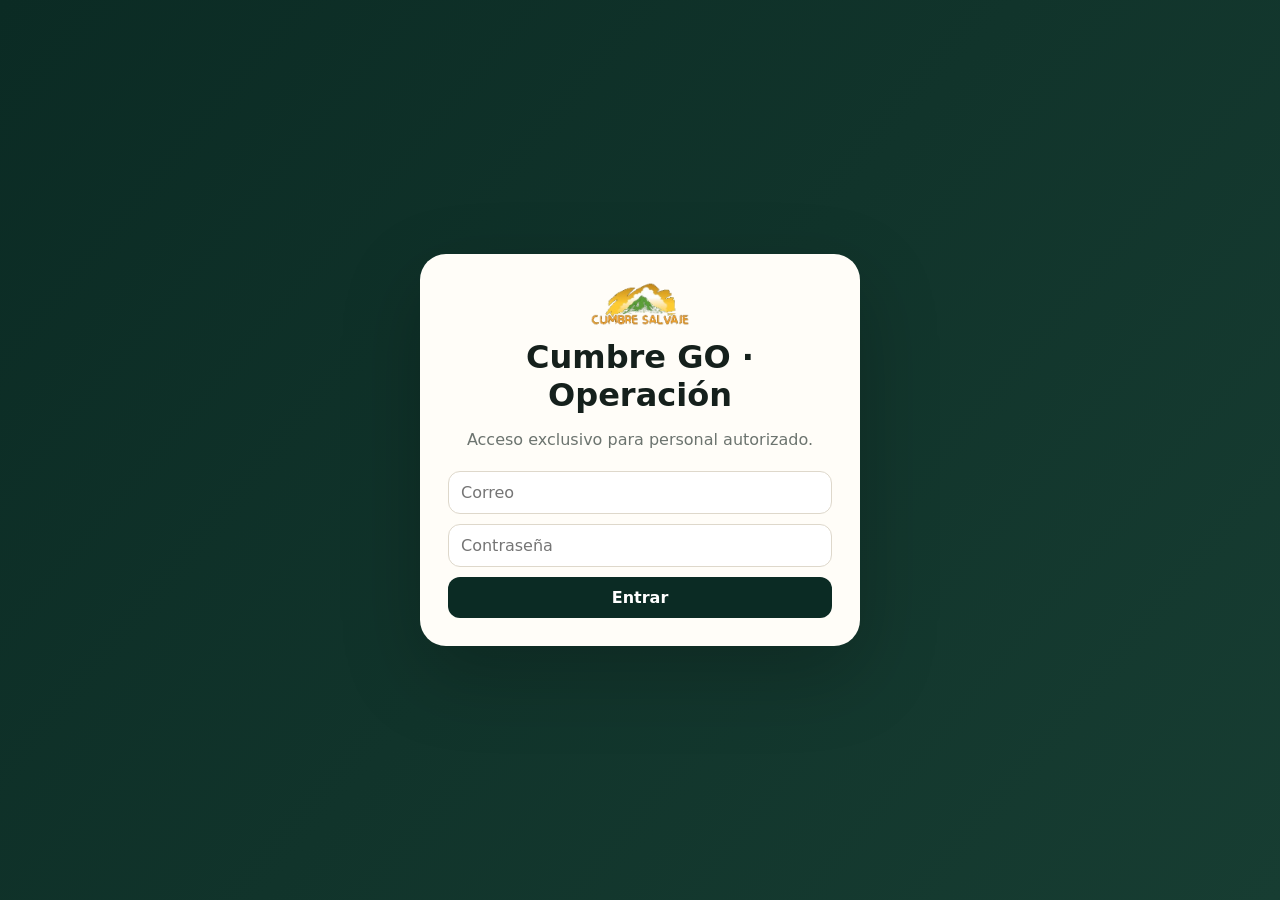
<file: admin.html>
<!doctype html>
<html lang="es">
<head>
<meta charset="utf-8">
<meta name="viewport" content="width=device-width,initial-scale=1">
<meta name="theme-color" content="#0B2B24">
<title>Cumbre GO · CRM</title>
<style>
:root{--ink:#15201c;--forest:#0b2b24;--forest2:#123f34;--paper:#f6f1e7;--card:#fffdf8;--line:#ded8cb;--orange:#f26a2e;--muted:#6c746f;--green:#2f765d;--red:#a33a2c;--amber:#9b681d;--blue:#315f80;--shadow:0 12px 30px rgba(15,32,25,.08)}
*{box-sizing:border-box}body{margin:0;font-family:Inter,ui-sans-serif,system-ui,-apple-system,BlinkMacSystemFont,"Segoe UI",sans-serif;background:var(--paper);color:var(--ink)}
button,input,select,textarea{font:inherit}.hidden{display:none!important}
.top{position:sticky;top:0;z-index:20;background:var(--forest);color:#fff;padding:14px 22px;display:flex;align-items:center;justify-content:space-between;gap:20px;box-shadow:0 2px 14px rgba(0,0,0,.12)}
.brand{display:flex;align-items:center;gap:12px}.brand img{width:54px;height:40px;object-fit:contain}.brand small{display:block;color:#f2a276;font-weight:800;letter-spacing:.12em;font-size:10px}.brand strong{font-size:22px}
.top-actions{display:flex;align-items:center;gap:10px;font-size:13px}.top a,.top button{color:#fff}.ghost{background:transparent;border:1px solid rgba(255,255,255,.25);border-radius:12px;padding:9px 12px;cursor:pointer}
.shell{max-width:1440px;margin:0 auto;padding:24px}.nav{display:flex;gap:8px;margin-bottom:20px;flex-wrap:wrap}.tab{border:1px solid var(--line);background:#fff8;border-radius:999px;padding:9px 15px;font-weight:800;cursor:pointer}.tab.active{background:var(--forest);border-color:var(--forest);color:white}
.metrics{display:grid;grid-template-columns:repeat(6,minmax(140px,1fr));gap:12px;margin-bottom:18px}.metric{background:var(--card);border:1px solid var(--line);border-radius:18px;padding:16px;box-shadow:var(--shadow)}.metric span{display:block;font-size:12px;color:var(--muted);font-weight:700}.metric b{display:block;font-size:25px;margin-top:7px}.metric.money b{font-size:20px}
.home-toolbar{display:flex;justify-content:space-between;align-items:center;gap:12px;margin-bottom:14px;flex-wrap:wrap}.home-toolbar .scope{display:flex;align-items:center;gap:8px}.home-toolbar select{min-width:210px}.home-kicker{font-size:11px;letter-spacing:.12em;text-transform:uppercase;color:var(--muted);font-weight:900}
.insights-grid{display:grid;grid-template-columns:1.2fr 1.2fr .8fr .8fr;gap:14px;margin-bottom:18px}.insight{background:var(--card);border:1px solid var(--line);border-radius:18px;padding:16px;box-shadow:var(--shadow);min-height:220px}.insight h3{font-size:14px;margin:0 0 14px}.insight-sub{font-size:11px;color:var(--muted);margin-top:-7px;margin-bottom:12px}
.funnel{display:flex;flex-direction:column;gap:8px}.funnel-row{display:grid;grid-template-columns:110px 1fr 34px;gap:8px;align-items:center;font-size:11px}.funnel-track{height:10px;background:#ece7dc;border-radius:999px;overflow:hidden}.funnel-fill{height:100%;background:linear-gradient(90deg,var(--forest2),var(--green));border-radius:999px}
.trend{display:flex;align-items:end;gap:6px;height:142px;padding-top:10px}.trend-col{flex:1;min-width:0;display:flex;flex-direction:column;align-items:center;justify-content:flex-end;height:100%;gap:5px}.trend-bar{width:100%;max-width:22px;min-height:3px;background:var(--orange);border-radius:6px 6px 2px 2px}.trend-col small{font-size:8px;color:var(--muted);white-space:nowrap}
.mix-wrap{display:grid;place-items:center;gap:12px}.donut{width:118px;height:118px;border-radius:50%;display:grid;place-items:center;position:relative}.donut:after{content:"";width:72px;height:72px;border-radius:50%;background:var(--card);position:absolute}.donut-center{position:relative;z-index:1;text-align:center}.donut-center b{font-size:22px;display:block}.donut-center span{font-size:10px;color:var(--muted)}.legend{width:100%;display:grid;gap:7px;font-size:11px}.legend div{display:flex;justify-content:space-between;gap:10px}
.health{display:grid;grid-template-columns:1fr 1fr;gap:9px}.health-item{border:1px solid var(--line);background:white;border-radius:13px;padding:11px}.health-item span{display:block;font-size:10px;color:var(--muted);font-weight:800}.health-item b{display:block;font-size:22px;margin-top:4px}.health-item.alert b{color:var(--red)}.health-item.warnish b{color:var(--amber)}

.grid{display:grid;grid-template-columns:minmax(380px,.9fr) minmax(520px,1.4fr);gap:18px}.panel{background:var(--card);border:1px solid var(--line);border-radius:22px;box-shadow:var(--shadow);overflow:hidden}.panel-head{padding:18px 20px;border-bottom:1px solid var(--line);display:flex;align-items:center;justify-content:space-between;gap:12px}.panel-head h2{font-size:18px;margin:0}.panel-body{padding:18px 20px}
.filters{display:grid;grid-template-columns:1fr 1fr;gap:8px;margin-bottom:10px}.filters #search{grid-column:1/-1}.field,select,textarea{width:100%;background:white;border:1px solid var(--line);border-radius:12px;padding:11px 12px;color:var(--ink)}textarea{min-height:82px;resize:vertical}.btn{border:0;background:var(--forest);color:white;font-weight:800;border-radius:12px;padding:11px 14px;cursor:pointer}.btn.secondary{background:#e8ede8;color:var(--forest)}.btn.orange{background:var(--orange)}.btn:disabled{opacity:.55;cursor:not-allowed}
.panel-title-wrap{display:flex;flex-direction:column;gap:3px}.result-count{font-size:11px;color:var(--muted);font-weight:800}.quick-filters{display:flex;gap:7px;flex-wrap:wrap;margin-top:12px}.quick-chip{border:1px solid var(--line);background:#fff;border-radius:999px;padding:7px 11px;font-size:11px;font-weight:800;color:var(--forest);cursor:pointer}.quick-chip.active{background:var(--forest);border-color:var(--forest);color:#fff}.quick-chip:hover{border-color:#b9c6bd}
.row-extra{display:flex;justify-content:space-between;gap:10px;align-items:center;margin-top:8px;font-size:11px;color:var(--muted)}.row-alert{color:var(--amber);font-weight:900}.row-overdue{color:var(--red);font-weight:900}.mobile-back{display:none}
.detail-contact{display:grid;grid-template-columns:repeat(3,minmax(0,1fr));gap:9px;margin-top:14px}.contact-item{background:#f6f4ed;border:1px solid var(--line);border-radius:13px;padding:11px}.contact-item span{display:block;font-size:9px;letter-spacing:.08em;text-transform:uppercase;color:var(--muted);font-weight:900}.contact-item b,.contact-item a{display:block;margin-top:5px;font-size:12px;color:var(--ink);text-decoration:none;overflow-wrap:anywhere}
.section{margin-top:16px;border:1px solid var(--line);border-radius:16px;padding:16px;background:#fff}.section h3{font-size:11px;text-transform:uppercase;letter-spacing:.11em;color:var(--muted);margin:0 0 12px}.attr-grid{display:grid;grid-template-columns:repeat(3,minmax(0,1fr));gap:9px}.attr-item{background:#f7f4ec;border-radius:12px;padding:11px}.attr-item span{display:block;font-size:9px;text-transform:uppercase;letter-spacing:.08em;color:var(--muted);font-weight:900}.attr-item b{display:block;font-size:12px;margin-top:5px;overflow-wrap:anywhere}
.list{display:flex;flex-direction:column;border-top:1px solid var(--line)}.row{padding:15px 18px;border-bottom:1px solid var(--line);cursor:pointer;background:transparent}.row:hover,.row.active{background:#eef2ed}.row-top,.row-meta{display:flex;justify-content:space-between;gap:10px;align-items:flex-start}.row-name{font-weight:900}.row-meta{font-size:12px;color:var(--muted);margin-top:6px}.amount{font-weight:900;white-space:nowrap}.badge{display:inline-flex;align-items:center;border-radius:999px;padding:5px 9px;font-size:11px;font-weight:900}.st-nuevo{background:#eef1ee;color:#345146}.st-contactado{background:#e9f1f7;color:#315f80}.st-cotizado{background:#edf3e4;color:#55743e}.st-esperando_pago{background:#fff0d9;color:#8b5b17}.st-reservado{background:#dff1e7;color:#246449}.st-completado{background:#e6ece9;color:#4b5a53}.st-no_concretado{background:#f5e5e1;color:#903f31}.prio-urgente{background:#f8dfda;color:#9b3326}.prio-revisar{background:#fff0d9;color:#8b5b17}
.empty{padding:46px;text-align:center;color:var(--muted)}.detail-title{display:flex;align-items:center;justify-content:space-between;gap:12px}.detail-title h1{font-size:26px;margin:4px 0}.folio{font-size:12px;color:var(--muted);font-weight:800}.cards2{display:grid;grid-template-columns:repeat(2,minmax(0,1fr));gap:10px;margin:16px 0}.mini{border:1px solid var(--line);border-radius:14px;padding:12px;background:#fff}.mini label{display:block;font-size:10px;letter-spacing:.09em;text-transform:uppercase;color:var(--muted);font-weight:900}.mini div{margin-top:5px;font-weight:800}.service{display:flex;justify-content:space-between;gap:16px;border-top:1px solid var(--line);padding:10px 0}.service:first-child{border-top:0}.service strong{display:block}.service small{color:var(--muted)}
.actions{display:flex;gap:8px;flex-wrap:wrap;margin:14px 0}.linkbtn{display:inline-block;text-decoration:none;background:#e8ede8;color:var(--forest);font-weight:900;padding:10px 13px;border-radius:12px}
.form-grid{display:grid;grid-template-columns:repeat(2,minmax(0,1fr));gap:10px}.form-grid .full{grid-column:1/-1}.label{font-size:11px;color:var(--muted);font-weight:800;margin-bottom:5px;display:block}.timeline{display:flex;flex-direction:column;gap:10px}.event{border-left:3px solid #c8d3cc;padding:6px 0 6px 12px}.event b{font-size:13px}.event small{display:block;color:var(--muted);margin-top:3px}
.analytics-toolbar{display:flex;justify-content:space-between;align-items:center;gap:12px;flex-wrap:wrap;margin-bottom:16px}.analytics-toolbar .scope{display:flex;align-items:center;gap:8px}.analytics-toolbar select{min-width:210px}.analytics-grid{display:grid;grid-template-columns:1fr 1fr;gap:16px}.analytics-card{background:var(--card);border:1px solid var(--line);border-radius:18px;padding:17px;box-shadow:var(--shadow)}.analytics-card h3{margin:0 0 6px;font-size:15px}.analytics-card p{margin:0 0 14px;font-size:11px;color:var(--muted)}.bar-list{display:flex;flex-direction:column;gap:10px}.bar-row{display:grid;grid-template-columns:130px 1fr auto;gap:10px;align-items:center;font-size:11px}.bar-track{height:10px;background:#ece7dc;border-radius:999px;overflow:hidden}.bar-fill{height:100%;background:linear-gradient(90deg,var(--orange),#f29a5b);border-radius:999px}.bar-fill.green{background:linear-gradient(90deg,var(--forest2),var(--green))}.analytics-table{width:100%;border-collapse:collapse;font-size:12px}.analytics-table th,.analytics-table td{text-align:left;padding:10px 8px;border-bottom:1px solid var(--line)}.analytics-table th{font-size:10px;text-transform:uppercase;letter-spacing:.08em;color:var(--muted)}.analytics-table td:last-child,.analytics-table th:last-child{text-align:right}.analytics-kpis{display:grid;grid-template-columns:repeat(4,1fr);gap:12px;margin-bottom:16px}.analytics-kpi{background:var(--card);border:1px solid var(--line);border-radius:16px;padding:14px}.analytics-kpi span{display:block;color:var(--muted);font-size:10px;font-weight:800;text-transform:uppercase;letter-spacing:.08em}.analytics-kpi b{display:block;font-size:22px;margin-top:6px}
@media(max-width:1100px){.analytics-grid{grid-template-columns:1fr}.analytics-kpis{grid-template-columns:repeat(2,1fr)}}
@media(max-width:720px){.analytics-toolbar{align-items:stretch}.analytics-toolbar .scope{width:100%;flex-direction:column;align-items:stretch}.analytics-toolbar select{min-width:0}.analytics-kpis{grid-template-columns:1fr 1fr}.bar-row{grid-template-columns:92px 1fr auto}.analytics-table{font-size:11px}.analytics-card{overflow-x:auto}}
.agenda-toolbar{display:flex;gap:8px;align-items:end;flex-wrap:wrap}.agenda-toolbar>div{min-width:155px}.agenda-toolbar .agenda-scope{margin-left:auto;min-width:205px}.agenda-presets{display:flex;gap:7px;flex-wrap:wrap;margin-top:12px}.agenda-chip{border:1px solid var(--line);background:#fff;border-radius:999px;padding:7px 11px;font-size:11px;font-weight:800;color:var(--forest);cursor:pointer}.agenda-chip.active{background:var(--forest);border-color:var(--forest);color:#fff}.agenda-split{display:grid;grid-template-columns:1.35fr .85fr;gap:16px;margin-top:18px}.agenda-column{border:1px solid var(--line);border-radius:18px;background:#fbf8f1;overflow:hidden}.agenda-column-head{padding:15px 17px;border-bottom:1px solid var(--line);display:flex;align-items:flex-start;justify-content:space-between;gap:10px}.agenda-column-head h3{margin:0;font-size:15px}.agenda-column-head p{margin:4px 0 0;color:var(--muted);font-size:11px;line-height:1.4}.agenda-day{padding:0 14px;margin:18px 0}.agenda-day h3{font-size:12px;color:var(--muted);text-transform:uppercase;letter-spacing:.08em;margin:0 0 9px}.agenda-card{border:1px solid var(--line);border-radius:16px;padding:14px;margin:9px 0;background:white;display:grid;grid-template-columns:92px minmax(170px,1.2fr) minmax(120px,.8fr) minmax(110px,.7fr);gap:12px;align-items:center}.agenda-card .time{font-weight:900;font-size:18px}.agenda-card small{color:var(--muted)}.agenda-tentative{padding:12px}.tentative-card{border:1px solid var(--line);border-radius:15px;padding:13px;background:white;margin-bottom:9px;cursor:pointer}.tentative-card:hover{background:#eef2ed}.tentative-top{display:flex;justify-content:space-between;gap:10px;align-items:flex-start}.tentative-name{font-weight:900}.tentative-date{font-size:12px;color:var(--muted);margin-top:5px}.tentative-meta{display:flex;justify-content:space-between;gap:10px;font-size:11px;color:var(--muted);margin-top:8px}.agenda-empty{padding:42px 20px;text-align:center;color:var(--muted)}.agenda-empty b{display:block;color:var(--forest);font-size:15px;margin-bottom:5px}.agenda-empty span{font-size:12px;line-height:1.5}.agenda-count{font-size:11px;color:var(--muted);font-weight:800;white-space:nowrap}.warn{color:var(--red);font-weight:900;font-size:12px}
.login{min-height:100vh;background:linear-gradient(130deg,var(--forest),#173d32);display:grid;place-items:center;padding:20px}.login-card{width:min(440px,100%);background:var(--card);border-radius:26px;padding:28px;box-shadow:0 28px 80px rgba(0,0,0,.22)}.login-card img{width:100px;display:block;margin:0 auto 12px}.login-card h1{margin:4px 0 8px;text-align:center}.login-card p{text-align:center;color:var(--muted);margin-bottom:22px}.login-card .field{margin-bottom:10px}.error{background:#f8e3df;color:#8e362b;border-radius:12px;padding:10px 12px;font-size:13px;margin:10px 0}.notice{background:#edf3e4;color:#48633a;border-radius:12px;padding:10px 12px;font-size:13px;margin:10px 0}
@media(max-width:1100px){.metrics{grid-template-columns:repeat(3,1fr)}.insights-grid{grid-template-columns:1fr 1fr}.grid{grid-template-columns:1fr}.requests-grid{grid-template-columns:1fr}.agenda-split{grid-template-columns:1fr}.agenda-card{grid-template-columns:80px 1fr 1fr}}
@media(max-width:720px){.shell{padding:14px}.top{padding:12px 14px}.brand strong{font-size:18px}.top-actions span{display:none}.metrics{grid-template-columns:repeat(2,1fr)}.insights-grid{grid-template-columns:1fr}.home-toolbar{align-items:stretch}.home-toolbar .scope{width:100%;flex-direction:column;align-items:stretch}.home-toolbar select{min-width:0}.filters,.form-grid,.cards2,.detail-contact,.attr-grid{grid-template-columns:1fr}.form-grid .full{grid-column:auto}.agenda-card{grid-template-columns:1fr}.grid{display:block}.panel{margin-bottom:14px}.detail-title{align-items:flex-start;flex-direction:column}.requests-grid:not(.detail-open) #requestDetailPanel{display:none}.requests-grid.detail-open #requestListPanel{display:none}.requests-grid.detail-open #requestDetailPanel{display:block}.mobile-back{display:inline-flex}.quick-filters{overflow-x:auto;flex-wrap:nowrap;padding-bottom:2px}.quick-chip{white-space:nowrap}.row-extra{align-items:flex-start;flex-direction:column}.panel-head{padding:15px 16px}.panel-body{padding:16px}.top-actions a{display:none}.agenda-toolbar{display:grid;grid-template-columns:1fr 1fr;width:100%}.agenda-toolbar>div,.agenda-toolbar .agenda-scope{min-width:0;margin:0}.agenda-toolbar .agenda-scope,.agenda-toolbar #loadAgenda{grid-column:1/-1}.agenda-presets{overflow-x:auto;flex-wrap:nowrap;padding-bottom:2px}.agenda-chip{white-space:nowrap}.agenda-card{grid-template-columns:1fr;gap:8px}.agenda-card .time{font-size:16px}.agenda-column-head{padding:14px}.tentative-meta{flex-direction:column;gap:4px}}
</style>
</head>
<body>
<div id="login" class="login">
  <div class="login-card">
    <img src="img/logo-cumbre-transparente.png" alt="Cumbre Salvaje">
    <h1>Cumbre GO · Operación</h1>
    <p>Acceso exclusivo para personal autorizado.</p>
    <input id="email" class="field" type="email" placeholder="Correo">
    <input id="password" class="field" type="password" placeholder="Contraseña">
    <button id="loginBtn" class="btn" style="width:100%">Entrar</button>
    <div id="loginMsg"></div>
  </div>
</div>

<div id="app" class="hidden">
<header class="top">
  <div class="brand"><img src="img/logo-cumbre-transparente.png" alt=""><div><small>CUMBRE GO · EQUIPO</small><strong>Operación comercial</strong></div></div>
  <div class="top-actions"><a href="/" style="text-decoration:none;font-weight:800">Ver Cumbre GO</a><span id="staffName"></span><button id="logoutBtn" class="ghost">Salir</button></div>
</header>
<main class="shell">
  <div class="nav">
    <button class="tab active" data-view="inicio">Inicio</button>
    <button class="tab" data-view="solicitudes">Solicitudes</button>
    <button class="tab" data-view="agenda">Agenda</button>
    <button class="tab" data-view="analitica">Analítica</button>
  </div>

  <section id="view-inicio">
    <div class="home-toolbar">
      <div>
        <div class="home-kicker">Dashboard comercial</div>
        <div style="font-size:22px;font-weight:900;margin-top:3px">Pulso de ventas y operación</div>
      </div>
      <div class="scope">
        <label class="label" for="homeScope" style="margin:0">Vista</label>
        <select id="homeScope"><option value="operacion">Operación real</option><option value="incluir">Incluir QA / demo</option></select>
      </div>
    </div>
    <div class="metrics" id="metrics"></div>
    <div class="insights-grid">
      <div class="insight"><h3>Embudo comercial</h3><div class="insight-sub">Estado actual de los leads</div><div id="homeFunnel" class="funnel"></div></div>
      <div class="insight"><h3>Solicitudes · 14 días</h3><div class="insight-sub">Ritmo de entrada de nuevos leads</div><div id="homeTrend" class="trend"></div></div>
      <div class="insight"><h3>Mix de negocio</h3><div class="insight-sub">Normal vs grupal</div><div id="homeMix"></div></div>
      <div class="insight"><h3>Salud comercial</h3><div class="insight-sub">Qué requiere acción</div><div id="homeHealth" class="health"></div></div>
    </div>
    <div class="grid">
      <div class="panel">
        <div class="panel-head"><h2>Prioridades de hoy</h2><button class="btn secondary" id="refreshHome">Actualizar</button></div>
        <div id="priorityList" class="list"></div>
      </div>
      <div class="panel">
        <div class="panel-head"><h2>Resumen operativo</h2></div>
        <div class="panel-body" id="homeSummary"></div>
      </div>
    </div>
  </section>

  <section id="view-solicitudes" class="hidden">
    <div class="grid requests-grid" id="requestsGrid">
      <div class="panel" id="requestListPanel">
        <div class="panel-head"><div class="panel-title-wrap"><h2>Bandeja comercial</h2><span class="result-count" id="requestCount">0 resultados</span></div><button class="btn secondary" id="refreshList">Actualizar</button></div>
        <div class="panel-body">
          <div class="filters">
            <input id="search" class="field" placeholder="Nombre, folio, teléfono">
            <select id="estadoFilter"><option value="">Todos los estados</option></select>
            <select id="tipoFilter"><option value="">Normal y grupal</option><option value="normal">Normal</option><option value="grupal">Grupal</option></select>
          </div>
          <div style="display:grid;grid-template-columns:1fr 1fr;gap:10px;margin-bottom:10px">
            <select id="prioridadFilter"><option value="">Todas las prioridades</option><option value="normal">Normal</option><option value="revisar">Revisar</option><option value="urgente">Urgente</option></select>
            <select id="qaFilter"><option value="operacion">Solo operación real</option><option value="incluir">Incluir QA / pruebas</option></select>
          </div>
          <div class="quick-filters" id="quickFilters" aria-label="Filtros rápidos">
            <button class="quick-chip active" data-quick="">Todos</button>
            <button class="quick-chip" data-quick="nuevo">Nuevos</button>
            <button class="quick-chip" data-quick="urgente">Urgentes</button>
            <button class="quick-chip" data-quick="sin_accion">Sin siguiente acción</button>
            <button class="quick-chip" data-quick="hoy">Ingresaron hoy</button>
          </div>
        </div>
        <div id="requestList" class="list"></div>
      </div>
      <div class="panel" id="requestDetailPanel">
        <div class="panel-head"><h2>Detalle del lead</h2><div style="display:flex;gap:8px"><button class="btn secondary mobile-back" id="mobileBack">← Volver</button><button class="btn secondary hidden" id="reloadDetail">Recargar detalle</button></div></div>
        <div id="detail" class="panel-body"><div class="empty">Selecciona una solicitud para trabajarla.</div></div>
      </div>
    </div>
  </section>

  <section id="view-agenda" class="hidden">
    <div class="panel">
      <div class="panel-head">
        <div class="panel-title-wrap"><h2>Agenda V2</h2><span class="result-count">Reservas confirmadas y fechas tentativas</span></div>
      </div>
      <div class="panel-body">
        <div class="agenda-toolbar">
          <div><label class="label">Desde</label><input type="date" id="agendaStart" class="field"></div>
          <div><label class="label">Hasta</label><input type="date" id="agendaEnd" class="field"></div>
          <button class="btn" id="loadAgenda">Actualizar agenda</button>
          <div class="agenda-scope"><label class="label">Vista</label><select id="agendaScope"><option value="operacion">Operación real</option><option value="incluir">Incluir QA / demo</option></select></div>
        </div>
        <div class="agenda-presets" id="agendaPresets">
          <button class="agenda-chip active" data-range="7">Próximos 7 días</button>
          <button class="agenda-chip" data-range="14">14 días</button>
          <button class="agenda-chip" data-range="30">30 días</button>
          <button class="agenda-chip" data-range="month">Este mes</button>
        </div>
        <div class="metrics" id="agendaMetrics" style="margin-top:16px"></div>
        <div class="agenda-split">
          <div class="agenda-column">
            <div class="agenda-column-head"><div><h3>Reservas confirmadas</h3><p>Solo compromisos confirmados por operación.</p></div><span id="agendaConfirmedCount" class="agenda-count">0 reservas</span></div>
            <div id="agendaRows"></div>
          </div>
          <div class="agenda-column">
            <div class="agenda-column-head"><div><h3>Fechas tentativas</h3><p>Leads con fecha definida que aún no son reserva.</p></div><span id="agendaTentativeCount" class="agenda-count">0 leads</span></div>
            <div id="agendaTentative" class="agenda-tentative"></div>
          </div>
        </div>
      </div>
    </div>
  </section>

  <section id="view-analitica" class="hidden">
    <div class="analytics-toolbar">
      <div>
        <div class="home-kicker">Marketing y atribución</div>
        <div style="font-size:22px;font-weight:900;margin-top:3px">De dónde vienen los leads y qué están pidiendo</div>
      </div>
      <div class="scope">
        <label class="label" for="analyticsScope" style="margin:0">Vista</label>
        <select id="analyticsScope"><option value="operacion">Operación real</option><option value="incluir">Incluir QA / demo</option></select>
      </div>
    </div>
    <div id="analyticsKpis" class="analytics-kpis"></div>
    <div class="analytics-grid">
      <div class="analytics-card">
        <h3>Fuentes de leads</h3>
        <p>Último punto de origen atribuido al lead.</p>
        <div id="analyticsSources" class="bar-list"></div>
      </div>
      <div class="analytics-card">
        <h3>Campañas</h3>
        <p>Campañas UTM asociadas a las solicitudes.</p>
        <div id="analyticsCampaigns" class="bar-list"></div>
      </div>
      <div class="analytics-card">
        <h3>Top experiencias solicitadas</h3>
        <p>Basado en cotizaciones enlazadas al CRM.</p>
        <div id="analyticsActivities"></div>
      </div>
      <div class="analytics-card">
        <h3>CTA que generó el lead</h3>
        <p>Contenido/CTA del último toque atribuido.</p>
        <div id="analyticsCtas" class="bar-list"></div>
      </div>
    </div>
  </section>
</main>
</div>

<script>
const SUPABASE_URL='https://xnztlanptbdgpdjhbnzv.supabase.co';
const SUPABASE_KEY='sb_publishable_JcKnBtzboji75Em1M0wa8w_3_fb0LB3';
const STATES=['nuevo','contactado','cotizado','esperando_pago','reservado','completado','no_concretado'];
const STATE_LABEL={nuevo:'Nuevo',contactado:'Contactado',cotizado:'Cotizado',esperando_pago:'Esperando pago',reservado:'Reservado',completado:'Completado',no_concretado:'No concretado'};
let token=null, refreshToken=null, currentUser=null, rows=[], selectedId=null, selectedDetail=null, quickListFilter='', opsHealth=null;

function esc(v){return String(v??'').replace(/[&<>"']/g,m=>({'&':'&amp;','<':'&lt;','>':'&gt;','"':'&quot;',"'":'&#39;'}[m]))}
function money(v){return new Intl.NumberFormat('es-MX',{style:'currency',currency:'MXN',maximumFractionDigits:0}).format(Number(v||0))}
function amountLabel(v,isGroup){return v==null&&isGroup?'Cotización personalizada':money(v)}
function pendingBalanceLabel(s,o){
  const hasKnownTotal=o.total_validado_mxn!=null||s.estimado_cliente_mxn!=null;
  return hasKnownTotal?money(o.saldo_pendiente_mxn):'Por definir';
}
const GROUP_LABEL={escuela_colegio:'Escuela / Colegio',empresa_equipo:'Empresa / Equipo',familia_amigos:'Familia / Amigos',asociacion_grupo:'Asociación / Grupo',otro:'Otro'};
const NEED_LABEL={cotizador_normal:'Elegir actividades y conocer precio',organizar_grupo:'Organizar visita completa',propuesta_personalizada:'Propuesta personalizada',no_seguro:'Por definir'};
function stayLabel(v){return v==='noche'?'Con noche':v==='dia'?'Visita de día':'Por definir'}
function dateMx(v){if(!v)return 'Fecha por definir';const d=new Date(v+'T12:00:00');return d.toLocaleDateString('es-MX',{day:'numeric',month:'short',year:'numeric'})}
function dt(v){if(!v)return '—';return new Date(v).toLocaleString('es-MX',{dateStyle:'medium',timeStyle:'short'})}
function dtLocalInput(v){if(!v)return '';const d=new Date(v),p=n=>String(n).padStart(2,'0');return d.getFullYear()+'-'+p(d.getMonth()+1)+'-'+p(d.getDate())+'T'+p(d.getHours())+':'+p(d.getMinutes())}
function stateBadge(s){return '<span class="badge st-'+esc(s)+'">'+esc(STATE_LABEL[s]||s)+'</span>'}
function priorityBadge(p){if(!p||p==='normal')return '';return '<span class="badge prio-'+esc(p)+'">'+(p==='urgente'?'Urgente':'Revisar')+'</span>'}
function uuid(){return crypto.randomUUID?crypto.randomUUID():([1e7]+-1e3+-4e3+-8e3+-1e11).replace(/[018]/g,c=>(c^crypto.getRandomValues(new Uint8Array(1))[0]&15>>c/4).toString(16))}
function todayISO(){const d=new Date();const y=d.getFullYear(),m=String(d.getMonth()+1).padStart(2,'0'),day=String(d.getDate()).padStart(2,'0');return y+'-'+m+'-'+day}
function plusDays(iso,n){const d=new Date(iso+'T12:00:00');d.setDate(d.getDate()+n);return d.toISOString().slice(0,10)}

async function auth(path,body){
  const r=await fetch(SUPABASE_URL+'/auth/v1/'+path,{method:'POST',headers:{'Content-Type':'application/json','apikey':SUPABASE_KEY},body:JSON.stringify(body)});
  const data=await r.json().catch(()=>({}));
  if(!r.ok)throw new Error(data.msg||data.message||'No fue posible iniciar sesión.');
  return data;
}
async function rpc(name,payload={}){
  const r=await fetch(SUPABASE_URL+'/rest/v1/rpc/'+name,{method:'POST',headers:{'Content-Type':'application/json','apikey':SUPABASE_KEY,'Authorization':'Bearer '+token},body:JSON.stringify(payload)});
  const text=await r.text();
  if(r.status===401&&refreshToken){await refreshSession();return rpc(name,payload)}
  if(!r.ok){let msg=text;try{msg=JSON.parse(text).message||text}catch(_){}throw new Error(msg)}
  return text?JSON.parse(text):null;
}
async function refreshSession(){
  const data=await auth('token?grant_type=refresh_token',{refresh_token:refreshToken});
  saveSession(data);
}
function saveSession(data){token=data.access_token;refreshToken=data.refresh_token;currentUser=data.user||currentUser;localStorage.setItem('cumbre_crm_session',JSON.stringify({access_token:token,refresh_token:refreshToken,user:currentUser}))}
function clearSession(){token=refreshToken=currentUser=null;localStorage.removeItem('cumbre_crm_session')}
function restore(){try{const s=JSON.parse(localStorage.getItem('cumbre_crm_session')||'null');if(s){token=s.access_token;refreshToken=s.refresh_token;currentUser=s.user;return true}}catch(_){}return false}

async function boot(){
  try{
    const access=await rpc('cumbre_crm_access',{});
    document.getElementById('staffName').textContent=access.nombre||'Personal';
    document.getElementById('login').classList.add('hidden');document.getElementById('app').classList.remove('hidden');
    await loadHome();
  }catch(e){clearSession();document.getElementById('login').classList.remove('hidden');document.getElementById('app').classList.add('hidden')}
}
async function login(){
  const b=document.getElementById('loginBtn');b.disabled=true;document.getElementById('loginMsg').innerHTML='';
  try{const data=await auth('token?grant_type=password',{email:document.getElementById('email').value.trim(),password:document.getElementById('password').value});saveSession(data);await boot()}
  catch(e){document.getElementById('loginMsg').innerHTML='<div class="error">'+esc(e.message)+'</div>'}
  finally{b.disabled=false}
}

function metricsHtml(m){
  return [
    ['Solicitudes nuevas',m.solicitudes_nuevas||0,''],
    ['Necesitan atención',m.necesitan_atencion||0,''],
    ['Esperando pago',m.esperando_pago||0,''],
    ['Reservadas',m.reservadas||0,''],
    ['Pipeline potencial',money(m.pipeline_potencial_mxn),'money'],
    ['Saldo por cobrar',money(m.saldo_por_cobrar_mxn),'money']
  ].map(x=>'<div class="metric '+x[2]+'"><span>'+x[0]+'</span><b>'+x[1]+'</b></div>').join('');
}
function sameLocalDay(value,date=new Date()){if(!value)return false;const d=new Date(value);return d.getFullYear()===date.getFullYear()&&d.getMonth()===date.getMonth()&&d.getDate()===date.getDate()}
function applyQuickFilter(list){
  const now=Date.now();
  if(quickListFilter==='nuevo')return list.filter(r=>r.estado_comercial==='nuevo');
  if(quickListFilter==='urgente')return list.filter(r=>r.prioridad==='urgente'&&openLead(r));
  if(quickListFilter==='sin_accion')return list.filter(r=>openLead(r)&&!String(r.proxima_accion||'').trim());
  if(quickListFilter==='hoy')return list.filter(r=>sameLocalDay(r.created_at));
  return list;
}
function rowHtml(r){
  const overdue=openLead(r)&&r.proximo_seguimiento_at&&new Date(r.proximo_seguimiento_at).getTime()<Date.now();
  const noAction=openLead(r)&&!String(r.proxima_accion||'').trim();
  return '<div class="row '+(r.id===selectedId?'active':'')+'" data-id="'+r.id+'">'+
    '<div class="row-top"><div><div class="row-name">'+esc(r.nombre)+(r.es_qa?' <span class="badge" style="background:#fff1df;color:#80571a">QA</span>':'')+'</div><div style="margin-top:5px">'+stateBadge(r.estado_comercial)+' '+priorityBadge(r.prioridad)+'</div></div><div class="amount">'+amountLabel(r.total_validado_mxn??r.estimado_cliente_mxn,r.flujo==='grupal')+'</div></div>'+
    '<div class="row-meta"><span>'+esc(r.folio)+' · '+dateMx(r.fecha_visita)+' · '+esc(r.visitantes_total)+' visitantes</span><span>'+esc(r.flujo==='grupal'?'Grupo':'Normal')+'</span></div>'+
    (r.proxima_accion?'<div style="margin-top:8px;font-size:12px"><b>Siguiente:</b> '+esc(r.proxima_accion)+'</div>':'')+
    '<div class="row-extra"><span>Ingresó '+esc(dt(r.created_at))+'</span>'+(overdue?'<span class="row-overdue">Seguimiento vencido</span>':noAction?'<span class="row-alert">Sin siguiente acción</span>':'<span>En seguimiento</span>')+'</div>'+
  '</div>';
}
function openRequest(id){
  if(document.getElementById('view-solicitudes').classList.contains('hidden'))showView('solicitudes');
  document.getElementById('requestsGrid')?.classList.add('detail-open');
  loadDetail(id);
}
function bindRows(root){root.querySelectorAll('.row').forEach(el=>el.onclick=()=>openRequest(el.dataset.id))}

function openLead(r){return !['completado','no_concretado'].includes(r.estado_comercial)}
function renderHomeInsights(list){
  const funnelStates=['nuevo','contactado','cotizado','esperando_pago','reservado','completado'];
  const counts=Object.fromEntries(funnelStates.map(s=>[s,list.filter(r=>r.estado_comercial===s).length]));
  const max=Math.max(1,...Object.values(counts));
  document.getElementById('homeFunnel').innerHTML=funnelStates.map(s=>
    '<div class="funnel-row"><span>'+esc(STATE_LABEL[s])+'</span><div class="funnel-track"><div class="funnel-fill" style="width:'+Math.round(counts[s]/max*100)+'%"></div></div><b>'+counts[s]+'</b></div>'
  ).join('');

  const now=new Date(),days=[];
  for(let i=13;i>=0;i--){const d=new Date(now);d.setHours(0,0,0,0);d.setDate(d.getDate()-i);days.push(d)}
  const daily=days.map(d=>list.filter(r=>{const x=new Date(r.created_at);return x.getFullYear()===d.getFullYear()&&x.getMonth()===d.getMonth()&&x.getDate()===d.getDate()}).length);
  const maxDay=Math.max(1,...daily);
  document.getElementById('homeTrend').innerHTML=days.map((d,i)=>
    '<div class="trend-col" title="'+d.toLocaleDateString('es-MX')+': '+daily[i]+'"><div class="trend-bar" style="height:'+Math.max(3,Math.round(daily[i]/maxDay*112))+'px"></div><small>'+(i%2===0?d.getDate():'')+'</small></div>'
  ).join('');

  const normal=list.filter(r=>r.flujo==='normal').length,group=list.filter(r=>r.flujo==='grupal').length,total=Math.max(1,normal+group);
  const normalPct=Math.round(normal/total*100);
  document.getElementById('homeMix').innerHTML=
    '<div class="mix-wrap"><div class="donut" style="background:conic-gradient(var(--orange) 0 '+normalPct+'%, var(--forest2) '+normalPct+'% 100%)"><div class="donut-center"><b>'+list.length+'</b><span>leads</span></div></div>'+
    '<div class="legend"><div><span>Normal</span><b>'+normal+'</b></div><div><span>Grupal</span><b>'+group+'</b></div></div></div>';

  const nowMs=Date.now();
  const urgent=list.filter(r=>openLead(r)&&r.prioridad==='urgente').length;
  const overdue=list.filter(r=>openLead(r)&&r.proximo_seguimiento_at&&new Date(r.proximo_seguimiento_at).getTime()<nowMs).length;
  const noAction=list.filter(r=>openLead(r)&&!String(r.proxima_accion||'').trim()).length;
  const visitors=list.filter(openLead).reduce((a,r)=>a+Number(r.visitantes_total||0),0);
  document.getElementById('homeHealth').innerHTML=
    '<div class="health-item alert"><span>Urgentes</span><b>'+urgent+'</b></div>'+
    '<div class="health-item warnish"><span>Seguimientos vencidos</span><b>'+overdue+'</b></div>'+
    '<div class="health-item"><span>Sin siguiente acción</span><b>'+noAction+'</b></div>'+
    '<div class="health-item"><span>Visitantes en pipeline</span><b>'+visitors+'</b></div>';
}

async function loadHome(){
  const includeQA=document.getElementById('homeScope')?.value==='incluir';
  const [data,health]=await Promise.all([
    rpc('cumbre_crm_list_v3',{p_search:'',p_estado:'',p_tipo:'',p_prioridad:'',p_incluir_qa:includeQA,p_offset:0}),
    rpc('cumbre_ops_health_v1',{})
  ]);
  opsHealth=health||null;
  rows=data.rows||[];
  document.getElementById('metrics').innerHTML=metricsHtml(data.metrics||{});
  renderHomeInsights(rows);
  const pri=[...rows].sort((a,b)=>{
    const score=x=>(x.prioridad==='urgente'?0:x.prioridad==='revisar'?1:x.estado_comercial==='nuevo'?2:x.proximo_seguimiento_at&&new Date(x.proximo_seguimiento_at)<=new Date()?3:4);
    return score(a)-score(b)||new Date(b.created_at)-new Date(a.created_at)
  }).slice(0,8);
  document.getElementById('priorityList').innerHTML=pri.length?pri.map(rowHtml).join(''):'<div class="empty">No hay pendientes prioritarios.</div>';
  bindRows(document.getElementById('priorityList'));
  const m=data.metrics||{};
  const hs=opsHealth?.summary||{};
  const hx=opsHealth?.exceptions||[];
  const critical=hx.filter(x=>x.severity==='critical');
  const warnings=hx.filter(x=>x.severity==='warning');
  const healthHtml=
    '<div class="section" style="margin-top:14px"><h3>Salud operativa</h3>'+
      '<div class="cards2">'+
        '<div class="mini"><label>Hospedaje sin booking</label><div>'+esc(hs.lodging_without_booking||0)+'</div></div>'+
        '<div class="mini"><label>Correos sin cierre</label><div>'+esc(hs.confirmation_email_not_closed||0)+'</div></div>'+
        '<div class="mini"><label>Correos estancados</label><div>'+esc(hs.email_queue_stale||0)+'</div></div>'+
        '<div class="mini"><label>Fallos de correo</label><div>'+esc(hs.email_failed||0)+'</div></div>'+
      '</div>'+
      (critical.length?'<div class="error"><b>'+critical.length+' incidencia(s) crítica(s)</b><br>'+critical.slice(0,3).map(x=>esc(x.folio)+': '+esc(x.detail)).join('<br>')+'</div>':'')+
      (warnings.length?'<div class="notice"><b>'+warnings.length+' advertencia(s)</b><br>'+warnings.slice(0,5).map(x=>esc(x.folio)+': '+esc(x.detail)).join('<br>')+'</div>':'')+
      (!critical.length&&!warnings.length?'<div class="notice"><b>Sin excepciones operativas activas.</b></div>':'')+
    '</div>';
  document.getElementById('homeSummary').innerHTML=
    '<div class="cards2">'+
    '<div class="mini"><label>Leads abiertos</label><div>'+((m.solicitudes_nuevas||0)+(m.esperando_pago||0))+'</div></div>'+
    '<div class="mini"><label>Dinero potencial</label><div>'+money(m.pipeline_potencial_mxn)+'</div></div>'+
    '</div><p style="color:var(--muted);line-height:1.55">La prioridad es trabajar cada lead hasta definir una siguiente acción. “Reservado” solo debe usarse cuando administración haya confirmado la reserva; el anticipo pagado es dinero realmente validado, no intención del cliente.</p>'+
    '<div class="notice" style="margin-top:12px">Vista actual: <b>'+(includeQA?'Operación + QA/demo':'Solo operación real')+'</b>. Las pruebas pueden incluirse para validar el sistema sin mezclarlas con resultados reales.</div>'+
    healthHtml;
}
async function loadList(){
  const includeQA=document.getElementById('qaFilter').value==='incluir';
  const data=await rpc('cumbre_crm_list_v3',{p_search:document.getElementById('search').value.trim(),p_estado:document.getElementById('estadoFilter').value,p_tipo:document.getElementById('tipoFilter').value,p_prioridad:document.getElementById('prioridadFilter').value,p_incluir_qa:includeQA,p_offset:0});
  const fetched=data.rows||[];
  rows=applyQuickFilter(fetched);
  document.getElementById('requestCount').textContent=rows.length+' '+(rows.length===1?'resultado':'resultados');
  document.getElementById('requestList').innerHTML=rows.length?rows.map(rowHtml).join(''):'<div class="empty">No encontramos solicitudes con estos filtros.</div>';
  bindRows(document.getElementById('requestList'));
}
async function loadDetail(id){
  selectedId=id;document.getElementById('detail').innerHTML='<div class="empty">Cargando…</div>';document.getElementById('reloadDetail').classList.remove('hidden');
  try{
    const [detail,bookingContext]=await Promise.all([
      rpc('cumbre_crm_detail_v2',{p_id:id}),
      rpc('cumbre_booking_context_v1',{p_solicitud_id:id})
    ]);
    selectedDetail={...detail,bookingContext};
    renderDetail(selectedDetail);
    document.querySelectorAll('.row').forEach(r=>r.classList.toggle('active',r.dataset.id===id));
  }
  catch(e){document.getElementById('detail').innerHTML='<div class="error">'+esc(e.message)+'</div>'}
}
function groupClientNotesHtml(s){
  if(s.flujo!=='grupal')return '';
  const notes=s.notas_cliente&&typeof s.notas_cliente==='object'?s.notas_cliente:{};
  const code=typeof notes.promo_code==='string'?notes.promo_code.slice(0,40):'';
  const message=typeof notes.message==='string'?notes.message:'';
  if(!code&&!message)return '';
  return '<div class="section"><h3>Solicitud del grupo</h3>'+
    (code?'<div class="notice"><b>Promoción solicitada: '+esc(code)+'</b><br>Pendiente de validación administrativa. No representa un descuento aplicado.</div>':'')+
    (message?'<div style="white-space:pre-wrap;overflow-wrap:anywhere">'+esc(message)+'</div>':'')+'</div>';
}
function attributionInfo(s){
  const a=s.atribucion&&typeof s.atribucion==='object'?s.atribucion:{};
  const model=a.attribution&&typeof a.attribution==='object'?a.attribution:{};
  const first=model.first_touch&&typeof model.first_touch==='object'?model.first_touch:{};
  const last=model.last_touch&&typeof model.last_touch==='object'?model.last_touch:{};
  return {
    source:last.source||a.utm_source||a.source||'direct',
    medium:last.medium||a.utm_medium||'—',
    campaign:last.campaign||a.utm_campaign||'—',
    content:last.content||a.utm_content||'—',
    referrer:last.referrer_domain||'—',
    first:first.source||'—'
  };
}
function bookingStatusLabel(v){return ({hold:'Apartado',confirmed:'Confirmado',cancelled:'Cancelado',completed:'Completado'})[v]||v||'—'}
function bookingSectionHtml(ctx,o){
  if(!ctx||(!ctx.hospedaje&&!ctx.booking))return '';
  const booking=ctx.booking;
  if(booking){
    const active=(booking.occupancies||[]).filter(x=>x.status!=='released');
    const resources=active.length
      ?active.map(x=>'<div class="mini"><label>'+esc(x.code)+'</label><div>'+esc(x.name)+' · '+esc(x.quantity)+' '+(Number(x.quantity)===1?'unidad':'unidades')+'</div></div>').join('')
      :'<div class="notice">La reservación existe, pero no tiene ocupaciones activas.</div>';
    const canCancel=['hold','confirmed'].includes(booking.status);
    return '<div class="section"><h3>Inventario de hospedaje</h3>'+
      '<div class="notice"><b>Booking '+esc(bookingStatusLabel(booking.status))+'</b> · '+dateMx(booking.check_in)+' → '+dateMx(booking.check_out)+'</div>'+
      '<div class="cards2">'+resources+'</div>'+
      (canCancel?'<button id="cancelBookingBtn" class="btn secondary">Cancelar reserva y liberar inventario</button>':'')+
    '</div>';
  }

  if(!ctx.booking_required){
    return '<div class="section"><h3>Inventario de hospedaje</h3><div class="notice">Este hospedaje no requiere bloquear inventario físico administrado por el Booking Engine.</div></div>';
  }

  const availability=ctx.availability?.resources||[];
  const required=ctx.required_resources||[];
  const legacyReserved=['reservado','completado'].includes(o?.estado_comercial);
  let body='';

  if(ctx.resource_type==='camping'){
    let ready=true;
    body=required.map(req=>{
      const a=availability.find(x=>x.code===req.code);
      const need=Number(req.quantity||0),left=Number(a?.available_units||0);
      if(!a||left<need)ready=false;
      return '<div class="mini"><label>'+esc(req.code)+'</label><div>'+need+' tienda(s) requeridas · '+left+' disponibles</div></div>';
    }).join('');
    if(!required.length){ready=false;body='<div class="error">No se encontró renta de casas de campaña en la cotización.</div>'}
    return '<div class="section"><h3>Asignación de inventario</h3>'+
      (legacyReserved?'<div class="error"><b>Reserva histórica sin inventario asignado.</b> Asigna las casas de campaña para blindar disponibilidad.</div>':'')+
      '<div class="cards2">'+body+'</div>'+
      '<div style="font-size:12px;color:var(--muted);margin:10px 0">Estancia: '+dateMx(ctx.check_in)+' → '+dateMx(ctx.check_out)+'</div>'+
      '<button id="confirmBookingBtn" class="btn orange" '+(ready?'':'disabled')+'>Confirmar reserva e inventario</button>'+
    '</div>';
  }

  const qty=Math.max(1,Number(required?.[0]?.quantity||1));
  const options=availability.map(r=>
    '<label style="display:flex;gap:10px;align-items:flex-start;border:1px solid var(--line);border-radius:12px;padding:11px;margin:8px 0;'+(!r.available?'opacity:.55':'')+'">'+
      '<input class="booking-resource-check" type="checkbox" data-code="'+esc(r.code)+'" '+(!r.available?'disabled':'')+'>'+
      '<span><b>'+esc(r.name)+'</b><small style="display:block;color:var(--muted);margin-top:3px">'+esc(r.code)+' · '+(r.available?'Disponible':'No disponible')+' · hasta '+esc(r.capacity_people||'—')+' personas</small></span>'+
    '</label>'
  ).join('');

  return '<div class="section"><h3>Asignación de inventario</h3>'+
    (legacyReserved?'<div class="error"><b>Reserva histórica sin unidad asignada.</b> Selecciona la unidad física para incorporarla al Booking Engine.</div>':'')+
    '<div class="notice">Selecciona '+qty+' '+(qty===1?'unidad':'unidades')+' para '+dateMx(ctx.check_in)+' → '+dateMx(ctx.check_out)+'.</div>'+
    (options||'<div class="error">No hay unidades configuradas para este hospedaje.</div>')+
    '<button id="confirmBookingBtn" class="btn orange" data-required="'+qty+'">Confirmar reserva e inventario</button>'+
  '</div>';
}
function renderDetail(d){
  const s=d.solicitud,o=d.operacion||{},items=d.quote_items||[],ev=d.seguimiento||[],attr=attributionInfo(s);
  const wa='https://wa.me/'+String(s.telefono||'').replace(/\D/g,'');
  let services=items.length
    ?items.map(i=>'<div class="service"><div><strong>'+esc(i.item_name)+'</strong><small>'+esc(i.quantity)+' × '+money(i.unit_price)+(i.participants?' · '+esc(i.participants)+' participantes':'')+'</small></div><b>'+money(i.line_total)+'</b></div>').join('')
    :(Array.isArray(s.servicios)&&s.servicios.length
      ?s.servicios.map(i=>'<div class="service"><div><strong>'+esc(i.title||i.id)+'</strong><small>Requiere validación y cotización</small></div><b>Por cotizar</b></div>').join('')
      :'<div class="empty" style="padding:20px">Sin desglose disponible.</div>');
  const timeline=ev.length?ev.map(e=>'<div class="event"><b>'+esc(e.autor_nombre||'Sistema')+' · '+esc(STATE_LABEL[e.estado_nuevo]||e.estado_nuevo)+'</b><small>'+dt(e.created_at)+'</small><div style="margin-top:4px">'+esc(e.nota||'')+'</div>'+(e.metadata&&Object.prototype.hasOwnProperty.call(e.metadata,'fecha_visita')?'<div style="margin-top:4px;font-size:12px"><b>Fecha de visita:</b> '+esc(dateMx(e.metadata.fecha_visita))+'</div>':'')+'</div>').join(''):'<div style="color:var(--muted)">Aún no hay seguimiento registrado.</div>';
  document.getElementById('detail').innerHTML=
    '<div class="detail-title"><div><div class="folio">'+esc(s.folio)+'</div><h1>'+esc(s.nombre)+'</h1><div>'+stateBadge(o.estado_comercial||'nuevo')+' '+priorityBadge(o.prioridad)+(s.es_qa?' <span class="badge" style="background:#fff1df;color:#80571a">QA / prueba</span>':'')+'</div></div><div class="amount">'+amountLabel(o.total_validado_mxn??s.estimado_cliente_mxn,s.flujo==='grupal')+'</div></div>'+
    '<div class="cards2">'+
      '<div class="mini"><label>Fecha de visita</label><div>'+dateMx(s.fecha_visita)+'</div></div>'+
      '<div class="mini"><label>Visitantes</label><div>'+esc(s.visitantes_total)+' personas</div></div>'+
      '<div class="mini"><label>Tipo</label><div>'+(s.flujo==='grupal'?'Visita grupal':'Visita normal')+(s.tipo_grupo?' · '+esc(GROUP_LABEL[s.tipo_grupo]||s.tipo_grupo):'')+'</div></div>'+
      '<div class="mini"><label>Necesidad</label><div>'+esc(s.necesidad_visita?(NEED_LABEL[s.necesidad_visita]||s.necesidad_visita):'—')+'</div></div>'+
      '<div class="mini"><label>Estancia</label><div>'+esc(stayLabel(s.estancia))+(s.hospedaje?' · '+esc(s.hospedaje):'')+'</div></div>'+
      '<div class="mini"><label>Anticipo pagado</label><div>'+money(o.anticipo_pagado_mxn)+'</div></div>'+
      '<div class="mini"><label>Saldo pendiente</label><div>'+pendingBalanceLabel(s,o)+'</div></div>'+
    '</div>'+
    '<div class="section"><h3>Cliente</h3><div class="detail-contact">'+
      '<div class="contact-item"><span>WhatsApp</span><b>'+esc(s.telefono||'—')+'</b></div>'+
      '<div class="contact-item"><span>Correo</span><b>'+esc(s.email||'No capturado')+'</b></div>'+
      '<div class="contact-item"><span>Lead recibido</span><b>'+esc(dt(s.created_at))+'</b></div>'+
    '</div><div class="actions"><a class="linkbtn" target="_blank" href="'+wa+'">Abrir WhatsApp</a>'+(s.email?'<a class="linkbtn" href="mailto:'+encodeURIComponent(s.email)+'">Escribir correo</a>':'')+'</div></div>'+
    '<div class="section"><h3>Aventura solicitada</h3>'+services+'</div>'+
    groupClientNotesHtml(s)+
    bookingSectionHtml(d.bookingContext,o)+
    '<div class="section"><h3>Gestión comercial</h3>'+
      '<div class="form-grid">'+
        (s.flujo==='grupal'?'<div class="full"><label class="label" for="dFechaVisita">Fecha de visita del grupo</label><input id="dFechaVisita" class="field" type="date" value="'+esc(s.fecha_visita||'')+'"><label style="display:flex;align-items:center;gap:8px;margin-top:10px;font-size:13px"><input id="dFechaSinDefinir" type="checkbox" '+(!s.fecha_visita?'checked':'')+'> Fecha por definir</label><small style="display:block;color:var(--muted);margin-top:6px">Puedes dar seguimiento sin fecha. Para confirmar la reserva, captura la fecha acordada.</small></div>':'')+
        '<div><label class="label">Estado</label><select id="dEstado">'+STATES.map(x=>'<option value="'+x+'" '+(x===o.estado_comercial?'selected':'')+'>'+STATE_LABEL[x]+'</option>').join('')+'</select></div>'+
        '<div><label class="label">Prioridad</label><select id="dPrioridad"><option value="normal" '+(o.prioridad==='normal'?'selected':'')+'>Normal</option><option value="revisar" '+(o.prioridad==='revisar'?'selected':'')+'>Revisar</option><option value="urgente" '+(o.prioridad==='urgente'?'selected':'')+'>Urgente</option></select></div>'+
        '<div class="full"><label class="label">Próxima acción</label><input id="dAccion" class="field" value="'+esc(o.proxima_accion||'')+'" placeholder="Ej. Confirmar disponibilidad y enviar instrucciones"></div>'+
        '<div><label class="label">Próximo seguimiento</label><input id="dSeguimiento" class="field" type="datetime-local" value="'+dtLocalInput(o.proximo_seguimiento_at)+'"></div>'+
        '<div><label class="label">Último contacto</label><input id="dUltimo" class="field" type="datetime-local" value="'+dtLocalInput(o.ultimo_contacto_at)+'"></div>'+
        '<div><label class="label">Total validado MXN</label><input id="dTotal" class="field" type="number" min="0" step="1" value="'+(o.total_validado_mxn??'')+'" placeholder="'+esc(s.estimado_cliente_mxn??'Por definir')+'"></div>'+
        '<div><label class="label">Anticipo pagado MXN</label><input id="dAnticipo" class="field" type="number" min="0" step="1" value="'+esc(o.anticipo_pagado_mxn||0)+'"></div>'+
        '<div><label class="label">Hora de llegada</label><input id="dHora" class="field" type="time" value="'+esc(o.hora_llegada||'')+'"></div>'+
        '<div class="full"><label class="label">Nota de seguimiento</label><textarea id="dNota" placeholder="Qué se hizo, qué respondió el cliente o qué queda pendiente"></textarea></div>'+
        '<div class="full"><button id="saveDetail" class="btn orange">Guardar seguimiento</button><span id="saveMsg" style="margin-left:10px;font-size:12px"></span></div>'+
      '</div>'+
    '</div>'+
    '<div class="section"><h3>Historial</h3><div class="timeline">'+timeline+'</div></div>'+
    '<div class="section"><h3>Origen y atribución</h3><div class="attr-grid">'+
      '<div class="attr-item"><span>Fuente</span><b>'+esc(attr.source)+'</b></div>'+
      '<div class="attr-item"><span>Medio</span><b>'+esc(attr.medium)+'</b></div>'+
      '<div class="attr-item"><span>Campaña</span><b>'+esc(attr.campaign)+'</b></div>'+
      '<div class="attr-item"><span>CTA / contenido</span><b>'+esc(attr.content)+'</b></div>'+
      '<div class="attr-item"><span>Primer contacto</span><b>'+esc(attr.first)+'</b></div>'+
      '<div class="attr-item"><span>Referrer</span><b>'+esc(attr.referrer)+'</b></div>'+
    '</div><div style="font-size:11px;color:var(--muted);margin-top:10px">Folio de cotización: '+esc(d.quote?.folio||'—')+'</div></div>';
  document.getElementById('saveDetail').onclick=saveDetail;
  const confirmBookingBtn=document.getElementById('confirmBookingBtn');
  if(confirmBookingBtn)confirmBookingBtn.onclick=confirmBookingFromDetail;
  const cancelBookingBtn=document.getElementById('cancelBookingBtn');
  if(cancelBookingBtn)cancelBookingBtn.onclick=cancelBookingFromDetail;
  const visitDate=document.getElementById('dFechaVisita'),unknownDate=document.getElementById('dFechaSinDefinir');
  if(visitDate&&unknownDate){visitDate.onchange=()=>{unknownDate.checked=!visitDate.value};unknownDate.onchange=()=>{if(unknownDate.checked)visitDate.value='';else visitDate.focus()}}
}
function localToIso(v){return v?new Date(v).toISOString():null}
async function confirmBookingFromDetail(){
  const ctx=selectedDetail?.bookingContext;
  if(!ctx||!ctx.booking_required)throw new Error('Esta solicitud no requiere inventario administrado.');
  const btn=document.getElementById('confirmBookingBtn');
  if(btn)btn.disabled=true;
  try{
    let resources=[];
    if(ctx.resource_type==='camping'){
      resources=(ctx.required_resources||[]).map(x=>({code:x.code,quantity:Number(x.quantity||1)}));
      if(!resources.length)throw new Error('No se identificó la renta de casas de campaña.');
      const availability=ctx.availability?.resources||[];
      for(const req of resources){
        const a=availability.find(x=>x.code===req.code);
        if(!a||Number(a.available_units||0)<req.quantity)throw new Error('No hay suficiente inventario disponible de '+req.code+'.');
      }
    }else{
      const required=Math.max(1,Number(ctx.required_resources?.[0]?.quantity||1));
      const checked=[...document.querySelectorAll('.booking-resource-check:checked')].map(x=>x.dataset.code);
      if(checked.length!==required)throw new Error('Selecciona exactamente '+required+' '+(required===1?'unidad':'unidades')+'.');
      resources=checked.map(code=>({code,quantity:1}));
    }
    const note=(document.getElementById('dNota')?.value||'').trim()||'Reserva confirmada con inventario asignado desde CRM.';
    const result=await rpc('cumbre_booking_confirm_v1',{
      p_solicitud_id:selectedId,
      p_revision:selectedDetail.solicitud.revision,
      p_resources:resources,
      p_check_in:ctx.check_in,
      p_check_out:ctx.check_out,
      p_nota:note,
      p_action_key:uuid()
    });
    if(!result?.ok)throw new Error(result?.message||'No fue posible asignar el inventario.');
    alert('Reserva e inventario confirmados.');
    await Promise.all([loadDetail(selectedId),loadHome(),loadList()]);
  }catch(e){alert(e.message)}
  finally{if(btn)btn.disabled=false}
}
async function cancelBookingFromDetail(){
  const ctx=selectedDetail?.bookingContext;
  if(!ctx?.booking)return;
  const reason=prompt('Motivo de cancelación y liberación de inventario:');
  if(reason===null)return;
  if(reason.trim().length<3){alert('Captura un motivo de al menos 3 caracteres.');return}
  const btn=document.getElementById('cancelBookingBtn');
  if(btn)btn.disabled=true;
  try{
    const result=await rpc('cumbre_booking_cancel_v1',{
      p_solicitud_id:selectedId,
      p_revision:selectedDetail.solicitud.revision,
      p_reason:reason.trim(),
      p_action_key:uuid()
    });
    if(!result?.ok)throw new Error('No fue posible cancelar la reservación.');
    alert('Reserva cancelada e inventario liberado.');
    await Promise.all([loadDetail(selectedId),loadHome(),loadList()]);
  }catch(e){alert(e.message)}
  finally{if(btn)btn.disabled=false}
}
async function saveDetail(){
  const b=document.getElementById('saveDetail'),msg=document.getElementById('saveMsg');b.disabled=true;msg.textContent='Guardando…';
  try{
    const patch={
      estado_comercial:document.getElementById('dEstado').value,
      prioridad:document.getElementById('dPrioridad').value,
      proxima_accion:document.getElementById('dAccion').value.trim()||null,
      proximo_seguimiento_at:localToIso(document.getElementById('dSeguimiento').value),
      ultimo_contacto_at:localToIso(document.getElementById('dUltimo').value),
      total_validado_mxn:document.getElementById('dTotal').value===''?null:Number(document.getElementById('dTotal').value),
      anticipo_pagado_mxn:Number(document.getElementById('dAnticipo').value||0),
      hora_llegada:document.getElementById('dHora').value||null
    };
    const bookingCtx=selectedDetail.bookingContext||{};
    const currentState=selectedDetail.operacion?.estado_comercial||'nuevo';
    const activeBooking=bookingCtx.booking&&['hold','confirmed'].includes(bookingCtx.booking.status);
    if(['reservado','completado'].includes(patch.estado_comercial)
       && !['reservado','completado'].includes(currentState)
       && bookingCtx.booking_required
       && !bookingCtx.booking){
      throw new Error('Este hospedaje requiere inventario. Usa “Confirmar reserva e inventario”.');
    }
    if(activeBooking
       && patch.estado_comercial!==currentState
       && !['reservado','completado'].includes(patch.estado_comercial)){
      throw new Error('La reserva tiene inventario bloqueado. Usa “Cancelar reserva y liberar inventario”.');
    }
    if(selectedDetail.solicitud.flujo==='grupal'){
      const unknown=document.getElementById('dFechaSinDefinir').checked;
      const visitDate=unknown?null:document.getElementById('dFechaVisita').value;
      if(!unknown&&!visitDate)throw new Error('Selecciona una fecha o marca Fecha por definir.');
      if(['reservado','completado'].includes(patch.estado_comercial)&&!visitDate)throw new Error('Captura la fecha acordada antes de confirmar la reserva.');
      if(visitDate!==(selectedDetail.solicitud.fecha_visita||null))patch.fecha_visita=visitDate;
    }
    await rpc('cumbre_crm_update_v2',{p_id:selectedId,p_revision:selectedDetail.solicitud.revision,p_patch:patch,p_nota:document.getElementById('dNota').value.trim(),p_action_key:uuid()});
    msg.textContent='Guardado';await Promise.all([loadDetail(selectedId),loadHome(),loadList()]);
  }catch(e){msg.textContent='';alert(e.message)}finally{b.disabled=false}
}

function agendaInRange(dateValue,start,end){
  if(!dateValue)return false;
  const d=new Date(dateValue+'T12:00:00'),a=new Date(start+'T00:00:00'),b=new Date(end+'T23:59:59');
  return d>=a&&d<=b;
}
function setAgendaRange(range){
  const start=todayISO();let end;
  if(range==='month'){
    const d=new Date();end=new Date(d.getFullYear(),d.getMonth()+1,0,12).toISOString().slice(0,10);
  }else end=plusDays(start,Math.max(0,Number(range||7)-1));
  document.getElementById('agendaStart').value=start;document.getElementById('agendaEnd').value=end;
  document.querySelectorAll('#agendaPresets .agenda-chip').forEach(x=>x.classList.toggle('active',x.dataset.range===String(range)));
  loadAgenda();
}
function bindTentativeAgenda(){
  document.querySelectorAll('#agendaTentative .tentative-card[data-id]').forEach(el=>el.onclick=()=>openRequest(el.dataset.id));
}
async function loadAgenda(){
  const start=document.getElementById('agendaStart').value,end=document.getElementById('agendaEnd').value;
  const includeQA=document.getElementById('agendaScope').value==='incluir';
  const [data,listData]=await Promise.all([
    rpc('cumbre_crm_agenda_v4',{p_start:start,p_end:end,p_incluir_qa:includeQA}),
    rpc('cumbre_crm_list_v3',{p_search:'',p_estado:'',p_tipo:'',p_prioridad:'',p_incluir_qa:includeQA,p_offset:0})
  ]);
  const confirmed=data.rows||[],m=data.metrics||{};
  const tentatives=(listData.rows||[]).filter(r=>agendaInRange(r.fecha_visita,start,end)&&!['reservado','completado','no_concretado'].includes(r.estado_comercial));
  document.getElementById('agendaMetrics').innerHTML=[
    ['Reservas confirmadas',m.reservas||0],
    ['Visitantes confirmados',m.visitantes_esperados||0],
    ['Saldo confirmado por cobrar',money(m.saldo_por_cobrar_mxn),'money'],
    ['Grupos confirmados',m.grupos||0],
    ['Con alerta',m.reservas_con_alerta||0],
    ['Sin inventario asignado',m.sin_inventario_asignado||0],
    ['Fechas tentativas',tentatives.length]
  ].map(x=>'<div class="metric '+(x[2]||'')+'"><span>'+x[0]+'</span><b>'+x[1]+'</b></div>').join('');

  document.getElementById('agendaConfirmedCount').textContent=confirmed.length+' '+(confirmed.length===1?'reserva':'reservas');
  const groups={};confirmed.forEach(r=>(groups[r.fecha_visita]??=[]).push(r));
  const keys=Object.keys(groups).sort();
  document.getElementById('agendaRows').innerHTML=keys.length?keys.map(k=>
    '<div class="agenda-day"><h3>'+dateMx(k)+'</h3>'+
    groups[k].map(r=>'<div class="agenda-card">'+
      '<div class="time">'+esc(r.hora_llegada||'Por definir')+'</div>'+
      '<div><b>'+esc(r.nombre)+'</b><div style="font-size:12px;color:var(--muted);margin-top:4px">'+esc(r.folio)+' · '+esc(r.visitantes_total)+' visitantes</div></div>'+
      '<div>'+stateBadge(r.estado_comercial)+'<div style="margin-top:5px;font-size:12px">'+esc(r.hospedaje||'Sin hospedaje')+'</div>'+
        (r.booking?.resources?.length
          ?'<div style="margin-top:5px;font-size:11px;font-weight:800;color:var(--forest)">'+r.booking.resources.map(x=>esc(x.code)+(Number(x.quantity)>1?' ×'+esc(x.quantity):'')).join(' · ')+'</div>'
          :r.booking_required?'<div class="warn" style="margin-top:5px">Sin inventario asignado</div>':'')+
      '</div>'+
      '<div><b>'+money(r.saldo_pendiente_mxn)+'</b><div style="font-size:11px;color:var(--muted)">saldo confirmado</div>'+(r.alertas?.length?'<div class="warn">'+r.alertas.length+' alerta(s)</div>':'')+'</div>'+
    '</div>').join('')+'</div>'
  ).join(''):'<div class="agenda-empty"><b>No hay reservas confirmadas</b><span>En este rango todavía no existen compromisos confirmados por operación.</span></div>';

  document.getElementById('agendaTentativeCount').textContent=tentatives.length+' '+(tentatives.length===1?'lead':'leads');
  document.getElementById('agendaTentative').innerHTML=tentatives.length?tentatives.sort((a,b)=>String(a.fecha_visita).localeCompare(String(b.fecha_visita))).map(r=>
    '<div class="tentative-card" data-id="'+esc(r.id)+'">'+
      '<div class="tentative-top"><div><div class="tentative-name">'+esc(r.nombre)+'</div><div class="tentative-date">'+dateMx(r.fecha_visita)+'</div></div><div class="amount">'+amountLabel(r.total_validado_mxn??r.estimado_cliente_mxn,r.flujo==='grupal')+'</div></div>'+
      '<div style="margin-top:8px">'+stateBadge(r.estado_comercial)+' '+priorityBadge(r.prioridad)+'</div>'+
      '<div class="tentative-meta"><span>'+esc(r.folio)+' · '+esc(r.visitantes_total)+' visitantes</span><span>'+esc(r.flujo==='grupal'?'Grupo':'Normal')+'</span></div>'+
    '</div>'
  ).join(''):'<div class="agenda-empty"><b>Sin fechas tentativas</b><span>Los leads con fecha definida aparecerán aquí hasta que la reserva sea confirmada.</span></div>';
  bindTentativeAgenda();
}

function renderAnalyticsBars(targetId,items,labelKey,valueKey,fillClass=''){
  const el=document.getElementById(targetId);
  if(!el)return;
  if(!items?.length){el.innerHTML='<div class="empty" style="padding:26px">Sin datos suficientes todavía.</div>';return}
  const max=Math.max(1,...items.map(x=>Number(x[valueKey]||0)));
  el.innerHTML=items.map(x=>
    '<div class="bar-row"><span>'+esc(x[labelKey]||'—')+'</span><div class="bar-track"><div class="bar-fill '+fillClass+'" style="width:'+Math.max(4,Math.round(Number(x[valueKey]||0)/max*100))+'%"></div></div><b>'+esc(x[valueKey]||0)+'</b></div>'
  ).join('');
}
async function loadAnalytics(){
  const includeQA=document.getElementById('analyticsScope').value==='incluir';
  const data=await rpc('cumbre_crm_analytics_v1',{p_incluir_qa:includeQA});
  const s=data.summary||{};
  document.getElementById('analyticsKpis').innerHTML=[
    ['Leads',s.leads||0],
    ['Pipeline',money(s.pipeline_mxn),'money'],
    ['Normal',s.normal||0],
    ['Grupal',s.grupal||0]
  ].map(x=>'<div class="analytics-kpi"><span>'+x[0]+'</span><b>'+x[1]+'</b></div>').join('');
  renderAnalyticsBars('analyticsSources',data.sources||[],'source','leads','green');
  renderAnalyticsBars('analyticsCampaigns',data.campaigns||[],'campaign','leads','');
  renderAnalyticsBars('analyticsCtas',data.ctas||[],'cta','leads','green');
  const acts=data.activities||[];
  document.getElementById('analyticsActivities').innerHTML=acts.length
    ?'<table class="analytics-table"><thead><tr><th>Experiencia</th><th>Cotizaciones</th><th>Unidades</th><th>Valor estimado</th></tr></thead><tbody>'+
      acts.map(a=>'<tr><td>'+esc(a.activity)+'</td><td>'+esc(a.quotes)+'</td><td>'+esc(a.units)+'</td><td>'+money(a.estimated_value)+'</td></tr>').join('')+
      '</tbody></table>'
    :'<div class="empty" style="padding:26px">Aún no hay suficientes cotizaciones enlazadas.</div>';
}

function showView(name){
  ['inicio','solicitudes','agenda','analitica'].forEach(v=>document.getElementById('view-'+v).classList.toggle('hidden',v!==name));
  document.querySelectorAll('.tab').forEach(t=>t.classList.toggle('active',t.dataset.view===name));
  if(name==='solicitudes'){document.getElementById('requestsGrid')?.classList.remove('detail-open');loadList()}
  if(name==='agenda')loadAgenda();
  if(name==='analitica')loadAnalytics();
}

document.getElementById('loginBtn').onclick=login;document.getElementById('password').onkeydown=e=>{if(e.key==='Enter')login()};
document.getElementById('logoutBtn').onclick=()=>{clearSession();location.reload()};
document.querySelectorAll('.tab').forEach(t=>t.onclick=()=>showView(t.dataset.view));
function syncGlobalScope(value){
  ['homeScope','qaFilter','agendaScope','analyticsScope'].forEach(id=>{
    const el=document.getElementById(id);
    if(el&&el.value!==value)el.value=value;
  });
}
document.getElementById('refreshHome').onclick=loadHome;
document.getElementById('homeScope').onchange=e=>{syncGlobalScope(e.target.value);loadHome()};
document.getElementById('refreshList').onclick=loadList;
document.getElementById('reloadDetail').onclick=()=>selectedId&&loadDetail(selectedId);
document.getElementById('mobileBack').onclick=()=>document.getElementById('requestsGrid').classList.remove('detail-open');
document.querySelectorAll('#quickFilters .quick-chip').forEach(btn=>btn.onclick=()=>{quickListFilter=btn.dataset.quick||'';document.querySelectorAll('#quickFilters .quick-chip').forEach(x=>x.classList.toggle('active',x===btn));loadList()});
['estadoFilter','tipoFilter','prioridadFilter'].forEach(id=>document.getElementById(id).onchange=loadList);
document.getElementById('qaFilter').onchange=e=>{syncGlobalScope(e.target.value);loadList()};
let st;document.getElementById('search').oninput=()=>{clearTimeout(st);st=setTimeout(loadList,300)};
document.getElementById('loadAgenda').onclick=loadAgenda;
document.getElementById('agendaScope').onchange=e=>{syncGlobalScope(e.target.value);loadAgenda()};
document.getElementById('analyticsScope').onchange=e=>{syncGlobalScope(e.target.value);loadAnalytics()};
document.querySelectorAll('#agendaPresets .agenda-chip').forEach(btn=>btn.onclick=()=>setAgendaRange(btn.dataset.range));
['agendaStart','agendaEnd'].forEach(id=>document.getElementById(id).onchange=()=>document.querySelectorAll('#agendaPresets .agenda-chip').forEach(x=>x.classList.remove('active')));
document.getElementById('estadoFilter').innerHTML+='<option value="nuevo">Nuevo</option><option value="contactado">Contactado</option><option value="cotizado">Cotizado</option><option value="esperando_pago">Esperando pago</option><option value="reservado">Reservado</option><option value="completado">Completado</option><option value="no_concretado">No concretado</option>';
document.getElementById('agendaStart').value=todayISO();document.getElementById('agendaEnd').value=plusDays(todayISO(),6);
if(restore())boot();
</script>
</body>
</html>
</file>
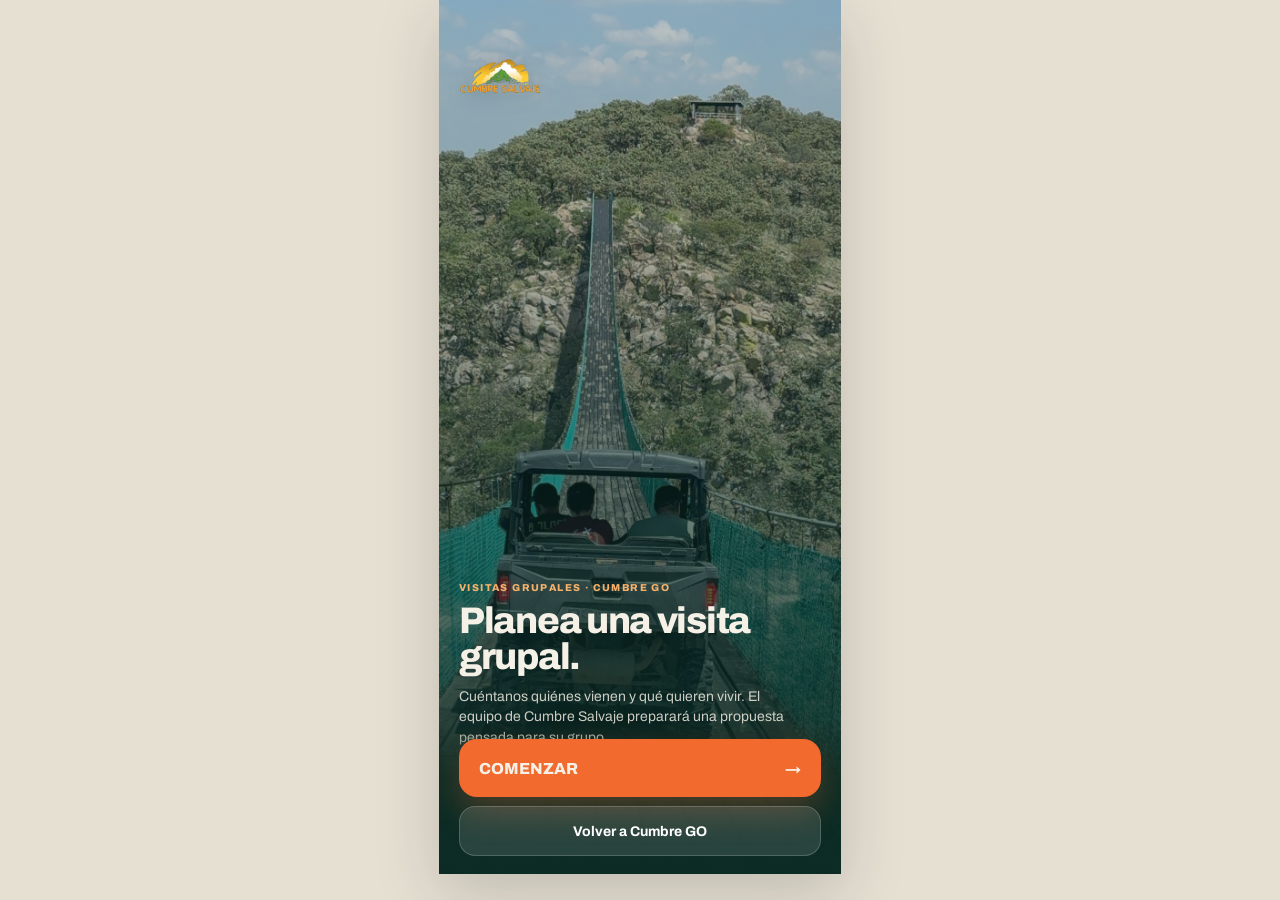
<file: grupos.html>
<!doctype html>
<html lang="es">
<head>
<meta charset="utf-8">
<meta name="viewport" content="width=device-width,initial-scale=1,viewport-fit=cover">
<meta name="theme-color" content="#F6F1E7">
<meta name="cumbre-group-build" content="group-flexible-date-v2">
<title>Cumbre GO · Visitas Grupales</title>
<link rel="preconnect" href="https://fonts.googleapis.com">
<link rel="preconnect" href="https://fonts.gstatic.com" crossorigin>
<link href="https://fonts.googleapis.com/css2?family=Archivo:wght@400;500;600;700;800&display=swap" rel="stylesheet">
<style>
:root{--bg:#F6F1E7;--surface:#FFFDF8;--text:#171A18;--forest:#0B2B24;--orange:#F26A2E;--orange2:#d9551c;--muted:rgba(23,26,24,.62);--line:rgba(23,26,24,.10)}
*{box-sizing:border-box}
html,body{margin:0;width:100%;height:100%;min-height:100%;background:#e6e0d3;overflow:hidden}
body{font-family:"Archivo",system-ui,sans-serif;color:var(--text);display:flex;justify-content:center;align-items:flex-start}
button,input,select,textarea{font:inherit}
button{cursor:pointer;-webkit-tap-highlight-color:transparent}
:focus-visible{outline:2px solid var(--orange);outline-offset:2px}
#app{width:100%;height:100%;display:flex;justify-content:center;align-items:flex-start}
.device{width:402px;height:100dvh;max-height:874px;min-height:620px;background:var(--bg);overflow:hidden;position:relative;box-shadow:0 20px 60px rgba(23,26,24,.18)}
@media(max-width:480px){html,body{background:var(--bg)}.device{width:100vw;height:100dvh;max-height:none;min-height:0;box-shadow:none}}
@supports(padding:max(0px)){.device{padding-left:env(safe-area-inset-left);padding-right:env(safe-area-inset-right)}}
@keyframes fadeUp{from{opacity:0;transform:translateY(14px)}to{opacity:1;transform:none}}
@keyframes fadeIn{from{opacity:0}to{opacity:1}}
.screen{position:absolute;inset:0;display:none;flex-direction:column;background:var(--bg);animation:fadeUp .32s ease both}
.screen.active{display:flex}
.scroll{flex:1;overflow:auto;padding-bottom:122px;scrollbar-width:none}.scroll::-webkit-scrollbar{display:none}
.topbar{padding:56px 20px 0;display:flex;align-items:center;gap:12px;flex:none}
.back{width:40px;height:40px;border-radius:999px;border:0;background:var(--surface);box-shadow:0 1px 3px rgba(23,26,24,.12);display:flex;align-items:center;justify-content:center;padding:0;color:var(--text)}
.kicker{font-size:12px;font-weight:600;color:var(--muted)}
.head{padding:22px 20px 14px}
.head h1{font-size:30px;font-weight:800;line-height:1.03;letter-spacing:-.025em;margin:0}
.head p{font-size:13px;line-height:1.45;color:var(--muted);margin:9px 0 0}
.progress{padding:0 20px 4px;display:flex;gap:5px;flex:none}
.progress span{height:5px;border-radius:999px;background:#d9d2c6;flex:1;transition:background .2s}.progress span.on{background:var(--orange)}
.footer{position:absolute;left:0;right:0;bottom:0;padding:16px 20px calc(18px + env(safe-area-inset-bottom));background:linear-gradient(180deg,rgba(246,241,231,0),var(--bg) 30%);z-index:5}
.primary{width:100%;height:58px;border-radius:18px;background:var(--orange);color:var(--bg);border:0;display:flex;align-items:center;justify-content:space-between;padding:0 20px;font-size:16px;font-weight:800;box-shadow:0 14px 34px rgba(242,106,46,.28)}
.primary:active{transform:scale(.985);background:var(--orange2)}
.primary:disabled{opacity:.45;box-shadow:none}
.secondary{width:100%;height:50px;border-radius:16px;background:var(--surface);border:1px solid var(--line);color:var(--text);font-size:14px;font-weight:700}
.choice-list{padding:0 20px;display:flex;flex-direction:column;gap:10px}
.choice{width:100%;text-align:left;display:flex;align-items:center;justify-content:space-between;padding:16px 18px;border:2px solid transparent;border-radius:18px;background:var(--surface);color:var(--text);box-shadow:0 1px 2px rgba(23,26,24,.04);transition:.16s}
.choice.active{border-color:var(--orange);background:#FFF4EC}
.choice-main{display:flex;flex-direction:column;gap:3px;min-width:0}.choice-title{font-size:18px;font-weight:800;letter-spacing:-.01em;display:flex;align-items:center;gap:9px}.choice-copy{font-size:12px;color:var(--muted);line-height:1.35;padding-left:31px}
.radio{width:24px;height:24px;border-radius:999px;border:2px solid rgba(23,26,24,.2);background:transparent;flex:none;position:relative}.choice.active .radio{border-color:var(--orange)}.choice.active .radio:after{content:"";position:absolute;inset:4px;border-radius:999px;background:var(--orange)}
.field-card{margin:0 20px;background:var(--surface);border-radius:22px;padding:18px;box-shadow:0 1px 2px rgba(23,26,24,.05)}
.label{font-size:11px;letter-spacing:.08em;text-transform:uppercase;color:var(--muted);font-weight:800;margin-bottom:7px;display:block}
.field{width:100%;height:52px;border:1.5px solid rgba(23,26,24,.13);background:var(--surface);color:var(--text);border-radius:14px;padding:0 14px;font-size:16px;outline:none}
.field:focus,textarea.field:focus{border-color:var(--orange)}
textarea.field{height:108px;padding-top:13px;resize:none;line-height:1.4}
.counter-wrap{display:flex;align-items:center;justify-content:space-between;gap:12px}
.counter{display:flex;align-items:center;background:var(--bg);padding:4px;border-radius:999px;gap:1px}.counter button{width:44px;height:44px;border:0;border-radius:50%;background:var(--surface);color:var(--text);font-size:22px}.counter button.plus{background:var(--orange);color:white}.counter strong{min-width:46px;text-align:center;font-size:18px}
.quick{display:flex;gap:7px;flex-wrap:wrap;margin-top:14px}.chip{height:34px;border:0;border-radius:999px;padding:0 12px;background:#EEE8DC;color:var(--text);font-size:12px;font-weight:700}.chip.active{background:var(--forest);color:var(--bg)}
.note{margin:12px 20px 0;padding:13px 14px;border-radius:14px;background:#EEF2E9;color:#244937;font-size:12px;line-height:1.45}
.notice-orange{margin:12px 20px 0;padding:13px 14px;border-radius:14px;background:#FFF0E5;color:#7A3A15;font-size:12px;line-height:1.45}
.photo-grid{padding:0 20px;display:grid;grid-template-columns:1fr 1fr;gap:12px}
.photo-card{height:188px;border:2px solid transparent;border-radius:22px;position:relative;overflow:hidden;background:var(--forest);padding:0;color:white;text-align:left;box-shadow:0 10px 26px rgba(23,26,24,.10);transition:.16s}
.photo-card.active{border-color:var(--orange);transform:translateY(-1px)}
.photo-card img{position:absolute;inset:0;width:100%;height:100%;object-fit:cover;display:block}
.photo-card:after{content:"";position:absolute;inset:0;background:linear-gradient(180deg,rgba(11,43,36,.02) 28%,rgba(11,43,36,.9) 100%)}
.photo-copy{position:absolute;z-index:2;left:13px;right:13px;bottom:12px}.photo-copy b{font-size:16px;line-height:1.05}.photo-copy small{display:block;color:rgba(255,255,255,.78);font-size:10px;margin-top:4px}
.checkmark{position:absolute;z-index:3;top:10px;right:10px;width:28px;height:28px;border-radius:999px;background:rgba(255,253,248,.92);display:flex;align-items:center;justify-content:center;color:transparent;font-weight:900}.photo-card.active .checkmark{background:var(--orange);color:white}
.hero{position:absolute;inset:0;background:var(--forest);overflow:hidden}
.hero-bg{position:absolute;inset:0;width:100%;height:100%;object-fit:cover;display:block}
.hero:after{content:"";position:absolute;inset:0;background:linear-gradient(180deg,rgba(11,43,36,.18) 0%,rgba(11,43,36,.40) 38%,rgba(11,43,36,.96) 100%)}
.hero-logo{position:absolute;z-index:2;top:58px;left:20px;width:82px;height:auto;object-fit:contain;display:block;filter:drop-shadow(0 4px 10px rgba(0,0,0,.12))}
.hero-copy{position:absolute;z-index:2;left:20px;right:20px;bottom:126px;color:var(--bg)}
.hero-copy .eyebrow{font-size:10px;letter-spacing:.14em;text-transform:uppercase;color:#F6B26B;font-weight:800;margin-bottom:10px}
.hero-copy h1{font-size:37px;line-height:.98;letter-spacing:-.035em;margin:0;font-weight:800}
.hero-copy p{font-size:14px;line-height:1.45;color:rgba(246,241,231,.82);margin:12px 0 0;max-width:330px}
.hero .footer{background:linear-gradient(180deg,rgba(11,43,36,0),rgba(11,43,36,.88) 38%,rgba(11,43,36,.98))}
.hero .secondary{background:rgba(255,255,255,.12);border-color:rgba(255,255,255,.18);color:white;margin-top:9px}
.summary{padding:0 20px;display:flex;flex-direction:column;gap:10px}
.summary-card{background:var(--surface);border-radius:18px;padding:15px 16px;box-shadow:0 1px 2px rgba(23,26,24,.05)}
.summary-row{display:flex;justify-content:space-between;gap:18px;align-items:flex-start}.summary-row span{font-size:11px;color:var(--muted);text-transform:uppercase;letter-spacing:.06em;font-weight:800}.summary-row b{font-size:14px;text-align:right}
.summary-price{background:var(--forest);color:var(--bg);border-radius:22px;padding:19px}.summary-price small{display:block;color:#F6B26B;font-size:10px;letter-spacing:.12em;text-transform:uppercase;font-weight:800}.summary-price strong{display:block;font-size:25px;line-height:1.05;margin-top:5px}.summary-price p{font-size:12px;color:rgba(246,241,231,.72);line-height:1.45;margin:8px 0 0}
.services{display:flex;gap:7px;flex-wrap:wrap;margin-top:11px}.service-pill{padding:7px 10px;border-radius:999px;background:#EEE8DC;font-size:11px;font-weight:700}
.consent{display:flex;align-items:flex-start;gap:10px;font-size:12px;line-height:1.42;color:var(--muted);padding:3px 1px}.consent input{margin-top:2px;accent-color:var(--orange)}
.error{margin-top:9px;border-radius:12px;padding:10px 12px;background:#FDEDE4;color:#7A2F0D;font-size:12px;line-height:1.4}
.success-wrap{flex:1;display:flex;flex-direction:column;justify-content:center;padding:36px 24px;text-align:center}
.success-icon{width:74px;height:74px;border-radius:999px;background:var(--forest);color:var(--bg);display:flex;align-items:center;justify-content:center;margin:0 auto 20px;font-size:30px}
.success-tag{display:inline-flex;align-self:center;padding:7px 11px;border-radius:999px;background:#EAF4E8;color:#244937;font-size:11px;font-weight:800;letter-spacing:.06em;text-transform:uppercase}
.folio{font-size:31px;font-weight:800;letter-spacing:-.025em;margin:12px 0 4px}
.qr-card{width:220px;margin:20px auto 0;background:var(--surface);border-radius:20px;padding:14px;box-shadow:0 8px 24px rgba(23,26,24,.08)}
.qr-box{width:192px;height:192px;margin:0 auto;display:flex;align-items:center;justify-content:center;background:#fff;border-radius:12px;overflow:hidden}
.qr-box img{display:block;width:192px;height:192px}
.qr-help{font-size:11px;line-height:1.4;color:var(--muted);margin-top:9px}
.success-wrap h2{font-size:28px;line-height:1.05;margin:10px 0}.success-wrap p{font-size:13px;line-height:1.5;color:var(--muted);margin:0 auto;max-width:320px}
.mini-label{padding:0 20px 10px;font-size:12px;color:var(--muted);font-weight:600}
.split{display:grid;grid-template-columns:repeat(2,minmax(0,1fr));gap:12px;margin-top:12px;align-items:start}
.split>div{display:flex;flex-direction:column;min-width:0}
.split>div .label{min-height:28px;line-height:1.15;margin:15px 0 8px}
.split>div .field{min-width:0}
input[type="date"].field{-webkit-appearance:none;appearance:none;line-height:normal;padding:0 14px;display:block}
input[type="date"].field::-webkit-date-and-time-value{text-align:left}
input[type="date"].field::-webkit-calendar-picker-indicator{opacity:.9}
.route-box{display:none}.route-box.show{display:block}
.group-photo-list{padding:0 20px;display:flex;flex-direction:column;gap:14px}
.group-photo-choice{height:148px;border:2px solid transparent;border-radius:22px;overflow:hidden;position:relative;background:var(--forest);padding:0;text-align:left;color:#fff;box-shadow:0 10px 26px rgba(23,26,24,.10)}
.group-photo-choice img{position:absolute;inset:0;width:100%;height:100%;object-fit:cover}
.group-photo-choice:after{content:"";position:absolute;inset:0;background:linear-gradient(90deg,rgba(11,43,36,.88) 0%,rgba(11,43,36,.56) 58%,rgba(11,43,36,.18) 100%)}
.group-photo-choice.active{border-color:var(--orange)}
.group-photo-copy{position:absolute;z-index:2;left:20px;right:20px;bottom:18px}.group-photo-copy b{display:block;font-size:23px;line-height:1.05}.group-photo-copy span{display:block;margin-top:6px;font-size:12px;color:rgba(255,255,255,.82)}
.group-photo-check{position:absolute;z-index:3;right:14px;top:14px;width:30px;height:30px;border-radius:999px;background:rgba(255,255,255,.90);color:transparent;display:flex;align-items:center;justify-content:center;font-weight:900}.group-photo-choice.active .group-photo-check{background:var(--orange);color:#fff}
.group-size-card{margin:0 20px;background:var(--surface);border-radius:24px;padding:24px 22px;box-shadow:0 1px 2px rgba(23,26,24,.05)}
.group-size-main{display:grid;grid-template-columns:58px 1fr 58px;gap:16px;align-items:center}
.group-size-btn{width:58px;height:58px;border-radius:999px;border:1px solid rgba(23,26,24,.12);background:var(--bg);font-size:27px;font-weight:700;color:var(--text)}
.group-size-btn.plus{background:var(--orange);color:#fff;border-color:var(--orange)}
.group-size-center{text-align:center}.group-size-input{width:100%;border:0;background:transparent;text-align:center;font-size:56px;line-height:1;font-weight:800;color:var(--text);outline:none;-moz-appearance:textfield}.group-size-input::-webkit-outer-spin-button,.group-size-input::-webkit-inner-spin-button{-webkit-appearance:none;margin:0}.group-size-unit{margin-top:6px;font-size:12px;letter-spacing:.12em;text-transform:uppercase;color:var(--muted);font-weight:800}
.group-size-quick-label{margin-top:22px;font-size:11px;letter-spacing:.12em;text-transform:uppercase;color:var(--muted);font-weight:800}
.group-size-quick{display:grid;grid-template-columns:repeat(4,1fr);gap:8px;margin-top:10px}.group-size-quick .chip{padding:0;height:48px;font-size:13px}
@media(max-width:360px){.group-size-quick{grid-template-columns:repeat(3,1fr)}.group-size-input{font-size:48px}}
</style>
<link rel="stylesheet" href="/group-commercial.css?v=1">
<link rel="stylesheet" href="/group-refinements.css?v=2">
</head>
<body>
<div id="app"><main class="device">

<section id="s0" class="screen active">
  <div class="hero">
    <img class="hero-bg" src="img/24-portada-amigos-ranger-puente.jpg" alt="Grupo disfrutando Cumbre Salvaje">
    <img class="hero-logo" src="img/logo-cumbre-transparente.png" alt="Cumbre Salvaje">
    <div class="hero-copy">
      <div class="eyebrow">VISITAS GRUPALES · CUMBRE GO</div>
      <h1>Planea una visita grupal.</h1>
      <p>Cuéntanos quiénes vienen y qué quieren vivir. El equipo de Cumbre Salvaje preparará una propuesta pensada para su grupo.</p>
    </div>
    <div class="footer">
      <button class="primary" onclick="go(1)">COMENZAR <span>→</span></button>
      <button class="secondary" onclick="location.href='/'">Volver a Cumbre GO</button>
    </div>
  </div>
</section>

<section id="s1" class="screen">
  <div class="topbar"><button class="back" onclick="go(0)">←</button><div class="step-heading"><div class="flow-kicker">VISITA GRUPAL</div><div class="kicker" data-step-label></div></div></div>
  <div class="progress" data-progress="1"></div>
  <div class="head"><h1>¿Quién viene a<br>Cumbre Salvaje?</h1><p>Selecciona si organizas la visita para una escuela o una empresa.</p></div>
  <div class="scroll"><div id="groupChoices" class="group-photo-list"></div></div>
  <div class="footer"><button id="b1" class="primary" onclick="nextType()" disabled>Continuar <span>→</span></button></div>
</section>

<section id="s2" class="screen">
  <div class="topbar"><button class="back" onclick="go(stepBefore(2))">←</button><div class="step-heading"><div class="flow-kicker">VISITA GRUPAL</div><div class="kicker" data-step-label></div></div></div>
  <div class="progress" data-progress="2"></div>
  <div class="head"><h1>¿Cuántas personas vienen aproximadamente?</h1><p>Escribe la cantidad directamente. Es un aproximado: lo ajustamos contigo al confirmar.</p></div>
  <div class="scroll">
    <div class="group-size-card">
      <div class="group-size-main">
        <button class="group-size-btn" type="button" onclick="bump(-1)" aria-label="Restar una persona">−</button>
        <div class="group-size-center">
          <input id="totalInput" class="group-size-input" type="number" min="1" max="2000" step="1" inputmode="numeric" value="20" aria-label="Total de visitantes" aria-describedby="sizeError">
          <div class="group-size-unit">personas</div>
        </div>
        <button class="group-size-btn plus" type="button" onclick="bump(1)" aria-label="Agregar una persona">+</button>
      </div>
      <div class="group-size-quick-label">Accesos rápidos</div>
      <div class="group-size-quick">
        <button class="chip" type="button" onclick="setTotal(20)">20</button>
        <button class="chip" type="button" onclick="setTotal(40)">40</button>
        <button class="chip" type="button" onclick="setTotal(60)">60</button>
        <button class="chip" type="button" onclick="setTotal(100);document.getElementById('totalInput').focus()">100+</button>
      </div>
    </div>
    <div id="sizeError" class="input-error" role="status" hidden></div>
    <div class="note"><span aria-hidden="true">✓</span> Nuestro equipo coordinará contigo la logística según el tamaño y características del grupo.</div>
  </div>
  <div class="footer"><button id="sizeNext" class="primary" onclick="nextSize()">Continuar <span>→</span></button></div>
</section>

<section id="s3" class="screen">
  <div class="topbar"><button class="back" onclick="go(stepBefore(3))">←</button><div class="step-heading"><div class="flow-kicker">VISITA GRUPAL</div><div class="kicker" data-step-label></div></div></div>
  <div class="progress" data-progress="3"></div>
  <div class="head"><h1>¿Cómo podemos ayudarles?</h1><p>Elige lo que mejor describe lo que quieren organizar.</p></div>
  <div class="scroll">
    <div id="needChoices" class="choice-list"></div>
    <div id="normalRoute" class="notice-orange route-box"><b>Elige las experiencias de tu escuela o empresa aquí.</b><br>Después indica la fecha y tus datos para recibir una cotización personalizada.</div>
  </div>
  <div class="footer"><button id="b3" class="primary" onclick="nextNeed()" disabled>Continuar <span>→</span></button></div>
</section>

<section id="s4" class="screen">
  <div class="topbar"><button class="back" onclick="go(stepBefore(4))">←</button><div class="step-heading"><div class="flow-kicker">VISITA GRUPAL</div><div class="kicker" data-step-label></div></div></div>
  <div class="progress" data-progress="4"></div>
  <div class="head"><h1>¿Cuándo quieren<br>visitarnos?</h1><p>Si aún no lo definen, también podemos empezar la propuesta.</p></div>
  <div class="scroll">
    <div class="field-card date-card">
      <label class="label" for="date">Fecha tentativa</label>
      <div class="date-control"><input id="date" type="date" class="field" aria-describedby="dateSelection"><span id="datePlaceholder" aria-hidden="true">Selecciona una fecha</span></div>
      <div id="dateSelection" class="date-selection" role="status">Sin fecha seleccionada</div>
    </div>
    <label class="date-unknown-card" for="dateUnknown">
      <input id="dateUnknown" type="checkbox">
      <span><strong>Aún no tengo fecha definida</strong><small>Nuestro equipo te propone fechas disponibles.</small></span>
    </label>
    <div class="field-card stay-card">
      <span class="label">Tipo de estancia</span>
      <div id="stayChoices" class="choice-list" style="padding:0">
        <button class="choice" data-stay="dia" onclick="pickStay('dia')"><div class="choice-main"><div class="choice-title">☀️ Visita de día</div><div class="choice-copy">Actividades y servicios durante el día.</div></div><div class="radio"></div></button>
        <button class="choice" data-stay="noche" onclick="pickStay('noche')"><div class="choice-main"><div class="choice-title">🌙 Con noche</div><div class="choice-copy">La propuesta puede incluir hospedaje o camping.</div></div><div class="radio"></div></button>
        <button class="choice active" data-stay="por_definir" onclick="pickStay('por_definir')"><div class="choice-main"><div class="choice-title">✨ Por definir</div><div class="choice-copy">El equipo puede ayudarnos a decidirlo.</div></div><div class="radio"></div></button>
      </div>
    </div>
  </div>
  <div class="footer"><button id="dateNext" class="primary" onclick="nextDate()" disabled>Continuar <span>→</span></button></div>
</section>

<section id="s5" class="screen">
  <div class="topbar"><button class="back" onclick="go(stepBefore(5))">←</button><div class="step-heading"><div class="flow-kicker">VISITA GRUPAL</div><div class="kicker" data-step-label></div></div></div>
  <div class="progress" data-progress="5"></div>
  <div class="head"><h1>¿Qué les interesa?</h1><p>Selecciona todo lo que quieran incluir. Armamos la logística según el tamaño del grupo.</p></div>
  <div class="scroll"><div id="activities" class="photo-grid"></div><div style="height:20px"></div></div>
  <div class="footer"><button class="primary" onclick="go(stepAfter(5))">Continuar <span>→</span></button></div>
</section>

<section id="s6" class="screen">
  <div class="topbar"><button class="back" onclick="go(stepBefore(6))">←</button><div class="step-heading"><div class="flow-kicker">VISITA GRUPAL</div><div class="kicker" data-step-label></div></div></div>
  <div class="progress" data-progress="6"></div>
  <div class="head"><h1>¿Con quién hablamos?</h1><p>Estos datos llegarán al equipo de reservaciones para continuar la propuesta.</p></div>
  <div class="scroll">
    <div class="field-card">
      <span class="label">Nombre</span><input id="name" class="field" maxlength="100" placeholder="Nombre de contacto">
      <span class="label" style="margin-top:15px">WhatsApp</span><input id="phone" class="field" inputmode="tel" placeholder="10 dígitos">
      <span class="label" style="margin-top:15px">Correo</span><input id="email" class="field" type="email" maxlength="150" placeholder="Opcional">
      <span class="label" style="margin-top:15px">Cuéntanos algo importante</span><textarea id="notes" class="field" maxlength="2000" placeholder="Horarios, alimentos, celebración, necesidades especiales, logística..."></textarea>
    </div>
  </div>
  <div class="footer"><button class="primary" onclick="nextContact()">Revisar solicitud <span>→</span></button></div>
</section>

<section id="s7" class="screen">
  <div class="topbar"><button class="back" onclick="go(6)">←</button><div class="step-heading"><div class="flow-kicker">VISITA GRUPAL</div><div class="kicker" data-step-label></div></div></div>
  <div class="progress" data-progress="7"></div>
  <div class="head"><h1>Tu visita grupal.</h1><p>Revisa la información antes de enviarla al equipo.</p></div>
  <div class="scroll">
    <div id="summary" class="summary"></div>
    <div style="padding:13px 20px 0">
      <label class="consent"><input id="consent" type="checkbox"><span>Acepto el reglamento y políticas de Cumbre Salvaje y autorizo que el equipo me contacte para dar seguimiento a esta solicitud.</span></label>
      <div id="submitErr"></div>
    </div>
  </div>
  <div class="footer"><button id="submitBtn" class="primary" onclick="submitGroup()">SOLICITAR PROPUESTA <span>→</span></button></div>
</section>

<section id="success" class="screen">
  <div class="success-scroll"><div class="success-wrap">
    <div class="success-icon">✓</div>
    <div class="success-tag">Solicitud enviada</div>
    <div class="folio" id="folio"></div>
    <h2>Ya tenemos su visita.</h2>
    <p>El equipo de Cumbre Salvaje revisará la información y dará seguimiento para preparar una cotización personalizada. El folio identifica la solicitud; no representa pago ni reserva confirmada.</p>
    <div class="qr-card"><div id="qrBox" class="qr-box"></div><div class="qr-help">QR de seguimiento de la solicitud. No acredita pago ni autoriza la entrada.</div></div>
  </div>
  </div>
  <div class="footer"><button class="primary wa-action" id="groupWaButton" onclick="openGroupWhatsApp()">Enviar por WhatsApp <span>↗</span></button><button class="secondary" onclick="location.href='/'">Volver a Cumbre GO</button></div>
</section>

<section id="groupWhatsapp" class="screen">
  <div class="topbar"><button class="back" onclick="go('success')" aria-label="Volver a la confirmación">←</button><div class="kicker">Compartir solicitud</div></div>
  <div class="head"><h1>Enviar por WhatsApp</h1><p>Tu solicitud ya está registrada. Este mensaje se abrirá precargado; tú decides cuándo enviarlo.</p></div>
  <div class="scroll"><div id="groupWaMessage" class="wa-message"></div><div class="wa-destination"><b>WhatsApp oficial · Cumbre Salvaje</b><br>33 3143 6632</div><button class="secondary" onclick="copyGroupWhatsApp()">Copiar mensaje</button><div id="groupWaCopyStatus" class="wa-copy-status" role="status" aria-live="polite"></div></div>
  <div class="footer"><a id="groupWaOpen" class="primary" target="_blank" rel="noopener noreferrer">Abrir WhatsApp oficial <span>↗</span></a></div>
</section>
</main></div>
<script src="/qr.js"></script>
<script src="/group-commercial.js?v=2"></script>
<script>
const SUPABASE_URL='https://xnztlanptbdgpdjhbnzv.supabase.co';
const SUPABASE_KEY='sb_publishable_JcKnBtzboji75Em1M0wa8w_3_fb0LB3';
const POLICY_VERSION='group-mvp-2026-09-23-v1';

const GROUPS=[
  ['escuela_colegio','🎒','Escuela / Colegio','Grupos escolares y visitas educativas','img/18-granjita-familia.jpg'],
  ['empresa_equipo','💼','Empresa / Equipo','Convivencias, integración y eventos','img/07-safari.jpg']
];
const NEEDS=[
  ['cotizador_normal','⚡','Elegir actividades y conocer precio','Quiero elegir las experiencias y solicitar su cotización'],
  ['organizar_grupo','🗓️','Organizar una visita completa','Necesitamos coordinar personas, horarios y servicios'],
  ['propuesta_personalizada','✦','Una propuesta personalizada','Queremos que Cumbre Salvaje nos ayude a diseñarla'],
  ['no_seguro','?','Aún no estoy seguro','Necesito orientación para decidir el formato']
];
const ACTS=[
  ['tirolesa','Tirolesa','img/04-tirolesa.jpg'],
  ['puente','Puente colgante','img/24-portada-amigos-ranger-puente.jpg'],
  ['cuatrimoto','Cuatrimoto','img/14-cuatrimoto.jpg'],
  ['ranger','Ranger','img/13-ranger.jpg'],
  ['caballo','Caballos','img/27-cabalgata.jpg'],
  ['gotcha','Gotcha','img/06-gotcha.jpg'],
  ['herpetario','Herpetario / fauna','img/21-herpetario-cascabel.jpg'],
  ['aviario','Aviario','img/19-aviario.jpg'],
  ['arco','Tiro con arco','img/26-arco-con-flecha.jpg'],
  ['safari','Safari','img/07-safari.jpg'],
  ['granjita','Granja Interactiva','img/18-granjita-familia.jpg'],
  ['camping','Camping','img/28-camping-noche.jpg'],
  ['hospedaje','Hospedaje','img/30-glamping-triangulo.jpg'],
  ['alimentos','Alimentos','img/09-alimentos.jpg']
];

let state={screen:0,groupType:null,total:20,need:null,stay:'por_definir',dateUnknown:false,savedDate:'',activities:new Set(),requestKey:null};

function uuid(){return crypto.randomUUID?crypto.randomUUID():([1e7]+-1e3+-4e3+-8e3+-1e11).replace(/[018]/g,c=>(c^crypto.getRandomValues(new Uint8Array(1))[0]&15>>c/4).toString(16))}
function esc(v){return String(v??'').replace(/[&<>"']/g,m=>({'&':'&amp;','<':'&lt;','>':'&gt;','"':'&quot;',"'":'&#39;'}[m]))}
function label(list,id){return list.find(x=>x[0]===id)?.[2]||id||'—'}
function actLabel(id){return ACTS.find(x=>x[0]===id)?.[1]||id}

// Keep both needs inside this form; only the order of date and experiences changes.
// Preserve the existing API value 'cotizador_normal' for compatibility with stored requests.
function flowSteps(){return state.need==='cotizador_normal'?[1,3,2,5,4,6,7]:[1,3,2,4,5,6,7]}
function stepBefore(screen){const steps=flowSteps();return steps[steps.indexOf(screen)-1]??0}
function stepAfter(screen){const steps=flowSteps();return steps[steps.indexOf(screen)+1]??7}
function renderProgress(){
  const steps=flowSteps();
  document.querySelectorAll('[data-progress]').forEach(el=>{
    const n=steps.indexOf(Number(el.dataset.progress))+1;
    el.innerHTML='<span class="flow-progress-fill" style="width:'+Math.round(n/steps.length*100)+'%"></span>';
    el.setAttribute('role','progressbar');el.setAttribute('aria-valuemin','0');el.setAttribute('aria-valuemax',String(steps.length));el.setAttribute('aria-valuenow',String(n));el.setAttribute('aria-label','Avance de la solicitud');
    el.closest('.screen').querySelector('[data-step-label]').textContent='Paso '+n+' de '+steps.length;
  });
}
function go(n){
  if((groupCommerce.saving||groupCommerce.pending)&&!groupCommerce.receipt&&n!==7)return;
  state.screen=n;
  renderProgress();
  document.querySelectorAll('.screen').forEach(x=>x.classList.remove('active'));
  const t=document.getElementById('s'+n);
  if(t)t.classList.add('active');
  else if(n==='success')document.getElementById('success').classList.add('active');
  else if(n==='whatsapp')document.getElementById('groupWhatsapp').classList.add('active');
  const sc=t?.querySelector('.scroll');if(sc)sc.scrollTop=0;
}

document.getElementById('groupChoices').innerHTML=GROUPS.map(x=>
  '<button class="group-photo-choice" data-id="'+x[0]+'" onclick="pickGroup(\''+x[0]+'\')">'+
  '<img src="'+x[4]+'" alt=""><span class="group-photo-check">✓</span><div class="group-photo-copy"><b>'+x[2]+'</b><span>'+x[3]+'</span></div></button>'
).join('');
function pickGroup(id){
  if(!GROUPS.some(group=>group[0]===id))return;
  state.groupType=id;
  document.querySelectorAll('#groupChoices .group-photo-choice').forEach(x=>x.classList.toggle('active',x.dataset.id===id));
  document.getElementById('b1').disabled=false;
}
function nextType(){if(!state.groupType)return;go(3)}

function refreshSize(){
  const input=document.getElementById('totalInput'),raw=input.value.trim(),n=Number(raw);
  const valid=/^[0-9]+$/.test(raw)&&Number.isInteger(n)&&n>=1&&n<=2000;
  state.total=valid?n:null;input.setAttribute('aria-invalid',String(!valid));
  document.getElementById('sizeNext').disabled=!valid;
  const err=document.getElementById('sizeError');err.hidden=valid;err.textContent=valid?'':'Escribe una cantidad entera entre 1 y 2000.';
  document.querySelectorAll('.group-size-quick .chip').forEach(x=>{const on=valid&&Number(x.textContent.replace('+',''))===n;x.classList.toggle('active',on);x.setAttribute('aria-pressed',String(on))});
  return valid;
}
function setTotal(v){document.getElementById('totalInput').value=String(v);refreshSize()}
function bump(d){
  const n=Number(document.getElementById('totalInput').value);
  if(!Number.isInteger(n)||n<1||n>2000){document.getElementById('totalInput').focus();return}
  setTotal(Math.max(1,Math.min(2000,n+d)));
}
function nextSize(){if(!refreshSize())return;go(stepAfter(2))}

document.getElementById('needChoices').innerHTML=NEEDS.map(x=>
  '<button class="choice" data-id="'+x[0]+'" onclick="pickNeed(\''+x[0]+'\')">'+
  '<div class="choice-main"><div class="choice-title"><span>'+x[1]+'</span>'+x[2]+'</div><div class="choice-copy">'+x[3]+'</div></div><div class="radio"></div></button>'
).join('');
function pickNeed(id){
  state.need=id;
  document.querySelectorAll('#needChoices .choice').forEach(x=>x.classList.toggle('active',x.dataset.id===id));
  document.getElementById('normalRoute').classList.toggle('show',id==='cotizador_normal');
  document.getElementById('b3').disabled=false;
}
function nextNeed(){
  if(!state.need)return;
  go(2);
}
function pickStay(v){
  state.stay=v;
  document.querySelectorAll('[data-stay]').forEach(x=>x.classList.toggle('active',x.dataset.stay===v));
}
function parkToday(){
  const parts=new Intl.DateTimeFormat('en-US',{timeZone:'America/Mexico_City',year:'numeric',month:'2-digit',day:'2-digit'}).formatToParts(new Date());
  const get=t=>parts.find(p=>p.type===t).value;return get('year')+'-'+get('month')+'-'+get('day');
}
function validGroupDate(iso){
  if(!/^[0-9]{4}-[0-9]{2}-[0-9]{2}$/.test(iso||''))return false;
  const d=new Date(iso+'T12:00:00Z');return Number.isFinite(d.getTime())&&d.toISOString().slice(0,10)===iso&&iso>=parkToday();
}
function requestedGroupDate(){return state.dateUnknown?null:document.getElementById('date').value}
function refreshDate(){
  const input=document.getElementById('date'),valid=validGroupDate(input.value);
  input.min=parkToday();input.disabled=state.dateUnknown;
  document.getElementById('dateNext').disabled=!(state.dateUnknown||valid);
  document.getElementById('dateUnknown').checked=state.dateUnknown;
  document.getElementById('dateSelection').textContent=state.dateUnknown?'Fecha por definir':valid?groupDateText(input.value):input.value?'Selecciona una fecha válida a partir de hoy.':'Sin fecha seleccionada';
  input.setAttribute('aria-invalid',String(!state.dateUnknown&&!!input.value&&!valid));
  document.getElementById('datePlaceholder').hidden=!!input.value;input.parentElement.classList.toggle('is-empty',!input.value);
}
function setDateUnknown(on){
  const input=document.getElementById('date');
  if(on&&!state.dateUnknown){state.savedDate=input.value;input.value=''}
  if(!on&&state.dateUnknown){input.value=state.savedDate||''}
  state.dateUnknown=on;refreshDate();
}
function nextDate(){refreshDate();if(!state.dateUnknown&&!validGroupDate(document.getElementById('date').value))return;go(stepAfter(4))}

document.getElementById('activities').innerHTML=ACTS.map(x=>
  '<button class="photo-card" data-id="'+x[0]+'" onclick="toggleAct(\''+x[0]+'\')">'+
  '<img src="'+x[2]+'" alt="'+x[1]+'"><span class="checkmark" aria-hidden="true">✓</span><div class="photo-copy"><b>'+x[1]+'</b></div></button>'
).join('');
function toggleAct(id){
  if(state.activities.has(id))state.activities.delete(id);else state.activities.add(id);
  document.querySelectorAll('.photo-card').forEach(x=>{const on=state.activities.has(x.dataset.id);x.classList.toggle('active',on);x.setAttribute('aria-pressed',String(on))});
}

function nextContact(){
  const n=document.getElementById('name').value.trim();
  const p=document.getElementById('phone').value.replace(/\D/g,'');
  const e=document.getElementById('email').value.trim();
  if(!n){alert('Escribe el nombre de contacto.');return}
  if(p.length<10||p.length>15){alert('Revisa el número de WhatsApp.');return}
  if(e&&!/^[^\s@]+@[^\s@]+\.[^\s@]+$/.test(e)){alert('Revisa el correo.');return}
  renderSummary();go(7);
}
function renderSummary(){
  const date=requestedGroupDate();
  const acts=[...state.activities];
  document.getElementById('summary').innerHTML=
    '<div class="summary-price"><small>COTIZACIÓN PERSONALIZADA</small><strong>Su grupo merece una propuesta a medida.</strong><p>No mostramos un total automático porque el equipo validará capacidad, operación, horarios y servicios antes de cotizar.</p></div>'+
    '<div class="summary-card"><div class="summary-row"><span>Grupo</span><b>'+esc(label(GROUPS,state.groupType))+'</b></div></div>'+
    '<div class="summary-card"><div class="summary-row"><span>Visitantes</span><b>'+state.total+' personas</b></div></div>'+
    '<div class="summary-card"><div class="summary-row"><span>Qué necesitan</span><b>'+esc(label(NEEDS,state.need))+'</b></div></div>'+
    '<div class="summary-card"><div class="summary-row"><span>Fecha tentativa</span><b>'+esc(groupDateText(date))+'</b></div></div>'+
    '<div class="summary-card"><div class="summary-row"><span>Estancia</span><b>'+esc(state.stay==='dia'?'Visita de día':state.stay==='noche'?'Con noche':'Por definir')+'</b></div>'+
      '<div class="services">'+(acts.length?acts.map(x=>'<span class="service-pill">'+esc(actLabel(x))+'</span>').join(''):'<span class="service-pill">Experiencias por definir</span>')+'</div></div>';
  renderGroupPromo();
}

function qrRequestURL(folio){
  return groupFollowupUrl(folio);
}
function renderQr(folio){
  const box=document.getElementById('qrBox');
  if(!box||!folio||!window.CumbreQRCode)return;
  const url=qrRequestURL(folio);
  const code=new window.CumbreQRCode(-1,0);
  code.addData(url);code.make();
  const size=code.getModuleCount(),quiet=4,dim=size+quiet*2;
  let path='';
  for(let y=0;y<size;y++)for(let x=0;x<size;x++)if(code.isDark(y,x))path+='M'+(x+quiet)+' '+(y+quiet)+'h1v1h-1z';
  const svg='<svg xmlns="http://www.w3.org/2000/svg" viewBox="0 0 '+dim+' '+dim+'" width="192" height="192" shape-rendering="crispEdges"><rect width="'+dim+'" height="'+dim+'" fill="white"/><path d="'+path+'" fill="black"/></svg>';
  box.innerHTML='<img alt="QR de consulta del folio '+esc(folio)+'" src="data:image/svg+xml;charset=utf-8,'+encodeURIComponent(svg)+'">';
}
function attribution(){
  const q=new URLSearchParams(location.search);
  const o={source:q.get('utm_source')||q.get('source')||'direct'};
  ['utm_source','utm_medium','utm_campaign','utm_content','utm_term'].forEach(k=>{if(q.get(k))o[k]=q.get(k)});
  return o;
}
async function submitGroup(){return submitGroupRequest()}

const totalInput=document.getElementById('totalInput');
if(totalInput){totalInput.addEventListener('input',refreshSize);totalInput.addEventListener('blur',refreshSize)}
document.getElementById('dateUnknown').addEventListener('change',e=>setDateUnknown(e.target.checked));
document.getElementById('date').addEventListener('change',refreshDate);
document.getElementById('date').addEventListener('input',refreshDate);
refreshSize();refreshDate();
const presetGroup=new URLSearchParams(location.search).get('type');
if(presetGroup&&GROUPS.some(x=>x[0]===presetGroup)){pickGroup(presetGroup);go(3)}
renderProgress();
</script>
</body>
</html>
</file>
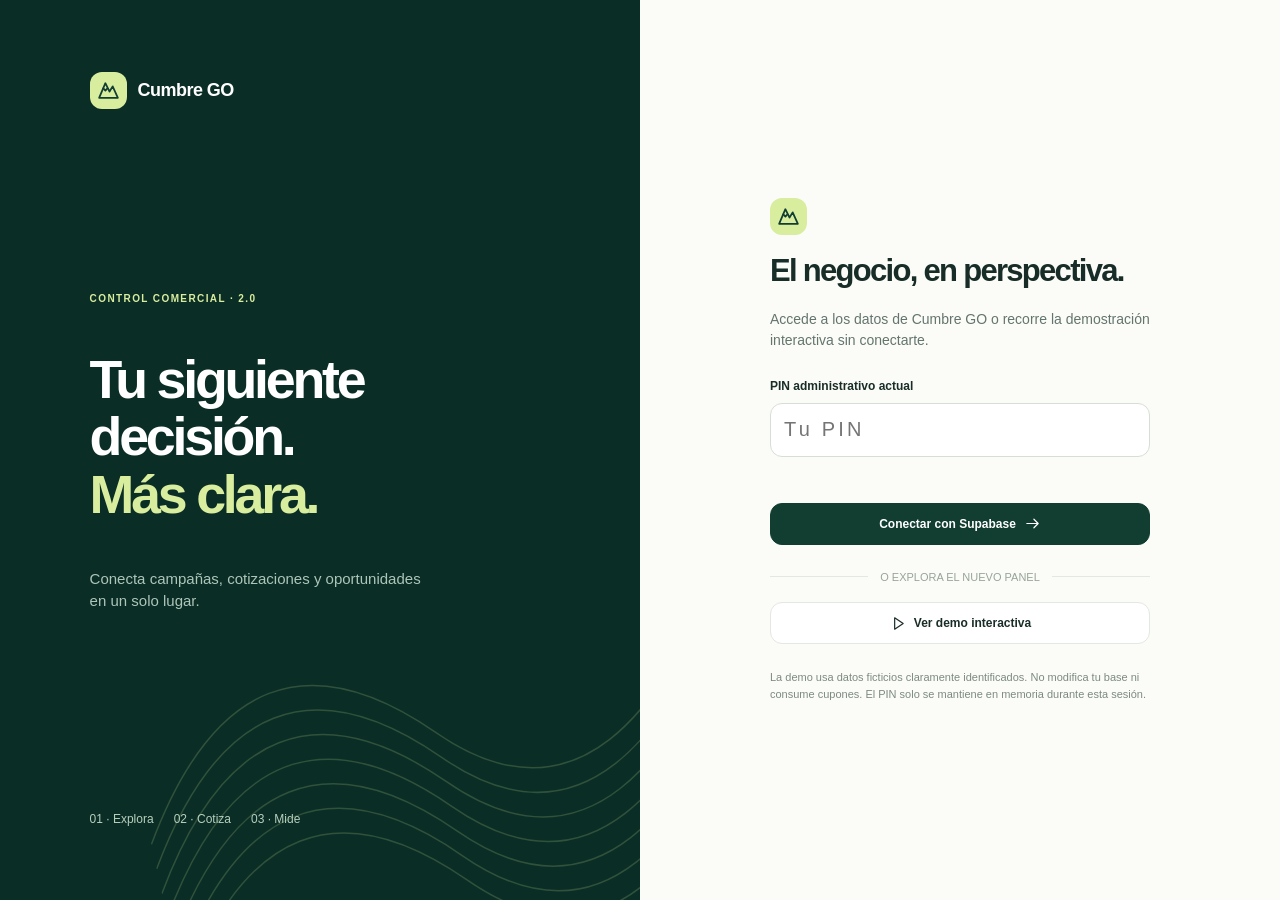
<file: roi.html>
<!doctype html><html lang="es"><head><meta charset="utf-8"><meta name="viewport" content="width=device-width,initial-scale=1,viewport-fit=cover"><meta name="robots" content="noindex,nofollow"><meta name="referrer" content="no-referrer"><meta name="theme-color" content="#123e32"><title>Cumbre GO · Control Comercial</title><style>:root{--bg:#f4f5f1;--paper:#fff;--ink:#192d28;--muted:#64756e;--line:#e2e8e2;--forest:#123e32;--dark:#0a2e25;--lime:#d9ed9f;--orange:#f37441;--soft:#eef4eb;--red:#b44939;--blue:#527fbc;--shadow:0 12px 32px #1a352507;--r:22px;--side:218px}
*{box-sizing:border-box}html{scroll-behavior:smooth}body{margin:0;font-family:Inter,-apple-system,BlinkMacSystemFont,"Segoe UI",sans-serif;color:var(--ink);background:var(--bg);font-size:14px;line-height:1.5}button,input,select{font:inherit}button,a,select{-webkit-tap-highlight-color:transparent}button{cursor:pointer}button:disabled{cursor:wait;opacity:.55}a{color:inherit}button:focus-visible,a:focus-visible,input:focus-visible,select:focus-visible{outline:3px solid #ecae59;outline-offset:3px}input,select{min-width:0}svg{display:block}.icon{width:20px;height:20px;flex-shrink:0;fill:none;stroke:currentColor;stroke-width:1.7;stroke-linecap:round;stroke-linejoin:round}.hidden,[hidden]{display:none!important}.num{font-variant-numeric:tabular-nums;letter-spacing:-.035em}.muted{color:var(--muted)}.eyebrow{font-size:10px;font-weight:750;letter-spacing:.14em;text-transform:uppercase}.pill{display:inline-flex;align-items:center;gap:6px;border:1px solid var(--line);border-radius:30px;padding:5px 10px;font-size:11px;font-weight:650;white-space:nowrap}.pill.green{background:#eaf5ea;color:#336343;border-color:#d9ebd7}.pill.amber{background:#fff0dc;border-color:#eddabb;color:#915221}.pill.dark{background:#ffffff10;border-color:#ffffff22;color:#def2d0}.dot{width:7px;height:7px;border-radius:100%;background:#6d9f56;display:inline-block}.btn{border:1px solid var(--line);background:white;color:var(--ink);border-radius:12px;min-height:42px;display:inline-flex;align-items:center;justify-content:center;gap:8px;padding:10px 14px;font-weight:650;text-decoration:none;font-size:12px;transition:background .18s,transform .18s,box-shadow .18s}.btn:hover{background:#f1f5ef;box-shadow:0 3px 10px #17362a09}.btn:active{transform:scale(.98)}.btn .icon{width:17px;height:17px}.btn.primary{background:var(--forest);border-color:var(--forest);color:white}.btn.primary:hover{background:#1b5240}.btn.orange{background:var(--orange);border-color:var(--orange);color:#fff}.btn.ghost{background:transparent;border-color:transparent;color:var(--muted)}.btn.small{min-height:34px;padding:6px 10px}.iconbtn{width:38px;height:38px;display:grid;place-items:center;border:1px solid var(--line);border-radius:12px;background:white;color:var(--ink)}.tag{font-size:10px;text-transform:uppercase;font-weight:750;letter-spacing:.035em;border-radius:6px;padding:4px 7px;white-space:nowrap}.tag.qa{color:#925124;background:#fff0df}.tag.operation{color:#3f6949;background:#eaf4e5}.tag.unclassified{color:#697870;background:#edf0ec}
#login{min-height:100svh;display:grid;grid-template-columns:1fr 1fr;background:#fbfcf8}.loginArt{background:var(--dark);position:relative;overflow:hidden;padding:8vh 7vw;color:white;display:flex;flex-direction:column;justify-content:space-between}.brand{display:flex;align-items:center;gap:11px;font-size:18px;font-weight:800;letter-spacing:-.03em}.mark{background:var(--lime);color:var(--forest);width:37px;height:37px;border-radius:12px;display:grid;place-items:center;flex-shrink:0}.mark .icon{width:25px;height:25px}.loginArt h1{font-size:clamp(34px,4.2vw,63px);line-height:1.07;letter-spacing:-.06em;font-weight:650;position:relative;z-index:1}.loginArt h1 em{font-style:normal;color:var(--lime)}.loginArt p{color:#aec5ba;max-width:350px;font-size:15px}.loginLines{position:absolute;width:110%;height:65%;bottom:-10%;left:20%;opacity:.18;transform:rotate(-12deg)}.loginBottom{display:flex;gap:20px;color:#b8cfbe;font-size:12px;z-index:1}.loginFormWrap{display:flex;align-items:center;justify-content:center;padding:32px}.loginForm{width:min(380px,100%)}.loginForm h2{font-size:31px;letter-spacing:-.055em;margin:13px 0 8px}.loginForm p{color:var(--muted);font-size:14px;margin-bottom:26px}.loginForm label{font-weight:650;font-size:12px;display:block;margin-bottom:8px}.textInput{width:100%;min-height:45px;border:1px solid #d5dfd5;border-radius:12px;padding:11px 13px;background:white;color:var(--ink)}#pin{height:54px;font-size:20px;letter-spacing:.16em}.loginForm .btn{width:100%;margin-top:12px}.loginDivider{display:flex;align-items:center;gap:12px;color:#97a598;margin:24px 0 5px;font-size:11px}.loginDivider:before,.loginDivider:after{content:"";height:1px;background:var(--line);flex:1}.loginError{font-size:12px;color:var(--red);min-height:24px;margin-top:10px}.loginFoot{font-size:11px;color:#7c8a80;margin-top:25px}
.sidebar{position:fixed;inset:0 auto 0 0;width:var(--side);background:var(--dark);color:#fff;display:flex;flex-direction:column;padding:28px 18px;z-index:30}.sidebar .brand{margin:0 6px 43px}.sidebar .brand span small{display:block;color:#a9bdaf;font-size:10px;font-weight:500;letter-spacing:.08em;margin-top:0}.navLabel{font-size:9px;text-transform:uppercase;letter-spacing:.18em;color:#7e9a88;margin:0 14px 12px}.nav{display:flex;flex-direction:column;gap:6px}.nav button{display:flex;align-items:center;gap:12px;background:transparent;border:0;color:#b5c9bb;padding:13px;border-radius:12px;text-align:left;font-size:12px;font-weight:550;transition:.18s}.nav button:hover{background:#ffffff08;color:#fff}.nav button.active{background:var(--lime);color:#143d2c;font-weight:750}.nav button.active:after{content:"";width:5px;height:5px;border-radius:50%;background:#487441;margin-left:auto}.nav .icon{width:18px;height:18px}.sidebarBottom{margin-top:auto;padding:15px 10px 0}.sideNote{background:#ffffff07;border:1px solid #ffffff10;border-radius:16px;padding:14px;font-size:11px;color:#a8c2b0;margin-bottom:14px}.sideNote strong{color:#e3eddd;display:block;font-size:12px;margin-bottom:7px}.sidebarBottom .btn{color:#d9e8d9;width:100%;border-color:#ffffff16}.sidebarBottom .btn:hover{background:#ffffff0b}.version{color:#759480;font-size:10px;letter-spacing:.07em;text-align:center;margin-top:15px}
.main{margin-left:var(--side);padding:25px 34px 40px;max-width:1800px}.topbar{display:flex;justify-content:space-between;align-items:center;margin-bottom:22px;gap:15px}.breadcrumb{color:var(--muted);font-size:11px;display:flex;align-items:center;gap:10px}.breadcrumb b{color:var(--ink);font-weight:600}.topActions{display:flex;gap:8px;align-items:center}.avatar{background:#dae6d5;border:3px solid white;border-radius:50%;width:35px;height:35px;display:grid;place-items:center;font-size:11px;font-weight:750}.head{display:flex;justify-content:space-between;align-items:flex-end;margin-bottom:18px;gap:15px}.head h1{font-size:30px;letter-spacing:-.045em;line-height:1.14;margin:0 0 7px;font-weight:720}.head p{font-size:12px;color:var(--muted);margin:0}.toolbar{display:flex;flex-wrap:wrap;align-items:center;gap:8px;margin-bottom:10px}.toolbar .filter{border:1px solid var(--line);background:white;border-radius:12px;min-height:42px;padding:9px 28px 9px 12px;color:#385044;font-size:12px;max-width:210px}.quick{display:flex;padding:3px;border:1px solid var(--line);background:#eef1e9;border-radius:12px;gap:2px}.quick button{border:0;background:transparent;border-radius:9px;color:#6a796d;padding:8px 11px;font-size:11px;font-weight:650}.quick button.active{color:var(--forest);background:white;box-shadow:0 2px 4px #17342112}.filterCaption{display:flex;flex-wrap:wrap;align-items:center;gap:9px;font-size:10px;color:var(--muted);margin:7px 0 16px}.filterCaption .icon{width:13px;height:13px}.statusNotice{background:#fcf4e6;border:1px solid #eedecc;color:#82512e;border-radius:12px;padding:10px 13px;display:flex;gap:9px;align-items:flex-start;font-size:11px;margin-bottom:18px;line-height:1.5}.statusNotice .icon{width:17px;height:17px;flex-shrink:0;margin-top:1px}.statusNotice.live{background:#eef4ec;border-color:#d9e4d6;color:#44614a}.statusNotice strong{font-weight:700}.grid{display:grid;gap:16px}.heroRow{grid-template-columns:1.55fr 1fr;margin-bottom:16px}.hero{background:var(--forest);border-radius:var(--r);padding:25px 28px;position:relative;overflow:hidden;color:white;min-height:216px}.hero .eyebrow{color:#c1d7bc}.hero h2{font-weight:680;font-size:43px;letter-spacing:-.045em;line-height:1.15;margin:16px 0 12px}.hero h2 small{font-size:14px;font-weight:500;color:#b5cdb5;letter-spacing:0;margin-left:7px}.heroSub{display:flex;flex-wrap:wrap;gap:18px;color:#c2d6c6;font-size:11px;position:relative;z-index:1}.heroSub b{font-size:12px;color:white;display:block;margin-top:2px}.heroArt{position:absolute;right:-25px;top:22px;width:53%;height:85%;opacity:.26;pointer-events:none}.hero .pill{position:absolute;right:22px;top:20px}.heroFoot{margin-top:16px;color:#9ebfab;font-size:10px}.insightBox{background:#eef1e5;border:1px solid #dfe6d7;border-radius:var(--r);padding:21px 23px;display:flex;flex-direction:column}.insightBox .insightTitle{display:flex;align-items:center;gap:8px;font-size:12px;font-weight:750}.insightBox .insightTitle .icon{color:#71944e}.insightBox h3{font-size:20px;line-height:1.24;letter-spacing:-.025em;margin:17px 0 9px;max-width:330px}.insightBox p{font-size:12px;color:#6a7865;line-height:1.65;margin:0}.insightBox button{align-self:flex-start;margin-top:auto;padding:7px 0 0;background:none;border:0;color:#3f5c3d;font-size:11px;font-weight:750;display:flex;align-items:center;gap:7px}.insightBox button .icon{width:15px;height:15px}.kpiGrid{grid-template-columns:repeat(4,minmax(0,1fr));margin-bottom:17px}.kpi{border:1px solid var(--line);background:#fff;border-radius:18px;padding:17px 18px;text-align:left;position:relative;min-height:129px;transition:box-shadow .18s,border-color .18s,transform .18s}.kpi:hover{transform:translateY(-2px);box-shadow:0 10px 20px #203b3010;border-color:#b7cdb2}.kpi.active{border-color:#7f9c73;box-shadow:inset 0 0 0 1px #7f9c73}.kpi .kpiTop{display:flex;justify-content:space-between;align-items:center;color:var(--muted);font-size:11px;font-weight:550}.kpi .kpiTop .icon{width:17px;height:17px;color:#799274}.kpi .kpiValue{font-size:28px;font-weight:710;letter-spacing:-.045em;margin:10px 0 7px}.kpiFoot{display:flex;align-items:center;gap:6px;font-size:10px;color:var(--muted)}.delta{font-size:10px;font-weight:700;border-radius:5px;padding:2px 5px;background:#eef4e9;color:#5a783f}.delta.down{color:#a35c44;background:#fff1e9}.metricText{font-size:10px;color:#83927e}.panel{background:white;border:1px solid var(--line);border-radius:var(--r);padding:21px 22px;box-shadow:var(--shadow);min-width:0}.panelHead{display:flex;justify-content:space-between;gap:10px;align-items:center;margin-bottom:18px}.panelHead h2{font-size:15px;letter-spacing:-.02em;margin:0}.panelHead p{margin:3px 0 0;font-size:10px;color:var(--muted)}.panelHead .btn{padding:6px 9px;min-height:30px;font-size:10px}.panelHead .btn .icon{width:13px;height:13px}.chartRow{grid-template-columns:1.58fr 1fr;margin-bottom:17px}.legend{display:flex;flex-wrap:wrap;gap:13px;font-size:10px;color:var(--muted)}.legend i{display:inline-block;width:7px;height:7px;border-radius:50%;margin-right:5px;background:var(--orange)}.legend i.prev{background:#b9c4b1}.chartWrap{position:relative;min-height:235px;padding-top:7px}.lineChart{width:100%;height:224px;overflow:visible}.chartGrid{stroke:#eef1ec;stroke-width:1;stroke-dasharray:4 5}.chartLabel{font-size:9px;fill:#81917f}.chartLine{stroke:var(--orange);fill:none;stroke-width:2.8;stroke-linecap:round;stroke-linejoin:round;animation:lineIn .6s ease both}.chartPrev{stroke:#acbdaa;fill:none;stroke-width:1.7;stroke-dasharray:5 5}.chartTooltip{position:absolute;pointer-events:none;z-index:8;top:20px;left:0;background:#163b2eef;color:#fff;box-shadow:0 8px 18px #10362420;padding:10px 13px;border-radius:10px;font-size:11px;min-width:115px}.chartTooltip b{font-size:14px;display:block}.chartTooltip small{color:#c8d8c0}.chartPoint{fill:#fff;stroke:var(--orange);stroke-width:2;cursor:pointer;transition:r .15s}.chartPoint:hover{r:5}.funnelList{display:flex;flex-direction:column;gap:9px}.funnelStage{display:grid;grid-template-columns:112px 1fr 27px;gap:9px;align-items:center;background:none;border:0;text-align:left;width:100%;padding:3px 0;color:var(--ink);font-size:11px}.funnelStage:hover .funnelLabel{color:#c76a32}.funnelStage .funnelLabel{display:flex;align-items:center;gap:8px}.stepNum{width:19px;height:19px;font-size:9px;display:grid;place-items:center;border-radius:6px;background:#f1f5ed;color:#8c9b84}.funnelTrack{background:#f2f3ec;border-radius:6px;height:21px;overflow:hidden}.funnelFill{height:100%;background:#dfb889;border-radius:6px;min-width:0;transform-origin:left;animation:barIn .6s ease}.funnelStage:nth-child(2) .funnelFill{background:#dca66f}.funnelStage:nth-child(3) .funnelFill{background:#d89151}.funnelStage:nth-child(4) .funnelFill{background:#ca8246}.funnelStage:nth-child(5) .funnelFill{background:#bd6e34}.funnelStage:nth-child(6) .funnelFill{background:var(--forest)}.funnelStage b{text-align:right;font-size:12px}.funnelCaption{font-size:10px;color:var(--muted);margin-top:16px;border-top:1px solid var(--line);padding-top:12px;line-height:1.6}.bottomRow{grid-template-columns:1.55fr 1fr}.barRow{display:grid;grid-template-columns:115px 1fr 75px;gap:12px;align-items:center;border:0;background:none;padding:10px 0;width:100%;font-size:11px;text-align:left;color:var(--ink)}.barRow:hover .barName{color:#af6c31}.barName{overflow:hidden;text-overflow:ellipsis;white-space:nowrap}.hbar{height:10px;border-radius:4px;background:#f1f4eb;overflow:hidden}.hbar span{display:block;height:100%;background:#779263;border-radius:4px;animation:barIn .5s}.barRow b{text-align:right;font-size:11px;font-weight:650}.donutRow{display:flex;gap:20px;align-items:center}.donut{width:116px;height:116px;flex-shrink:0;position:relative}.donut svg{width:100%;height:100%;transform:rotate(-90deg)}.donutMiddle{position:absolute;inset:0;display:flex;align-items:center;justify-content:center;flex-direction:column;font-size:11px}.donutMiddle strong{font-size:23px;line-height:1.1}.donutMiddle small{font-size:9px;color:var(--muted);margin-top:4px}.donutLegend{display:flex;flex-direction:column;gap:10px;width:100%}.donutLegend button{font-size:11px;display:flex;align-items:center;gap:7px;border:0;background:none;color:var(--ink);padding:2px}.donutLegend button:hover{text-decoration:underline}.donutLegend button b{margin-left:auto}.swatch{width:7px;height:7px;border-radius:2px}.tableWrap{overflow:auto;overscroll-behavior-x:contain}table{width:100%;border-collapse:collapse;font-size:11px;white-space:nowrap}th{color:#7b8978;text-align:left;text-transform:uppercase;font-size:9px;letter-spacing:.06em;font-weight:650;border-bottom:1px solid var(--line);padding:11px 10px;background:#fcfcf9}td{padding:14px 10px;border-bottom:1px solid #eef1e9}tbody tr:last-child td{border-bottom:0}td.right,th.right{text-align:right}.clickRow{cursor:pointer}.clickRow:hover{background:#f9fbf4}.campaignName b{font-size:12px;display:block;font-weight:650}.campaignName small{font-size:10px;color:#82917c}.tableSearch{display:flex;align-items:center;gap:8px;max-width:280px;background:#f4f6f0;border-radius:10px;padding:8px 11px}.tableSearch input{border:0;background:none;outline:0;width:100%;font-size:11px}.tableSearch .icon{width:15px;height:15px;color:var(--muted)}.sortBtn{border:0;background:none;color:inherit;font:inherit;text-transform:inherit;letter-spacing:inherit;padding:0;display:inline-flex;gap:4px}.campaignTools{display:flex;gap:10px;align-items:center;flex-wrap:wrap}.empty{padding:35px 15px;text-align:center;color:#778472}.empty .icon{margin:0 auto 13px;width:32px;height:32px;opacity:.7}.empty h3{font-size:16px;letter-spacing:-.02em;color:var(--ink);margin:0 0 5px}.empty p{font-size:12px;max-width:380px;margin:0 auto}.empty .btn{margin-top:18px}.sectionIntro{margin-bottom:17px;display:flex;gap:12px;align-items:center}.sectionIntro p{font-size:12px;line-height:1.6;color:var(--muted);margin:0}.sectionIntro .icon{width:24px;height:24px;color:#8ea66b}.metricStrip{display:grid;grid-template-columns:repeat(3,1fr);gap:14px;margin-bottom:16px}.smallMetric{padding:17px 20px;background:white;border:1px solid var(--line);border-radius:15px}.smallMetric label{font-size:10px;color:var(--muted)}.smallMetric strong{display:block;font-size:24px;letter-spacing:-.04em;margin-top:5px}.audienceGrid{grid-template-columns:1fr 1fr;margin-bottom:16px}.qualityNote{padding:15px 17px;border-radius:14px;background:#eef2e7;color:#60744e;font-size:11px;line-height:1.65;margin-top:16px}.promoGrid{grid-template-columns:repeat(3,minmax(0,1fr))}.promoCard{border:1px solid var(--line);background:#fff;border-radius:20px;padding:20px;text-align:left;color:var(--ink);position:relative;overflow:hidden;transition:transform .2s,box-shadow .2s}.promoCard:hover{transform:translateY(-3px);box-shadow:0 10px 24px #123a2812}.promoTop{display:flex;justify-content:space-between;gap:7px;align-items:center}.promoIcon{width:33px;height:33px;background:#f3f6e9;border-radius:10px;display:grid;place-items:center;color:#7a9256}.promoIcon .icon{width:18px;height:18px}.promoCard h3{letter-spacing:.04em;font-size:15px;margin:17px 0 4px}.promoCard .offer{font-size:32px;font-weight:720;letter-spacing:-.035em}.promoCard .offer small{font-size:12px;color:var(--muted);font-weight:400;letter-spacing:0;margin-left:3px}.promoCard p{font-size:10px;line-height:1.6;color:var(--muted);margin:4px 0 13px}.promoStats{border-top:1px dashed #dfe5d7;padding-top:12px;display:flex;justify-content:space-between;font-size:10px;color:var(--muted)}.promoStats b{color:var(--ink)}.simulationHeader{background:var(--forest);padding:22px 25px;border-radius:var(--r);color:white;display:flex;justify-content:space-between;align-items:center;margin-bottom:18px}.simulationHeader h2{font-size:23px;letter-spacing:-.04em;margin:0 0 5px}.simulationHeader p{color:#b9d1bc;font-size:12px;margin:0}.simulationGrid{grid-template-columns:1fr 1.15fr}.scenarioPresets{display:flex;gap:5px;margin-bottom:20px}.scenarioPresets button{flex:1;border:1px solid var(--line);border-radius:10px;background:#f6f8f2;padding:9px 6px;color:#6c7e60;font-size:11px}.scenarioPresets button.active{background:var(--forest);border-color:var(--forest);color:white}.rangeField{margin-bottom:21px}.rangeField label{font-size:11px;color:var(--muted);display:flex;align-items:center;justify-content:space-between;gap:12px;margin-bottom:10px}.rangeField .rangeNumber{border:1px solid #d8e2d2;border-radius:8px;width:95px;background:#fafcf5;text-align:right;padding:6px 8px;color:var(--ink);font-size:13px;font-weight:650}.rangeField input[type=range]{width:100%;accent-color:#6b8e43;cursor:pointer;height:6px}.rangeEnds{display:flex;justify-content:space-between;color:#98a38e;font-size:9px;margin-top:5px}.simNote{font-size:10px;color:#859276;line-height:1.6}.simResultGrid{display:grid;grid-template-columns:1fr 1fr;gap:12px}.simMetric{padding:18px;border:1px solid var(--line);border-radius:15px}.simMetric small{font-size:10px;color:var(--muted)}.simMetric strong{display:block;margin-top:6px;font-size:24px;letter-spacing:-.04em}.netBox{padding:24px;border-radius:18px;background:#eaf1de;margin:13px 0;color:#35552c}.netBox.negative{color:#89513d;background:#fceee7}.netBox strong{font-size:36px;letter-spacing:-.035em;display:block;margin:7px 0}.netBox span{font-size:11px}.netBox p{margin:0;font-size:11px;color:inherit}.breakEven{font-size:12px;line-height:1.7;color:var(--muted);padding:17px;border:1px dashed #cdd9bf;border-radius:14px}.breakEven b{color:var(--ink)}.linkGrid{grid-template-columns:1fr 1fr}.formGrid{display:grid;grid-template-columns:1fr 1fr;gap:14px}.fieldLabel{display:block;font-size:11px;color:#66765c;font-weight:600;margin-bottom:7px}.formGrid .textInput{font-size:13px}.formGrid .full{grid-column:1/-1}.linkPreview{background:var(--forest);color:#fff;border-radius:19px;padding:24px;height:100%;display:flex;flex-direction:column;justify-content:center}.linkPreview .eyebrow{color:var(--lime)}.linkPreview h2{font-size:25px;letter-spacing:-.03em;margin:15px 0 10px}.urlBox{margin:10px 0 19px;font-family:ui-monospace,monospace;font-size:12px;line-height:1.8;background:#ffffff0a;padding:13px;border-radius:10px;word-break:break-all;color:#c5d9c4}.linkPreview p{font-size:11px;color:#acc6ad;line-height:1.7}.linkActions{display:flex;gap:9px;flex-wrap:wrap}.linkActions .btn{flex:1}.instruction{font-size:11px;color:#859075;margin-top:17px;line-height:1.6}.footer{margin-top:28px;border-top:1px solid var(--line);padding-top:14px;display:flex;gap:12px;justify-content:space-between;color:#8c9984;font-size:9px}
.overlay{position:fixed;inset:0;background:#0a241d60;backdrop-filter:blur(5px);z-index:80;display:flex;align-items:center;justify-content:center;padding:24px;animation:fadeIn .15s}.dialog{background:#fcfdf9;width:min(530px,100%);max-height:90svh;overflow:auto;border-radius:25px;padding:25px;box-shadow:0 30px 100px #06281940;animation:slideIn .2s}.dialogHead{display:flex;align-items:center;justify-content:space-between;gap:15px;margin-bottom:17px}.dialogHead h2{margin:0;font-size:20px;letter-spacing:-.035em}.dialog p{font-size:12px;color:var(--muted);line-height:1.7}.dialog .dialogActions{display:flex;justify-content:flex-end;gap:9px;margin-top:22px}.datesGrid{display:grid;grid-template-columns:1fr 1fr;gap:12px}.datesGrid input{font-size:15px}.datePresets{display:flex;flex-wrap:wrap;gap:6px;margin:16px 0}.drawerOverlay{justify-content:flex-end;padding:0}.drawer{background:#fafcf7;width:min(500px,100%);height:100%;max-height:100svh;border-radius:24px 0 0 24px;padding:28px;overflow:auto;box-shadow:-25px 0 60px #0e2c2b20;animation:drawerIn .25s}.drawer .dialogHead h2{font-size:19px;overflow-wrap:anywhere}.drawerKpis{display:grid;grid-template-columns:1fr 1fr;gap:10px;margin:20px 0}.drawerMetric{background:white;padding:15px;border:1px solid var(--line);border-radius:12px}.drawerMetric small{font-size:10px;color:var(--muted)}.drawerMetric b{display:block;font-size:22px;margin-top:6px}.detailList{border-top:1px solid var(--line);margin-top:20px}.detailRow{display:flex;justify-content:space-between;padding:11px 0;border-bottom:1px solid var(--line);font-size:12px;gap:18px}.detailRow span{color:var(--muted)}.drawer .panel{padding:17px;margin-top:15px}.drawer h3{font-size:13px;margin:20px 0 11px}.drawerInfo{background:#eef3e9;border:1px solid #dfe7d6;padding:13px;border-radius:12px;font-size:11px;color:#627351;line-height:1.7}.promoTester{margin-top:20px;border-top:1px solid var(--line);padding-top:15px}.testValue{padding:17px;background:var(--forest);color:#f3f8eb;border-radius:13px;margin-top:12px;font-size:12px;line-height:1.7}.testValue strong{font-size:26px;display:block}.couponError{color:#965238;font-size:12px;padding:15px;background:#fff0e7;border-radius:12px;margin-top:12px}.toast{position:fixed;bottom:25px;left:calc(50% + 60px);transform:translateX(-50%);z-index:110;border-radius:14px;background:#123e32;color:white;padding:12px 20px;box-shadow:0 12px 24px #112b2520;font-size:12px;max-width:90vw}.loadingBar{height:2px;position:fixed;top:0;left:0;width:100%;background:linear-gradient(90deg,transparent,var(--orange),var(--lime),transparent);animation:loading 1s infinite;z-index:200}body.busy main{opacity:.62;pointer-events:none}.skeleton{height:160px;background:linear-gradient(90deg,#e7ecdf,#f8faf6,#e7ecdf);background-size:200% 100%;animation:loading 1.2s infinite;border-radius:20px}.presentation .sidebar{display:none}.presentation .main{margin:0;max-width:1440px;margin-inline:auto}.presentation .topbar{margin-bottom:14px}.presentation .head h1{font-size:34px}.presentation .hero h2{font-size:49px}.presentation .kpiValue{font-size:33px}.presentation .btn[data-action=presentation]{background:var(--forest);color:white}
@keyframes barIn{from{transform:scaleX(0)}to{transform:scaleX(1)}}@keyframes lineIn{from{opacity:0;transform:translateY(7px)}to{opacity:1;transform:none}}@keyframes fadeIn{from{opacity:0}to{opacity:1}}@keyframes slideIn{from{opacity:0;transform:translateY(8px)}to{opacity:1;transform:none}}@keyframes drawerIn{from{transform:translateX(25px);opacity:0}to{transform:translateX(0);opacity:1}}@keyframes loading{from{background-position:200% 0}to{background-position:-200% 0}}
@media(min-width:1550px){.main{padding:28px 42px}.hero{min-height:235px}.hero h2{font-size:50px}.chartWrap{min-height:260px}.lineChart{height:249px}}
@media(max-width:1150px){:root{--side:184px}.main{padding:22px}.sidebar{padding:25px 12px}.sidebar .brand{font-size:16px}.heroRow{grid-template-columns:1.4fr 1fr}.hero{padding:22px}.hero .pill{position:static;margin-bottom:5px}.hero h2{font-size:37px;margin-top:11px}.chartRow{grid-template-columns:1.3fr 1fr}.kpi{padding:15px}.kpi .kpiValue{font-size:24px}.promoGrid{grid-template-columns:1fr 1fr}.funnelStage{grid-template-columns:105px 1fr 24px}}
@media(max-width:920px){:root{--side:76px}.sidebar{padding:20px 10px}.sidebar .brand{margin:3px 9px 35px}.sidebar .brand>span,.navLabel,.nav button span,.sidebarBottom,.sidebar .version,.nav button.active:after{display:none}.nav button{justify-content:center;padding:17px 10px}.nav .icon{width:21px;height:21px}.main{padding:22px}.heroRow{grid-template-columns:1.25fr 1fr}.insightBox h3{font-size:18px}.hero h2{font-size:36px}.heroSub{gap:15px}.chartRow,.bottomRow{grid-template-columns:1fr}.chartWrap{min-height:240px}.lineChart{height:240px}.funnelStage{grid-template-columns:142px 1fr 37px}.audienceGrid{grid-template-columns:1fr 1fr}.kpiGrid{gap:11px}.simulationGrid,.linkGrid{grid-template-columns:1fr}.funnelList{display:grid;grid-template-columns:1fr 1fr;gap:15px}.funnelStage{grid-template-columns:95px 1fr 23px}.heroFoot{max-width:225px}.topActions .btn span{display:none}.topActions .btn{padding:11px}.toast{left:50%}}
@media(max-width:650px){:root{--side:0px}.sidebar{position:fixed;top:auto;bottom:0;left:0;right:0;min-height:67px;width:100%;height:auto;padding:5px 7px max(6px,env(safe-area-inset-bottom));background:#fbfdfaf7;border-top:1px solid var(--line);backdrop-filter:blur(12px)}.sidebar .brand{display:none}.nav{flex-direction:row;gap:2px;justify-content:space-between}.nav button{flex:1;flex-direction:column;gap:4px;padding:8px 2px;border-radius:10px;color:#849176;font-size:8px;min-height:53px}.nav button span{display:block}.nav button.active{color:#2d5838;background:#eaf2de}.nav .icon{width:19px;height:19px}.main{padding:17px 16px 95px}.topbar{margin-bottom:22px}.breadcrumb{font-size:10px}.breadcrumb span{display:none}.topActions{gap:6px}.topActions .btn{min-height:34px;border-radius:10px;padding:7px}.avatar{display:none}.head{align-items:flex-start;margin-bottom:17px}.head h1{font-size:26px}.head p{font-size:11px;max-width:240px}.head>.pill{font-size:9px;padding:5px 8px;gap:5px}.toolbar{gap:6px}.toolbar #dateButton{flex:1;font-size:11px;justify-content:flex-start}.quick button{font-size:10px;padding:8px 10px}.toolbar .filter{min-height:39px;padding:9px 23px 9px 10px;font-size:11px;max-width:none;flex:1;width:30%}.toolbar .filter#filterCampaign{max-width:100%}.filterCaption{font-size:9px;margin:9px 0 13px}.statusNotice{font-size:10px;padding:10px;margin-bottom:14px}.heroRow{grid-template-columns:1fr;gap:12px}.hero{padding:23px;border-radius:22px;min-height:204px}.hero .pill{position:absolute;font-size:9px;right:18px;top:18px}.hero h2{font-size:42px;margin-top:21px}.heroArt{right:-15px;opacity:.2}.heroFoot{max-width:none;font-size:10px}.heroSub{gap:20px;font-size:11px}.insightBox{padding:17px 19px}.insightBox h3{font-size:19px;margin:11px 0 7px;max-width:none}.insightBox p{font-size:12px}.insightBox button{margin-top:12px}.kpiGrid{grid-template-columns:1fr 1fr;gap:10px}.kpi{padding:15px;min-height:129px;border-radius:16px}.kpi .kpiTop{font-size:11px}.kpi .kpiValue{font-size:29px}.kpiFoot{font-size:9px;flex-wrap:wrap}.panel{padding:18px 16px;border-radius:19px}.panelHead{margin-bottom:16px}.panelHead h2{font-size:15px}.panelHead p{font-size:10px}.panelHead .legend{font-size:9px;gap:7px}.chartRow{gap:12px}.chartWrap{min-height:216px}.lineChart{height:210px}.funnelList{display:flex;gap:11px}.funnelStage{grid-template-columns:128px 1fr 30px;font-size:12px;min-height:25px}.funnelTrack{height:23px}.funnelStage b{font-size:13px}.funnelCaption{font-size:11px}.barRow{font-size:12px;grid-template-columns:100px 1fr 85px;gap:9px}.donutRow{gap:25px}.donut{width:118px;height:118px}.donutLegend button{font-size:12px}.audienceGrid{grid-template-columns:1fr;gap:12px}.metricStrip{gap:9px}.smallMetric{padding:14px 11px}.smallMetric label{font-size:9px;line-height:1.4;display:block}.smallMetric strong{font-size:22px}.campaignTools{gap:8px;width:100%}.tableSearch{max-width:none;width:100%}.tableSearch input{font-size:14px}.tableWrap{margin:0 -4px}table{font-size:12px}td{padding:14px 9px}th{font-size:9px}.tableFoot{font-size:10px;color:var(--muted);margin-top:14px}.promoGrid{grid-template-columns:1fr;gap:11px}.promoCard{padding:19px}.promoCard h3{font-size:17px;margin-top:13px}.promoCard .offer{font-size:32px}.promoCard p{font-size:11px}.promoStats{font-size:11px}.simulationHeader{padding:20px;align-items:flex-start;gap:12px}.simulationHeader h2{font-size:22px}.simulationHeader p{font-size:11px}.simulationHeader .pill{font-size:9px}.simulationGrid{gap:12px}.rangeField label{font-size:12px}.rangeField{margin-bottom:26px}.simMetric strong{font-size:24px}.simMetric{padding:16px 13px}.simulationGrid .panel{padding:20px}.simResultGrid{gap:9px}.netBox{padding:21px}.netBox strong{font-size:34px}.breakEven{font-size:12px}.linkPreview h2{font-size:25px}.formGrid{gap:16px}.formGrid .textInput{font-size:16px}.fieldLabel{font-size:12px}.footer{font-size:9px;flex-direction:column;gap:4px;margin-top:22px}.drawer{width:100%;border-radius:22px 22px 0 0;height:auto;max-height:92svh;padding:24px 21px calc(25px + env(safe-area-inset-bottom))}.drawerOverlay{align-items:flex-end}.dialog{padding:22px;border-radius:22px;max-height:88svh}.overlay{padding:16px}.drawerOverlay{padding:0}.toast{bottom:85px;width:max-content;max-width:calc(100vw - 34px);font-size:12px}.loginArt{display:none}#login{grid-template-columns:1fr}.loginFormWrap{padding:30px}.loginForm h2{font-size:33px}.presentation .main{padding-bottom:35px}.presentation .head h1{font-size:28px}.presentation .hero h2{font-size:42px}}
@media(prefers-reduced-motion:reduce){*,*:before,*:after{animation:none!important;transition:none!important;scroll-behavior:auto!important}}
@media print{@page{size:landscape;margin:10mm}body{background:white;font-size:11px}.sidebar,.toolbar,.topActions,.filterCaption,.footer,.overlay,.toast,.campaignTools,.nav,.btn{display:none!important}.main{margin:0;padding:0;max-width:none}.head h1{font-size:23px}.panel,.kpi,.hero,.insightBox,.promoCard{break-inside:avoid;box-shadow:none;print-color-adjust:exact;-webkit-print-color-adjust:exact}.heroRow,.chartRow,.bottomRow,.audienceGrid,.simulationGrid{grid-template-columns:1.3fr 1fr}.hero{min-height:190px}.kpiGrid{grid-template-columns:repeat(4,1fr)}.tableWrap{overflow:visible}.promoGrid{grid-template-columns:repeat(3,1fr)}.chartWrap{min-height:190px}.lineChart{height:185px}.statusNotice{print-color-adjust:exact}.head{margin-bottom:10px}}

/* Responsive controls retain their icons; only labels collapse. */
@media(max-width:920px){.topActions .btn .iconWrap{display:inline-flex}}
@media(max-width:650px){
 .toolbar{display:grid;grid-template-columns:minmax(0,1.3fr) minmax(0,1fr);gap:7px}
 .toolbar #dateButton{width:100%;min-height:41px;padding:9px 10px;gap:7px;font-size:10px;white-space:nowrap}
 .toolbar #dateButton .icon{width:14px;height:14px}
 .toolbar #dateButton>span:last-child{display:none}
 #dateLabel{white-space:nowrap}
 .toolbar .quick{width:100%;justify-content:space-between}
 .toolbar .quick button{flex:1;padding:8px 4px;font-size:10px;white-space:nowrap}
 .toolbar .filter{width:100%;max-width:100%;font-size:11px}
 .toolbar #filterScope{grid-column:1/-1}
 .filterCaption{gap:5px}
 .filterCaption>span{font-size:9px}
 .filterCaption .btn{font-size:9px;padding:5px 7px;min-height:27px}
 .chartLabel{font-size:10px}
 .head{position:relative;padding-right:0;display:block}
 .head>.pill{position:static;margin-top:10px;font-size:9px}
 .head h1{max-width:none}
 .head p{max-width:none}
}
</style></head><body>
<section id="login"><div class="loginArt"><div class="brand"><div class="mark" data-icon="mountain"></div>Cumbre GO</div><div><div class="eyebrow" style="color:#d9ed9f">CONTROL COMERCIAL · 2.0</div><h1>Tu siguiente<br>decisión.<br><em>Más clara.</em></h1><p>Conecta campañas, cotizaciones y oportunidades en un solo lugar.</p></div><svg class="loginLines" viewBox="0 0 700 450" fill="none" aria-hidden="true"><g stroke="#d9ed9f" stroke-width="1.5"><path d="M0 300Q140 80 300 250T650 80"/><path d="M0 325Q140 105 300 275T650 105"/><path d="M0 350Q140 130 300 300T650 130"/><path d="M0 375Q140 155 300 325T650 155"/><path d="M0 400Q140 180 300 350T650 180"/><path d="M0 425Q140 205 300 375T650 205"/><path d="M0 450Q140 230 300 400T650 230"/></g></svg><div class="loginBottom"><span>01 · Explora</span><span>02 · Cotiza</span><span>03 · Mide</span></div></div><div class="loginFormWrap"><form class="loginForm" id="loginForm"><div class="mark" data-icon="mountain"></div><h2>El negocio, en perspectiva.</h2><p>Accede a los datos de Cumbre GO o recorre la demostración interactiva sin conectarte.</p><label for="pin">PIN administrativo actual</label><input id="pin" class="textInput" type="password" inputmode="numeric" autocomplete="current-password" maxlength="128" placeholder="Tu PIN" required><div id="loginError" class="loginError" role="alert"></div><button id="loginSubmit" class="btn primary" type="submit">Conectar con Supabase <span data-icon="arrow"></span></button><div class="loginDivider">O EXPLORA EL NUEVO PANEL</div><button class="btn" type="button" data-action="demo"><span data-icon="play"></span> Ver demo interactiva</button><div class="loginFoot">La demo usa datos ficticios claramente identificados. No modifica tu base ni consume cupones. El PIN solo se mantiene en memoria durante esta sesión.</div></form></div></section>
<div id="app" hidden><aside class="sidebar"><div class="brand"><div class="mark" data-icon="mountain"></div><span>Cumbre GO<small>CONTROL COMERCIAL</small></span></div><div class="navLabel">TU NEGOCIO</div><nav class="nav" aria-label="Secciones del dashboard"><button data-tab="overview" class="active"><span data-icon="grid"></span><span>Resumen</span></button><button data-tab="campaigns"><span data-icon="target"></span><span>Campañas</span></button><button data-tab="audience"><span data-icon="users"></span><span>Audiencia</span></button><button data-tab="promos"><span data-icon="ticket"></span><span>Promociones</span></button><button data-tab="simulator"><span data-icon="sliders"></span><span>Simulador</span></button><button data-tab="links"><span data-icon="link"></span><span>Enlaces</span></button></nav><div class="sidebarBottom"><div class="sideNote"><strong>Decisiones, no suposiciones.</strong>Una cotización es una oportunidad. Un clic no es una venta.</div><button class="btn ghost" data-action="logout"><span data-icon="logout"></span> Cerrar sesión</button><div class="version">CUMBRE GO BUSINESS · 2.0</div></div></aside><main class="main" id="main"><div class="topbar"><div class="breadcrumb"><span data-icon="grid"></span><span>Panel de negocio</span><span>/</span><b id="breadcrumb">Marketing</b></div><div class="topActions"><button class="btn" data-action="presentation" title="Activar o salir del modo presentación"><span data-icon="expand"></span><span>Presentar</span></button><button class="btn" data-action="export" title="Exportar vista actual"><span data-icon="download"></span><span>Exportar</span></button><button class="btn" data-action="refresh" title="Actualizar los datos"><span data-icon="refresh"></span><span>Actualizar</span></button><div class="avatar" aria-label="Equipo Cumbre">CG</div></div></div><div class="head"><div><h1 id="pageTitle">Tu marketing, en perspectiva.</h1><p id="pageSubtitle">Entiende qué atrae interés y dónde se abre una oportunidad.</p></div><button id="modeBadge" class="pill green" data-action="mode"><span class="dot"></span><span>Supabase</span></button></div><div class="toolbar"><button class="btn" id="dateButton" data-action="dates"><span data-icon="calendar"></span><span id="dateLabel">Últimos 30 días</span><span data-icon="chevron"></span></button><div class="quick" aria-label="Períodos rápidos"><button data-preset="today">Hoy</button><button data-preset="7">7 días</button><button data-preset="30" class="active">30 días</button></div><select id="filterSource" class="filter" aria-label="Filtrar por canal"><option value="all">Todos los canales</option></select><select id="filterCampaign" class="filter" aria-label="Filtrar por campaña"><option value="all">Todas las campañas</option></select><select id="filterScope" class="filter" aria-label="Tipo de registros"><option value="all">Todos · incluye pruebas</option><option value="operation">Sin etiqueta de prueba</option><option value="qa">Solo pruebas QA</option><option value="unclassified">Sin clasificar</option></select></div><div class="filterCaption"><span data-icon="clock"></span><span id="periodNote"></span><button class="btn ghost small hidden" id="deviceChip" data-action="clearDevice"></button><button class="btn ghost small" data-action="clearFilters">Limpiar filtros</button></div><div id="notice" class="statusNotice"></div><div id="view"></div><footer class="footer"><span>FUENTE: <b id="footerSource">SUPABASE</b> · Cotizaciones, no ingresos cobrados · MXN</span><span id="updated"></span></footer></main></div><div id="modalRoot"></div><div id="toast" class="toast hidden" role="status" aria-live="polite"></div><div id="loading" class="loadingBar hidden"></div><script>/* Pure data engine. Counts and spending never come from invented live data. */
const TZ='America/Mexico_City';
const number=v=>Number.isFinite(Number(v))?Number(v):0;
const sum=(rows,key)=>rows.reduce((a,r)=>a+number(r[key]),0);
function todayISO(){const p=new Intl.DateTimeFormat('en-CA',{timeZone:TZ,year:'numeric',month:'2-digit',day:'2-digit'}).formatToParts(new Date());return ['year','month','day'].map(k=>p.find(x=>x.type===k).value).join('-');}
function shiftDay(d,n){const x=new Date(d+'T12:00:00Z');x.setUTCDate(x.getUTCDate()+n);return x.toISOString().slice(0,10);}
function dayCount(a,b){return Math.round((Date.parse(b+'T00:00:00Z')-Date.parse(a+'T00:00:00Z'))/86400000)+1;}
function dateRange(a,b){return Array.from({length:Math.max(0,dayCount(a,b))},(_,i)=>shiftDay(a,i));}
function inRange(day,a,b){return typeof day==='string'&&day>=a&&day<=b;}
function daysHit(s,key,a,b){return (Array.isArray(s[key])?s[key]:[]).some(d=>inRange(d,a,b));}
function matches(r,f,device=true){return (f.source==='all'||r.source===f.source)&&(f.campaign==='all'||r.campaign===f.campaign)&&(f.scope==='all'||r.data_class===f.scope)&&(!device||f.os==='all'||r.os===f.os);}
function ratio(a,b){return b>0?a/b:null;}
function round2(n){return Math.round((n+Number.EPSILON)*100)/100;}
function model(data,f){
 const a=f.start,b=f.end;
 const q=(data.quotes||[]).filter(r=>inRange(r.day,a,b)&&matches(r,f));
 const s=(data.sessions||[]).filter(r=>matches(r,f));
 const active=s.filter(r=>['open_days','builder_days','cart_days','form_days','whatsapp_days'].some(k=>daysHit(r,k,a,b))||inRange(r.day,a,b));
 const opened=s.filter(r=>daysHit(r,'open_days',a,b));
 const contacts=s.filter(r=>daysHit(r,'whatsapp_days',a,b));
 const quoters=new Set(q.map(r=>r.visit_key));
 let cohort=opened.slice();const funnel=[cohort.length];
 for(const k of ['builder_days','cart_days','form_days']){cohort=cohort.filter(r=>daysHit(r,k,a,b));funnel.push(cohort.length);}
 cohort=cohort.filter(r=>quoters.has(r.visit_key));funnel.push(cohort.length);
 cohort=cohort.filter(r=>daysHit(r,'whatsapp_days',a,b));funnel.push(cohort.length);
 const allSp=(data.spend||[]).filter(r=>matches(r,f,false)&&r.start<=b&&r.end>=a);
 const currencyExcluded=allSp.filter(r=>r.currency!=='MXN');
 const invalidSp=allSp.filter(r=>r.end<r.start);
 const partial=allSp.filter(r=>r.currency==='MXN'&&r.end>=r.start&&(r.start<a||r.end>b));
 const sp=allSp.filter(r=>r.currency==='MXN'&&r.end>=r.start&&r.start>=a&&r.end<=b);
 const spendSum=sum(sp,'amount');
 const spendUsable=f.os==='all'&&sp.length>0&&partial.length===0&&currencyExcluded.length===0&&invalidSp.length===0;
 const m={q,s:active,opened,contacts,sp,spendSum,spendUsable,partial,currencyExcluded,invalidSp,
   visits:opened.length,quotes:q.length,whatsapp:contacts.length,value:sum(q,'total'),discount:sum(q,'discount'),funnel,
   qa:q.filter(x=>x.data_class==='qa').length,unclassified:q.filter(x=>x.data_class==='unclassified').length,
   missingDevice:active.filter(x=>!x.os||x.os==='unknown').length,
   missingOpen:active.filter(x=>!daysHit(x,'open_days',a,b)).length,
   spend:spendUsable?spendSum:null,impressions:sum(sp,'impressions'),clicks:sum(sp,'clicks')};
 m.ticket=q.length?m.value/q.length:null;
 m.cpq=spendUsable&&q.length?spendSum/q.length:null;
 m.cpw=spendUsable&&m.whatsapp?spendSum/m.whatsapp:null;
 m.cpc=spendUsable&&m.clicks?spendSum/m.clicks:null;
 m.cpm=spendUsable&&m.impressions?spendSum*1000/m.impressions:null;
 m.valuePerPeso=spendUsable&&spendSum>0?m.value/spendSum:null;
 m.visitToQuote=ratio(funnel[4],funnel[0]);
 return m;
}
function campaignModels(data,f){
 const keys=new Map();
 for(const x of [...(data.quotes||[]),...(data.sessions||[]),...(data.spend||[])]){
   if(!matches(x,f,x.os!==undefined))continue;
   const relevant=x.start?(x.start<=f.end&&x.end>=f.start):x.quote_key?inRange(x.day,f.start,f.end):(['open_days','builder_days','cart_days','form_days','whatsapp_days'].some(k=>daysHit(x,k,f.start,f.end))||inRange(x.day,f.start,f.end));
   if(!relevant)continue;
   const key=JSON.stringify([x.source,x.medium,x.campaign]);
   if(!keys.has(key))keys.set(key,{key,source:x.source,medium:x.medium,campaign:x.campaign,data_class:x.data_class});
 }
 return [...keys.values()].map(x=>{
   const d={...data,quotes:(data.quotes||[]).filter(r=>r.source===x.source&&r.medium===x.medium&&r.campaign===x.campaign),sessions:(data.sessions||[]).filter(r=>r.source===x.source&&r.medium===x.medium&&r.campaign===x.campaign),spend:(data.spend||[]).filter(r=>r.source===x.source&&r.medium===x.medium&&r.campaign===x.campaign)};
   return {...x,...model(d,f)};
 });
}
function previousFilter(f){const n=dayCount(f.start,f.end);return {...f,start:shiftDay(f.start,-n),end:shiftDay(f.start,-1)};}
function dailySeries(data,f,key){const m=model(data,f);return dateRange(f.start,f.end).map(day=>({day,value:key==='visits'?m.s.filter(r=>daysHit(r,'open_days',day,day)).length:key==='quotes'?m.q.filter(r=>r.day===day).length:key==='whatsapp'?m.s.filter(r=>daysHit(r,'whatsapp_days',day,day)).length:key==='value'?sum(m.q.filter(r=>r.day===day),'total'):key==='discount'?sum(m.q.filter(r=>r.day===day),'discount'):0}));}
function promoStatus(p,now=Date.now()){
 if(!p.active)return 'Inactivo';
 if(p.valid_from&&Date.parse(p.valid_from)>now)return 'Programado';
 if(p.valid_until&&Date.parse(p.valid_until)<=now)return 'Vencido';
 if(p.max_uses!=null&&number(p.uses)>=number(p.max_uses))return 'Agotado';
 return 'Activo';
}
function couponPreview(p,total){if(!Number.isFinite(total)||total<0)return {error:'Escribe un subtotal válido.'};if(total<number(p.minimum))return {error:'El subtotal no alcanza el mínimo de esta promoción.'};let off=p.type==='percent'?total*number(p.value)/100:number(p.value);if(p.cap!=null)off=Math.min(off,number(p.cap));off=round2(Math.min(total,Math.max(0,off)));return {discount:off,total:round2(total-off)};}
function scenario(v){const spend=number(v.spend),cpv=number(v.cpv),qr=number(v.quoteRate)/100,cr=number(v.closeRate)/100,ticket=number(v.ticket),margin=number(v.margin)/100;const visits=cpv>0?spend/cpv:0;const quotes=visits*qr,bookings=quotes*cr,sales=bookings*ticket,contribution=sales*margin,net=contribution-spend;return {visits,quotes,bookings,sales,contribution,net,roas:ratio(sales,spend),roi:ratio(net,spend),breakEvenBookings:ticket*margin>0?Math.ceil(spend/(ticket*margin)):null,breakEvenSales:margin>0?spend/margin:null,breakEvenCloseRate:quotes*ticket*margin>0?spend/(quotes*ticket*margin):null};}
function classifyCampaign(c,src){return /(^|[_ -])(test|demo|qa)([_ -]|$)/i.test(c)||src==='mvp_test'?'qa':'operation';}
function demoData(){
 // Synthetic model. Never a substitute/fallback for a failed production request.
 const end=todayISO(),start=shiftDay(end,-185);let seed=84293;
 const rng=()=>{seed=(seed*1664525+1013904223)>>>0;return seed/4294967296;};
 const channels=[['meta','paid_social','escapadas_septiembre','reel_glamping_01'],['instagram','organic_social','aventura_en_familia','story_02'],['whatsapp','referral','clientes_recurrentes','invitacion'],['alianzas','referral','los_patios','qr_zona']];
 const sessions=[],quotes=[],spend=[];let seq=1;
 const promos=[
 {code:'LOSPATIOS10',label:'Los Patios',type:'percent',value:10,minimum:1500,cap:500,active:true,uses:18,max_uses:100,rule:'Alianzas de la zona Los Patios',manual_validation:true},
 {code:'ZAPOPAN10',label:'Zapopan',type:'percent',value:10,minimum:2000,cap:500,active:false,uses:0,max_uses:100,rule:'Residencia en Zapopan',manual_validation:true},
 {code:'GDL200',label:'Zona Metropolitana',type:'fixed',value:200,minimum:1800,cap:null,active:false,uses:0,max_uses:100},
 {code:'FAMILIA200',label:'Familia',type:'fixed',value:200,minimum:2000,cap:null,active:true,uses:9,max_uses:100,rule:'Mínimo 3 integrantes',min_people:3,manual_validation:true},
 {code:'ESCUELAS15',label:'Escuelas',type:'percent',value:15,minimum:4500,cap:1500,active:false,uses:0,max_uses:50,rule:'Grupo mínimo 15 alumnos',min_people:15,manual_validation:true},
 {code:'EMPRESAS15',label:'Empresas',type:'percent',value:15,minimum:6000,cap:2000,active:false,uses:0,max_uses:50,rule:'Grupo mínimo 15 personas',min_people:15,manual_validation:true},
 {code:'CUMPLE200',label:'Celebración',type:'fixed',value:200,minimum:2500,cap:null,active:false,uses:0,max_uses:100},
 {code:'CREADOR10',label:'Creador Cumbre',type:'percent',value:10,minimum:2000,cap:500,active:false,uses:0,max_uses:100},
 {code:'REGRESA200',label:'Vuelve a la Cumbre',type:'fixed',value:200,minimum:2000,cap:null,active:false,uses:0,max_uses:100}
 ].map(p=>({...p,valid_from:shiftDay(end,-60)+'T00:00:00-06:00',valid_until:shiftDay(end,30)+'T23:59:59-06:00'}));
 for(const [di,day] of dateRange(start,end).entries()){
   const factor=.7+(di/185)*.5,weekday=new Date(day+'T12:00:00Z').getUTCDay();
   for(let ci=0;ci<channels.length;ci++){
     const [source,medium,campaign,content]=channels[ci],n=Math.round(([10,6,3,2][ci]+rng()*4)*factor*(weekday===0||weekday===6?1.4:1));
     const attrs={source,medium,campaign,content,data_class:'operation'};
     if(ci===0)spend.push({id:'d'+day,currency:'MXN',start:day,end:day,...attrs,budget:240,amount:round2(165+rng()*80),impressions:Math.round(n*64),clicks:n+Math.round(rng()*9)});
     for(let j=0;j<n;j++){
       const visit_key='DEMO-V'+seq++,osR=rng(),os=osR<.63?'Android':osR<.91?'iOS':'Windows',browser=os==='iOS'?'Safari':os==='Windows'?'Edge':rng()<.19?'Brave':'Chrome';
       const builder=rng()<.55,cart=builder&&rng()<.58,form=cart&&rng()<.65,quoted=form&&rng()<.8,wa=quoted&&rng()<.76;
       const dts=k=>k?[day]:[];
       const s={visit_key,...attrs,device_type:os==='Windows'?'desktop':'mobile',os,browser,day,open_day:day,open_days:[day],builder_days:dts(builder),cart_days:dts(cart),form_days:dts(form),whatsapp_days:dts(wa),opened_at:day+'T14:00:00-06:00',last_seen:day+'T14:07:00-06:00'};
       sessions.push(s);
       if(quoted){const subtotal=Math.round((850+rng()*5700)/10)*10,promo=rng()<.27?promos[rng()<.6?0:3]:null,off=promo?couponPreview(promo,subtotal):null;quotes.push({quote_key:'DEMO-Q'+seq,folio:'EJEMPLO-'+seq,visit_key,...attrs,os,browser,device_type:s.device_type,day,created_at:day+'T14:06:00-06:00',subtotal,total:off&&!off.error?off.total:subtotal,discount:off&&!off.error?off.discount:0,promo_code:off&&!off.error?promo.code:null});}
     }
   }
 }
 // A separate QA sample allows the exclusion switch to be tested.
 const qaDay=shiftDay(end,-1),qa={visit_key:'DEMO-QA',source:'meta',medium:'paid_social',campaign:'demo_duena',content:'reel_01',data_class:'qa',os:'Android',browser:'Chrome',device_type:'mobile',day:qaDay,open_day:qaDay};
 sessions.push({...qa,open_days:[qaDay],builder_days:[qaDay],cart_days:[qaDay],form_days:[qaDay],whatsapp_days:[qaDay]});
 quotes.push({...qa,quote_key:'DEMO-QA-Q',folio:'EJEMPLO-QA',created_at:qaDay+'T18:00:00-06:00',total:4680,subtotal:4680,discount:0,promo_code:null});
 return {schema_version:2,generated_at:new Date().toISOString(),timezone:TZ,data_from:start,requested_start:shiftDay(end,-29),requested_end:end,sessions,quotes,spend,promos};
}
if(typeof module!=='undefined'&&module.exports)module.exports={model,previousFilter,dailySeries,campaignModels,scenario,couponPreview,promoStatus,daysHit,inRange,dayCount,shiftDay,dateRange,demoData,round2};

'use strict';
const SUPABASE_URL='https://xnztlanptbdgpdjhbnzv.supabase.co';
const SUPABASE_KEY='sb_publishable_JcKnBtzboji75Em1M0wa8w_3_fb0LB3';
const ICONS={
 mountain:'<path d="m3 19 6-14 4 8 3-5 5 11Z"/><path d="m7 10 2 2 2-2"/>',
 grid:'<rect x="3" y="3" width="7" height="7" rx="1.7"/><rect x="14" y="3" width="7" height="7" rx="1.7"/><rect x="3" y="14" width="7" height="7" rx="1.7"/><rect x="14" y="14" width="7" height="7" rx="1.7"/>',
 target:'<circle cx="12" cy="12" r="9"/><circle cx="12" cy="12" r="5"/><path d="m12 12 9-9M16 3h5v5"/>',
 users:'<circle cx="9" cy="8" r="3"/><path d="M3 21v-3a6 6 0 0 1 12 0v3M17 5a3 3 0 0 1 0 6m1 4a5 5 0 0 1 3 5"/>',
 ticket:'<path d="M3 7V5h18v5a2 2 0 0 0 0 4v5H3v-5a2 2 0 0 0 0-4V7Z"/><path d="M15 6v2m0 3v2m0 3v2"/>',
 sliders:'<path d="M4 5h16M4 12h16M4 19h16"/><circle cx="8" cy="5" r="2" fill="currentColor"/><circle cx="16" cy="12" r="2" fill="currentColor"/><circle cx="10" cy="19" r="2" fill="currentColor"/>',
 link:'<path d="m10 13 4-4M8 16l-2 2a4 4 0 0 1-6-6l5-5a4 4 0 0 1 6 0m2 1 2-2a4 4 0 0 1 6 6l-5 5a4 4 0 0 1-6 0" transform="translate(1 0) scale(.95)"/>',
 arrow:'<path d="M4 12h16m-6-6 6 6-6 6"/>',
 chevron:'<path d="m7 10 5 5 5-5"/>',
 clock:'<circle cx="12" cy="12" r="9"/><path d="M12 7v5l3 2"/>',
 calendar:'<rect x="3" y="5" width="18" height="16" rx="3"/><path d="M7 3v4m10-4v4M3 11h18m-12 4h.01m3 0h.01m3 0h.01"/>',
 refresh:'<path d="M20 8A8 8 0 1 0 20 16M20 3v5h-5"/>',
 download:'<path d="M12 3v12m-5-5 5 5 5-5M4 16v5h16v-5"/>',
 logout:'<path d="M9 4H4v16h5m4-13 5 5-5 5m-4-5h13"/>',
 expand:'<path d="M9 3H3v6m12-6h6v6M3 15v6h6m12-6v6h-6"/>',
 play:'<path d="m8 4 12 8-12 8Z"/>',
 info:'<circle cx="12" cy="12" r="9"/><path d="M12 11v6m0-10v1"/>',
 spark:'<path d="m12 3 2.4 6.6L21 12l-6.6 2.4L12 21l-2.4-6.6L3 12l6.6-2.4Z"/>',
 trend:'<path d="m3 17 6-6 4 4 8-11m-6 0h6v6"/>',
 coins:'<circle cx="12" cy="12" r="9"/><path d="M15 8h-4a2 2 0 0 0 0 4h2a2 2 0 0 1 0 4H9m3-10v12"/>',
 quote:'<rect x="5" y="3" width="14" height="18" rx="2"/><path d="M9 7h6m-6 5h6m-6 5h3"/>',
 cursor:'<path d="m5 3 14 10-7 1-3 7Z"/>',
 chat:'<path d="M21 11a9 9 0 0 1-9 9 10 10 0 0 1-4-1l-5 2 1-5a9 9 0 1 1 17-5Z"/><path d="M8 11h.01M12 11h.01m4 0h.01"/>',
 search:'<circle cx="10" cy="10" r="6"/><path d="m15 15 6 6"/>',
 close:'<path d="m6 6 12 12M6 18 18 6"/>',
 copy:'<rect x="8" y="8" width="13" height="13" rx="2"/><path d="M16 8V3H3v13h5"/>',
 shield:'<path d="m12 3 8 3v6c0 5-8 9-8 9s-8-4-8-9V6Zm-4 9 3 3 5-6"/>',
 phone:'<rect x="6" y="2" width="12" height="20" rx="3"/><path d="M10 18h4"/>',
 chart:'<path d="M3 3v18h18M7 16v-4m5 4V8m5 8V5"/>'};
const icon=n=>`<svg class="icon" viewBox="0 0 24 24" aria-hidden="true">${ICONS[n]||ICONS.info}</svg>`;
const $=s=>document.querySelector(s);
const $$=s=>[...document.querySelectorAll(s)];
const esc=x=>String(x??'').replace(/[&<>"']/g,c=>({'&':'&amp;','<':'&lt;','>':'&gt;','"':'&quot;',"'":'&#39;'}[c]));
const money=(n,d=0)=>n===null||n===undefined?'—':new Intl.NumberFormat('es-MX',{style:'currency',currency:'MXN',minimumFractionDigits:d,maximumFractionDigits:d}).format(number(n));
const fmt=(n,d=0)=>n===null||n===undefined?'—':new Intl.NumberFormat('es-MX',{minimumFractionDigits:d,maximumFractionDigits:d}).format(number(n));
const percent=n=>n===null||n===undefined?'—':fmt(n*100,1)+'%';
const shortNum=n=>Math.abs(n)>=1000000?fmt(n/1e6,1)+' M':Math.abs(n)>=1000?fmt(n/1000,1)+' mil':fmt(n);
const dateLabel=(iso,year=false)=>new Date(iso+'T12:00:00Z').toLocaleDateString('es-MX',{day:'numeric',month:'short',...(year?{year:'numeric'}:{})});
const sourceName=s=>({meta:'Meta',instagram:'Instagram',facebook:'Facebook',whatsapp:'WhatsApp',direct:'Directo / sin etiqueta',chatgpt:'ChatGPT',alianzas:'Alianzas',influencer:'Creadores',mvp_test:'Prueba MVP'}[s]||s||'Sin fuente');
const classes={qa:'Prueba QA',operation:'Sin etiqueta QA',unclassified:'Sin clasificar'};
const classTag=c=>`<span class="tag ${['qa','operation','unclassified'].includes(c)?c:'unclassified'}">${esc(classes[c]||'Mixto')}</span>`;
const empty=(title,text,btn='')=>`<div class="empty">${icon('chart')}<h3>${esc(title)}</h3><p>${esc(text)}</p>${btn}</div>`;
const S={data:null,mode:'live',pin:'',tab:'overview',metric:'value',start:shiftDay(todayISO(),-29),end:todayISO(),source:'all',campaign:'all',scope:'all',os:'all',search:'',sort:'value',sortDir:-1,limit:10,promoFilter:'all',lastError:'',request:0};
let CURRENT=null,PREV=null,CAMPAIGNS=[],lastFocus=null,toastTimer;
let simValues={spend:3000,cpv:12,quoteRate:20,closeRate:15,ticket:3000,margin:40};
let linkValues={source:'meta',medium:'paid_social',campaign:'escapada_cumbre',content:'reel_01'};
function hydrateIcons(root=document){root.querySelectorAll('[data-icon]').forEach(e=>{e.innerHTML=icon(e.dataset.icon);e.classList.add('iconWrap');delete e.dataset.icon;});}
function toast(t){$('#toast').textContent=t;$('#toast').classList.remove('hidden');clearTimeout(toastTimer);toastTimer=setTimeout(()=>$('#toast').classList.add('hidden'),4200);}
function filterObject(){return {start:S.start,end:S.end,source:S.source,campaign:S.campaign,scope:S.scope,os:S.os};}
function setBusy(v){document.body.classList.toggle('busy',v);$('#loading').classList.toggle('hidden',!v);$('#loginSubmit').disabled=v;}
async function apiData(pin,start,end){
 const controller=new AbortController(),timer=setTimeout(()=>controller.abort(),25000);
 try{
   const response=await fetch(SUPABASE_URL+'/rest/v1/rpc/get_marketing_roi_dashboard_v2',{method:'POST',headers:{'Content-Type':'application/json','apikey':SUPABASE_KEY},body:JSON.stringify({p_pin:pin,p_start:start,p_end:end}),signal:controller.signal,cache:'no-store'});
   let body;try{body=await response.json();}catch{throw new Error('No recibimos una respuesta válida del servidor.');}
   if(!response.ok){if(body.code==='28000')throw new Error('El PIN no es correcto. Revisa tu PIN administrativo actual.');if(body.code==='PGRST202'||body.code==='42883')throw new Error('Falta ejecutar supabase_roi_dashboard_v2.sql en Supabase. El archivo roi.html no sustituye ese paso.');if(['22023','54000'].includes(body.code))throw new Error(body.message);throw new Error('Supabase devolvió un error. Confirma la instalación de SQL v2 y vuelve a intentar.');}
   if(!body||body.schema_version!==2||!Array.isArray(body.sessions)||!Array.isArray(body.quotes)||!Array.isArray(body.spend)||!Array.isArray(body.promos))throw new Error('La estructura recibida no corresponde al dashboard v2.');
   return body;
 }catch(e){if(e.name==='AbortError')throw new Error('La consulta tardó demasiado. Prueba un rango más corto.');if(e instanceof TypeError)throw new Error('No se pudo conectar. Revisa tu conexión y vuelve a intentar.');throw e;}finally{clearTimeout(timer);}
}
function showApp(){ $('#login').hidden=true;$('#app').hidden=false;$('#pin').value='';window.scrollTo(0,0);render();}
async function connect(e){if(e)e.preventDefault();const pin=$('#pin').value.trim();if(!pin)return;setBusy(true);$('#loginError').textContent='';const req=++S.request;try{const data=await apiData(pin,S.start,S.end);if(req!==S.request)return;S.data=data;S.pin=pin;S.mode='live';S.lastError='';showApp();}catch(err){$('#loginError').textContent=err.message;}finally{setBusy(false);}}
function launchDemo(){++S.request;setBusy(false);S.pin='';S.mode='demo';S.data=demoData();S.start=shiftDay(todayISO(),-29);S.end=todayISO();S.scope='operation';S.source=S.campaign=S.os='all';S.lastError='';showApp();}
function logout(){++S.request;setBusy(false);S.scope=S.source=S.campaign=S.os='all';S.tab='overview';S.start=shiftDay(todayISO(),-29);S.end=todayISO();S.pin='';S.data=null;CURRENT=PREV=null;CAMPAIGNS=[];$('#view').innerHTML='';$('#notice').textContent='';$('#pin').value='';$('#loginError').textContent='';$('#app').hidden=true;$('#login').hidden=false;document.body.classList.remove('presentation');closeModal();window.scrollTo(0,0);}
async function changeDates(a,b){if(!/^\d{4}-\d{2}-\d{2}$/.test(a)||!/^\d{4}-\d{2}-\d{2}$/.test(b)||b<a||dayCount(a,b)>93){toast('Selecciona fechas válidas: hasta 93 días por consulta.');return;}
 const old=[S.start,S.end];S.start=a;S.end=b;closeModal();
 if(S.mode==='demo'){S.lastError='';render();return;}
 setBusy(true);const req=++S.request;
 try{const data=await apiData(S.pin,a,b);if(req!==S.request)return;S.data=data;S.lastError='';render();}catch(e){if(req!==S.request)return;[S.start,S.end]=old;S.lastError=e.message;render();toast(e.message);}finally{if(req===S.request)setBusy(false);}
}
async function refresh(){if(S.mode==='demo'){S.data=demoData();render();toast('Demo recalculada. No se consultó ni modificó Supabase.');return;}await changeDates(S.start,S.end);if(!S.lastError)toast('Datos consultados nuevamente en Supabase.');}
function presetDates(v){const end=todayISO();if(v==='today')return [end,end];if(v==='yesterday')return [shiftDay(end,-1),shiftDay(end,-1)];if(v==='month')return [end.slice(0,7)+'-01',end];return [shiftDay(end,-(Number(v)||30)+1),end];}
function delta(cur,prev){if(cur==null||prev==null||prev===0)return '<span class="metricText">Sin base comparable</span>';const r=(cur-prev)/prev;return `<span class="delta ${r<0?'down':''}">${r>0?'+':''}${fmt(r*100,1)}%</span><span>vs. período anterior</span>`;}
function renderFilters(){
 const all=[...S.data.sessions,...S.data.quotes,...S.data.spend];
 const src=[...new Set(all.map(r=>r.source))].sort();if(S.source!=='all'&&!src.includes(S.source))S.source='all';
 $('#filterSource').innerHTML='<option value="all">Todos los canales</option>'+src.map(s=>`<option value="${esc(s)}">${esc(sourceName(s))}</option>`).join('');$('#filterSource').value=S.source;
 const camps=[...new Set(all.filter(x=>S.source==='all'||x.source===S.source).map(x=>x.campaign))].sort();if(S.campaign!=='all'&&!camps.includes(S.campaign))S.campaign='all';
 $('#filterCampaign').innerHTML='<option value="all">Todas las campañas</option>'+camps.map(c=>`<option value="${esc(c)}">${esc(c)}</option>`).join('');$('#filterCampaign').value=S.campaign;$('#filterScope').value=S.scope;
 $('#dateLabel').textContent=dateLabel(S.start)+' — '+dateLabel(S.end,true);
 $$('.quick button').forEach(b=>{const r=presetDates(b.dataset.preset);b.classList.toggle('active',S.start===r[0]&&S.end===r[1]);});
 const pf=previousFilter(filterObject());$('#periodNote').textContent=`Fecha de creación · CDMX · vs. ${dateLabel(pf.start)} — ${dateLabel(pf.end)}`;
 $('#deviceChip').classList.toggle('hidden',S.os==='all');$('#deviceChip').textContent='Sistema: '+S.os+' ×';
 $('#modeBadge').className='pill '+(S.mode==='demo'?'amber':'green');$('#modeBadge').innerHTML=`<span class="dot"></span>${S.mode==='demo'?'DEMO · datos ficticios':'Supabase · conectado'}`;
 $('#footerSource').textContent=S.mode==='demo'?'DEMOSTRACIÓN SINTÉTICA':'SUPABASE';
 $('#updated').textContent='Última consulta: '+new Date(S.data.generated_at).toLocaleString('es-MX',{timeZone:TZ,day:'numeric',month:'short',hour:'2-digit',minute:'2-digit'})+' · v2.0';
}
function renderNotice(){const m=CURRENT;let txt='',live=false;
 if(S.lastError)txt=`No se pudo actualizar: ${S.lastError} Conservamos el último corte consultado.`;
 else if(S.mode==='demo')txt='<strong>Demostración interactiva · cifras ficticias.</strong> Explora filtros, campañas y simulador. Nada de esta vista es resultado real de Cumbre GO.';
 else if(m.qa||m.unclassified)txt=`<strong>Vista con datos de prueba o sin clasificar.</strong> ${m.qa} cotizaciones etiquetadas QA y ${m.unclassified} sin clasificación. No las presentes como ventas o rendimiento real de publicidad.`;
 else{txt='<strong>Datos consultados en Supabase.</strong> Se muestran cotizaciones y clics; no ventas confirmadas. “Sin etiqueta QA” no verifica por sí solo que una solicitud sea de un cliente real.';live=true;}
 if(S.os!=='all')txt+=' El gasto no se reparte por dispositivo: los costos quedan sin calcular.';
 if(m.partial.length||m.currencyExcluded.length||m.invalidSp.length)txt+=` Hay ${m.partial.length+m.currencyExcluded.length+m.invalidSp.length} registros de gasto incompatibles con el rango o moneda; no se calcula rentabilidad con ellos.`;
 $('#notice').className='statusNotice'+(live?' live':'');$('#notice').innerHTML=icon('info')+'<div>'+txt+'</div>';
}
function render(){if(!S.data)return;renderFilters();const f=filterObject();CURRENT=model(S.data,f);PREV=model(S.data,previousFilter(f));CAMPAIGNS=campaignModels(S.data,f);renderNotice();
 const names={overview:['Tu marketing, en perspectiva.','Entiende qué atrae interés y dónde se abre una oportunidad.','Marketing'],campaigns:['Cada campaña cuenta una historia.','Compara, ordena y abre el detalle. No confundas interés con ventas.','Campañas'],audience:['Conoce cómo llegan.','Dispositivos y comportamiento dentro del período seleccionado.','Audiencia'],promos:['Beneficios con propósito.','Consulta reglas, vigencias y cotizaciones que usaron cada código.','Promociones'],simulator:['Antes de invertir, explora.','Mueve las variables y observa qué tendría que pasar para recuperar la inversión.','Simulador'],links:['Una campaña. Un enlace.','Crea enlaces etiquetados sin cambiar la experiencia de Cumbre GO.','Enlaces']};
 $('#pageTitle').textContent=names[S.tab][0];$('#pageSubtitle').textContent=names[S.tab][1];$('#breadcrumb').textContent=names[S.tab][2];
 $$('.nav button').forEach(e=>{e.classList.toggle('active',e.dataset.tab===S.tab);e.setAttribute('aria-current',e.dataset.tab===S.tab?'page':'false');});
 if(S.tab==='overview')renderOverview();else if(S.tab==='campaigns')renderCampaigns();else if(S.tab==='audience')renderAudience();else if(S.tab==='promos')renderPromos();else if(S.tab==='simulator')renderSimulator();else renderLinks();hydrateIcons();
}
function setTab(tab){if(!['overview','campaigns','audience','promos','simulator','links'].includes(tab))return;S.tab=tab;S.search='';render();window.scrollTo({top:0,behavior:'smooth'});}
function heroArt(){return `<svg class="heroArt" viewBox="0 0 330 200" fill="none" aria-hidden="true"><g stroke="#bad497" stroke-width="1.2">${[0,14,28,42,56,70,84,98].map(y=>`<path d="M-20 ${145+y} Q45 ${10+y} 130 ${92+y} T330 ${45+y}"/>`).join('')}</g></svg>`;}
function chartHTML(){const f=filterObject(),key=S.metric,series=dailySeries(S.data,f,key),prev=dailySeries(S.data,previousFilter(f),key);const w=window.innerWidth<650?360:620,h=230,left=45,right=8,top=15,bottom=37,pw=w-left-right,ph=h-top-bottom;
 const max=Math.max(1,...series.map(p=>p.value),...prev.map(p=>p.value))*1.15;
 const x=i=>series.length===1?left+pw/2:left+i*pw/(series.length-1),y=v=>top+ph-v/max*ph;
 const line=arr=>arr.map((p,i)=>(i?'L':'M')+x(i).toFixed(2)+','+y(p.value).toFixed(2)).join(' ');
 const area=series.length>1?line(series)+` L${x(series.length-1)},${top+ph} L${x(0)},${top+ph}Z`:'';
 const grid=[0,1,2,3].map(i=>{const yy=top+i*ph/3,v=max*(1-i/3);return `<line class="chartGrid" x1="${left}" y1="${yy}" x2="${w-right}" y2="${yy}"/><text class="chartLabel" x="${left-9}" y="${yy+3}" text-anchor="end">${shortNum(v)}</text>`;}).join('');
 const indices=Array.from(new Set(Array.from({length:Math.min(5,series.length)},(_,i)=>Math.round(i*(series.length-1)/Math.max(1,Math.min(5,series.length)-1)))));
 const labels=indices.map(i=>`<text class="chartLabel" x="${x(i)}" y="${h-9}" text-anchor="middle">${esc(dateLabel(series[i].day))}</text>`).join('');
 const width=series.length>1?pw/(series.length-1):pw;
 const hit=series.map((p,i)=>`<rect x="${Math.max(left,x(i)-width/2)}" y="${top}" width="${Math.min(width,w-right-Math.max(left,x(i)-width/2))}" height="${ph+8}" fill="transparent" tabindex="0" role="button" aria-label="${esc(p.day)}: ${esc((key==='value'||key==='discount')?money(p.value):fmt(p.value))}. Filtrar este día" data-chart-i="${i}" data-day="${p.day}" data-action="focusDay"/>`).join('');
 return `<div class="chartWrap"><svg class="lineChart" viewBox="0 0 ${w} ${h}" role="img" aria-label="Evolución diaria de ${esc(metricName(key))}"><defs><linearGradient id="chartGradient" x1="0" y1="0" x2="0" y2="1"><stop offset="0%" stop-color="#f5aa7f" stop-opacity=".35"/><stop offset="100%" stop-color="#f5aa7f" stop-opacity=".01"/></linearGradient></defs>${grid}${area?`<path d="${area}" fill="url(#chartGradient)"/>`:''}<path class="chartPrev" d="${line(prev)}"/><path class="chartLine" d="${line(series)}"/>${series.length===1?`<circle class="chartPoint" cx="${x(0)}" cy="${y(series[0].value)}" r="4"/>`:''}${labels}<line id="chartCross" x1="0" x2="0" y1="${top}" y2="${top+ph}" stroke="#b1bda8" stroke-dasharray="3 3" visibility="hidden"/>${hit}</svg><div class="chartTooltip hidden" id="chartTip"></div></div>`;
}
function metricName(k){return {visits:'Visitas registradas',quotes:'Cotizaciones generadas',whatsapp:'Sesiones con clic a WhatsApp',value:'Valor cotizado',discount:'Descuentos cotizados'}[k];}
function bindChart(){const sv=$('.lineChart');if(!sv)return;const arr=dailySeries(S.data,filterObject(),S.metric),prev=dailySeries(S.data,previousFilter(filterObject()),S.metric),tip=$('#chartTip');
 const show=t=>{if(!t||t.dataset.chartI===undefined)return;const i=Number(t.dataset.chartI),r=sv.getBoundingClientRect(),n=arr[i],p=prev[i];const vw=sv.viewBox.baseVal.width;let px=arr.length>1?45+i*(vw-53)/(arr.length-1):45+(vw-53)/2;const cx=px*r.width/vw;tip.style.left=Math.max(0,Math.min(r.width-145,cx-65))+'px';tip.innerHTML=`<small>${esc(dateLabel(n.day,true))}</small><b>${S.metric==='value'||S.metric==='discount'?money(n.value):fmt(n.value)}</b><small>Anterior: ${S.metric==='value'||S.metric==='discount'?money(p.value):fmt(p.value)}</small>`;tip.classList.remove('hidden');$('#chartCross').setAttribute('x1',px);$('#chartCross').setAttribute('x2',px);$('#chartCross').setAttribute('visibility','visible');};
 sv.addEventListener('pointermove',e=>show(e.target.closest('[data-chart-i]')));sv.addEventListener('focusin',e=>show(e.target.closest('[data-chart-i]')));const hide=()=>{tip.classList.add('hidden');$('#chartCross').setAttribute('visibility','hidden');};sv.addEventListener('pointerleave',hide);sv.addEventListener('focusout',hide);
}
function sourceBars(){const map=new Map();for(const c of CAMPAIGNS)map.set(c.source,(map.get(c.source)||0)+c.value);const rows=[...map].sort((a,b)=>b[1]-a[1]).slice(0,5),max=Math.max(1,...rows.map(x=>x[1]));if(!rows.length)return empty('Aún no hay cotizaciones','Prueba otro rango o tipo de registro.');return rows.map(([s,v])=>`<button class="barRow" data-action="source" data-source="${esc(s)}" title="Filtrar ${esc(sourceName(s))}"><span class="barName">${esc(sourceName(s))}</span><div class="hbar"><span style="width:${v/max*100}%"></span></div><b>${money(v)}</b></button>`).join('');}
function audienceDonut(){const map={};for(const s of CURRENT.opened)map[s.os||'unknown']=(map[s.os||'unknown']||0)+1;const rows=Object.entries(map).sort((a,b)=>b[1]-a[1]);if(!rows.length)return empty('Sin visitas medidas','La ausencia de telemetría no significa que no hubo usuarios.');const total=rows.reduce((a,x)=>a+x[1],0),colors=['#668448','#e3b379','#a3b1cb','#cdd6c0','#b9937d'];let offset=0;const pieces=rows.map(([k,n],i)=>{const p=n/total*100;const x=`<circle cx="60" cy="60" r="49" pathLength="100" fill="none" stroke="${colors[i%colors.length]}" stroke-width="10" stroke-dasharray="${Math.max(0,p-1.2)} ${100-Math.max(0,p-1.2)}" stroke-dashoffset="${-offset}"/>`;offset+=p;return x;}).join('');return `<div class="donutRow"><div class="donut"><svg viewBox="0 0 120 120" aria-label="Distribución por sistema operativo">${pieces}</svg><div class="donutMiddle"><strong class="num">${fmt(total)}</strong><small>visitas</small></div></div><div class="donutLegend">${rows.map(([os,v],i)=>`<button data-action="device" data-os="${esc(os)}"><span class="swatch" style="background:${colors[i%colors.length]}"></span>${esc(os==='unknown'?'No informado':os)}<b>${percent(v/total)}</b></button>`).join('')}</div></div>`;}
function renderOverview(){const m=CURRENT,p=PREV;
 const insight=!m.spendUsable?['La siguiente pieza es el gasto.','Sin inversión registrada no podemos calcular el costo de adquisición. Los ceros anteriores no significaban publicidad gratis.','Cómo registrar inversión','spendHelp']:m.quotes===0?['Primero, valida el recorrido.','Hay gasto, pero todavía no cotizaciones en este corte. Revisa las visitas y el avance del configurador antes de ampliar presupuesto.','Explorar campañas','campaigns']:['Del interés a una reserva real.','Ya hay cotizaciones atribuibles. Falta registrar reservas y cobros para conocer ingresos, ROAS real y utilidad.','Explorar escenarios','simulator'];
 const cards=[['visits','Visitas registradas',m.visits,p.visits,'users'],['quotes','Cotizaciones',m.quotes,p.quotes,'quote'],['whatsapp','Clics a WhatsApp',m.whatsapp,p.whatsapp,'chat'],['cost','Costo / cotización',m.cpq,p.cpq,'coins']];
 $('#view').innerHTML=`<div class="grid heroRow"><section class="hero">${heroArt()}<div class="eyebrow">OPORTUNIDADES · ${S.mode==='demo'?'DEMO':'PERÍODO SELECCIONADO'}</div><span class="pill dark">${S.mode==='demo'?'Cifras de ejemplo':'Valor cotizado ≠ ventas'}</span><h2 class="num">${money(m.value)}<small>MXN</small></h2><div class="heroSub"><span>Ticket cotizado<b>${money(m.ticket)}</b></span><span>Descuentos cotizados<b>${money(m.discount)}</b></span><span>Inversión registrada<b>${money(m.spend)}${m.spend===null?' · sin base':''}</b></span></div><div class="heroFoot">${fmt(m.quotes)} cotizaciones · ${dateLabel(S.start)} al ${dateLabel(S.end,true)}</div></section><section class="insightBox"><div class="insightTitle">${icon('spark')} LECTURA DEL PERÍODO</div><h3>${insight[0]}</h3><p>${insight[1]}</p><button data-action="${insight[3]}">${insight[2]} ${icon('arrow')}</button></section></div><div class="grid kpiGrid">${cards.map(([key,label,val,prevv,ic])=>`<button class="kpi ${S.metric===key?'active':''}" data-action="${key==='cost'?'costs':'metric'}" data-metric="${key}" aria-label="${esc(label)}: ${key==='cost'?money(val):fmt(val)}"><div class="kpiTop">${label}${icon(ic)}</div><div class="kpiValue num">${key==='cost'?money(val,2):fmt(val)}</div><div class="kpiFoot">${key==='cost'?(val==null?'<span class="metricText">Pendiente de inversión comparable</span>':'<span class="metricText">Gasto ÷ cotizaciones · no ventas</span>'):delta(val,prevv)}</div></button>`).join('')}</div><div class="grid chartRow"><section class="panel"><div class="panelHead"><div><h2>Evolución del interés</h2><p>Toca un día para explorarlo.</p></div><select id="chartMetric" class="textInput" style="width:147px;font-size:10px;min-height:32px;padding:6px" aria-label="Métrica de la gráfica">${['value','visits','quotes','whatsapp','discount'].map(k=>`<option value="${k}" ${S.metric===k?'selected':''}>${metricName(k)}</option>`).join('')}</select></div><div class="legend"><span><i></i>Período seleccionado</span><span><i class="prev"></i>Período anterior</span></div>${chartHTML()}</section><section class="panel"><div class="panelHead"><div><h2>De la visita al contacto</h2><p>Embudo de sesiones · pulsa una etapa</p></div>${icon('trend')}</div><div class="funnelList">${['Visitas','Configurador','Carrito','Datos','Cotización','WhatsApp'].map((label,i)=>`<button class="funnelStage" data-action="stage" data-stage="${i}"><span class="funnelLabel"><span class="stepNum">0${i+1}</span>${label}</span><div class="funnelTrack"><div class="funnelFill" style="width:${m.funnel[0]?m.funnel[i]/m.funnel[0]*100:0}%"></div></div><b>${fmt(m.funnel[i])}</b></button>`).join('')}</div><div class="funnelCaption"><b>${percent(m.visitToQuote)}</b> de las sesiones medidas llega a cotizar en el recorrido completo. Se cuentan etapas registradas en este período, no mensajes recibidos.</div></section></div><div class="grid bottomRow"><section class="panel"><div class="panelHead"><div><h2>Canales que generan interés</h2><p>Valor cotizado · no retorno de inversión</p></div><button class="btn ghost small" data-tab="campaigns">Ver campañas ${icon('arrow')}</button></div>${sourceBars()}</section><section class="panel"><div class="panelHead"><div><h2>Desde dónde exploran</h2><p>Sistema operativo de visitas registradas</p></div><button class="btn ghost small" data-tab="audience">Ver más ${icon('arrow')}</button></div>${audienceDonut()}</section></div>`;bindChart();}
function renderCampaignTable(){const rows=CAMPAIGNS.filter(c=>(c.source+' '+c.campaign+' '+c.medium).toLowerCase().includes(S.search.toLowerCase())).sort((a,b)=>{let aa=a[S.sort],bb=b[S.sort];if(aa==null)return 1;if(bb==null)return-1;return (typeof aa==='string'?aa.localeCompare(bb):aa-bb)*S.sortDir;});const shown=rows.slice(0,S.limit);return `<div class="tableWrap"><table><thead><tr><th><button class="sortBtn" data-sort="campaign">Campaña ↕</button></th><th>Estado de datos</th><th class="right"><button class="sortBtn" data-sort="visits">Visitas ↕</button></th><th class="right"><button class="sortBtn" data-sort="quotes">Cotiz. ↕</button></th><th class="right">Clics WA</th><th class="right"><button class="sortBtn" data-sort="value">Valor cotizado ↕</button></th><th class="right">Gasto</th><th class="right">Costo/cot.</th><th></th></tr></thead><tbody>${shown.length?shown.map(c=>`<tr class="clickRow" data-action="campaignDetail" data-key="${encodeURIComponent(c.key)}" tabindex="0" role="button" aria-label="Abrir detalle de ${esc(c.campaign)}"><td class="campaignName"><b>${esc(c.campaign)}</b><small>${esc(sourceName(c.source))} · ${esc(c.medium)}</small></td><td>${classTag(c.data_class)}</td><td class="right num">${fmt(c.visits)}</td><td class="right num">${fmt(c.quotes)}</td><td class="right num">${fmt(c.whatsapp)}</td><td class="right num"><b>${money(c.value)}</b></td><td class="right num">${money(c.spend)}</td><td class="right num">${money(c.cpq,2)}</td><td>${icon('arrow')}</td></tr>`).join(''):'<tr><td colspan="9">'+empty('No hay campañas en este filtro','Cambia el período, el canal o el tipo de registro.')+'</td></tr>'}</tbody></table></div><div class="panelHead" style="margin:15px 0 0"><p class="muted" style="font-size:10px">${shown.length} de ${rows.length} campañas. “—” indica que no existe una base comparable de gasto.</p>${shown.length<rows.length?'<button class="btn small" data-action="showMore">Mostrar más</button>':''}</div>`;}
function renderCampaigns(){const m=CURRENT;$('#view').innerHTML=`<div class="metricStrip"><div class="smallMetric"><label>Campañas en el corte</label><strong>${fmt(CAMPAIGNS.length)}</strong></div><div class="smallMetric"><label>Inversión registrada comparable</label><strong>${money(m.spend)}</strong></div><div class="smallMetric"><label>Valor cotizado por peso invertido</label><strong>${m.valuePerPeso==null?'—':fmt(m.valuePerPeso,2)+'x'}</strong></div></div><section class="panel"><div class="panelHead" style="flex-wrap:wrap"><div><h2>Rendimiento por campaña</h2><p>Haz clic en una fila para abrir su ficha.</p></div><div class="campaignTools"><label class="tableSearch">${icon('search')}<input id="campaignSearch" aria-label="Buscar campaña" placeholder="Buscar campaña o canal…" value="${esc(S.search)}"></label><button class="btn small" data-action="spendHelp">${icon('coins')} Registrar inversión</button></div></div><div id="campaignTable">${renderCampaignTable()}</div></section><div class="qualityNote"><b>La fecha sí importa.</b> Solo se suma gasto en MXN cuyo período completo esté dentro del rango elegido. No se prorratean cargas parciales ni se asigna gasto por dispositivo. El gasto todavía se carga en Supabase, no se importa de plataformas publicitarias.</div>`;}
function groupedAudience(key){const map=new Map();for(const s of CURRENT.opened){const k=s[key]||'unknown';map.set(k,(map.get(k)||0)+1);}return [...map].sort((a,b)=>b[1]-a[1]);}
function renderAudience(){const m=CURRENT,osRows=groupedAudience('os'),browserRows=groupedAudience('browser'),total=m.visits;const browserBars=browserRows.map(([k,n])=>`<div class="barRow"><span class="barName">${esc(k==='unknown'?'No informado':k)}</span><div class="hbar"><span style="width:${total?n/total*100:0}%"></span></div><b>${fmt(n)} · ${percent(ratio(n,total))}</b></div>`).join('');
 const groups=new Map();for(const r of [...m.s,...m.q]){const key=JSON.stringify([r.device_type,r.os,r.browser]);if(!groups.has(key))groups.set(key,{key,type:r.device_type,os:r.os,browser:r.browser});}
 const rows=[...groups.values()].map(g=>({...g,visits:m.opened.filter(r=>r.device_type===g.type&&r.os===g.os&&r.browser===g.browser).length,qs:m.q.filter(r=>r.device_type===g.type&&r.os===g.os&&r.browser===g.browser)})).sort((a,b)=>b.visits-a.visits);
 $('#view').innerHTML=`<div class="metricStrip"><div class="smallMetric"><label>Visitas registradas</label><strong>${fmt(m.visits)}</strong></div><div class="smallMetric"><label>Sistemas operativos informados</label><strong>${fmt(osRows.filter(x=>x[0]!=='unknown').length)}</strong></div><div class="smallMetric"><label>Sesiones sin dispositivo informado</label><strong>${fmt(m.missingDevice)}</strong></div></div><div class="grid audienceGrid"><section class="panel"><div class="panelHead"><div><h2>Distribución por sistema</h2><p>Toca una etiqueta para filtrar todo el panel.</p></div>${icon('phone')}</div>${audienceDonut()}</section><section class="panel"><div class="panelHead"><div><h2>Navegadores</h2><p>Identificación reportada por el navegador</p></div>${icon('users')}</div>${browserBars||empty('Sin telemetría','Prueba otra fecha o completa un recorrido nuevo en Cumbre GO.')}</section></div><section class="panel"><div class="panelHead"><div><h2>Dispositivo y oportunidades</h2><p>Los importes provienen de cotizaciones, no de eventos repetidos.</p></div></div><div class="tableWrap"><table><thead><tr><th>Dispositivo</th><th>Sistema</th><th>Navegador</th><th class="right">Visitas</th><th class="right">Cotizaciones</th><th class="right">Valor cotizado</th></tr></thead><tbody>${rows.map(r=>`<tr class="clickRow" data-action="device" data-os="${esc(r.os||'unknown')}" tabindex="0" role="button"><td>${esc({mobile:'Móvil',desktop:'Computadora',tablet:'Tablet',unknown:'No informado'}[r.type]||r.type)}</td><td>${esc(r.os==='unknown'?'No informado':r.os)}</td><td>${esc(r.browser==='unknown'?'No informado':r.browser)}</td><td class="right">${fmt(r.visits)}</td><td class="right">${fmt(r.qs.length)}</td><td class="right">${money(sum(r.qs,'total'))}</td></tr>`).join('')||'<tr><td colspan="6">Sin registros en este corte.</td></tr>'}</tbody></table></div></section><div class="qualityNote"><b>No informado no siempre significa histórico.</b> Puede deberse a una versión anterior, a datos incompletos o a restricciones del navegador. El código no identifica modelos de teléfono que el navegador no haya revelado.</div>`;}
function renderPromos(){const all=S.data.promos,m=CURRENT,active=all.filter(p=>promoStatus(p)==='Activo');const used=m.q.filter(q=>q.promo_code);const rows=all.filter(p=>S.promoFilter==='all'||(S.promoFilter==='active'?promoStatus(p)==='Activo':promoStatus(p)!=='Activo'));
 $('#view').innerHTML=`<div class="metricStrip"><div class="smallMetric"><label>Cupones utilizables ahora · catálogo</label><strong>${active.length}<span class="muted" style="font-size:13px"> / ${all.length}</span></strong></div><div class="smallMetric"><label>Cotizaciones con código · período</label><strong>${fmt(used.length)}</strong></div><div class="smallMetric"><label>Descuento cotizado · período</label><strong>${money(sum(used,'discount'))}</strong></div></div><div class="panelHead"><div><h2>Catálogo de beneficios</h2><p>Abre un código para ver reglas y simular su efecto sin consumir usos.</p></div><select id="promoFilter" class="textInput" style="width:135px;font-size:11px;min-height:36px" aria-label="Filtrar promociones"><option value="all">Todos</option><option value="active">Utilizables</option><option value="inactive">No utilizables</option></select></div><div class="grid promoGrid">${rows.map(p=>{const state=promoStatus(p),qs=used.filter(q=>q.promo_code===p.code);return `<button class="promoCard" data-action="promoDetail" data-code="${esc(p.code)}"><div class="promoTop"><span class="promoIcon">${icon('ticket')}</span><span class="pill ${state==='Activo'?'green':'amber'}">${esc(state)}</span></div><h3>${esc(p.code)}</h3><div class="offer num">${p.type==='percent'?fmt(p.value)+'%':money(p.value)}<small>de beneficio</small></div><p>Mínimo ${money(p.minimum)}${p.cap!=null?' · Tope '+money(p.cap):''}<br>${p.manual_validation?'Condición sujeta a validación del parque.':'Consulta vigencia y condiciones.'}</p><div class="promoStats"><span><b>${fmt(qs.length)}</b> cotizaciones en el período</span><span>Abrir ficha ↗</span></div></button>`;}).join('')||empty('Sin códigos en esta vista','Cambia el filtro del catálogo.')}</div><div class="qualityNote"><b>Dos lecturas distintas:</b> el catálogo y su contador de usos son actuales/globales; el desempeño se calcula solo con las cotizaciones del rango, canal y tipo de datos seleccionados. Los requisitos de residencia, grupo o escuela siguen necesitando validación operativa.</div>`;$('#promoFilter').value=S.promoFilter;}
const simFields=[['spend','Inversión publicitaria',100,30000,100,'MXN'],['cpv','Costo por visita a Cumbre GO',1,100,1,'MXN'],['quoteRate','Visitas que generan cotización',1,80,1,'%'],['closeRate','Cotizaciones que se convierten en reserva',1,80,1,'%'],['ticket','Ticket por reserva',300,20000,100,'MXN'],['margin','Margen de contribución antes de publicidad',1,90,1,'%']];
function renderSimulator(){ $('#view').innerHTML=`<section class="simulationHeader"><div><h2>¿Qué tendría que pasar?</h2><p>Supuestos editables. No es una predicción ni un resultado observado.</p></div><span class="pill dark">SIMULACIÓN</span></section><div class="grid simulationGrid"><section class="panel"><div class="panelHead"><h2>Diseña el escenario</h2><button class="btn small" data-action="observedTicket">Usar ticket cotizado</button></div><div class="scenarioPresets"><button data-scenario="careful">Cauteloso</button><button data-scenario="base" class="active">Base</button><button data-scenario="ambitious">Ambicioso</button></div>${simFields.map(([k,label,min,max,step,unit])=>`<div class="rangeField"><label for="sim_${k}">${label}<span><input type="number" id="num_${k}" class="rangeNumber" data-sim-number="${k}" min="${min}" max="${max}" step="${step}" value="${simValues[k]}" aria-label="${esc(label)} en ${unit}"> <small>${unit}</small></span></label><input type="range" id="sim_${k}" data-sim="${k}" min="${min}" max="${max}" step="${step}" value="${simValues[k]}" aria-label="Ajustar ${esc(label)}"><div class="rangeEnds"><span>${fmt(min)} ${unit}</span><span>${fmt(max)} ${unit}</span></div></div>`).join('')}<p class="simNote">El margen debe descontar costos variables del servicio. No incluimos aquí costos fijos, impuestos, cancelaciones ni repetición de compra. Los tres escenarios son ejemplos editables, no benchmarks del mercado.</p></section><section class="panel"><div class="panelHead"><div><h2>Resultado bajo estos supuestos</h2><p>Se recalcula mientras mueves los controles.</p></div>${icon('sliders')}</div><div id="simulationOutput"></div></section></div>`;renderSimulationOutput();}
function renderSimulationOutput(){const x=scenario(simValues);$('#simulationOutput').innerHTML=`<div class="simResultGrid"><div class="simMetric"><small>Visitas estimadas</small><strong class="num">${fmt(x.visits,1)}</strong></div><div class="simMetric"><small>Cotizaciones estimadas</small><strong class="num">${fmt(x.quotes,1)}</strong></div><div class="simMetric"><small>Reservas esperadas · modelo</small><strong class="num">${fmt(x.bookings,1)}</strong></div><div class="simMetric"><small>Ventas bajo el supuesto</small><strong class="num">${money(x.sales)}</strong></div></div><div class="netBox ${x.net<0?'negative':''}"><span>Contribución después de publicidad</span><strong class="num">${money(x.net)}</strong><p>${money(x.contribution)} de contribución − ${money(simValues.spend)} de pauta</p></div><div class="simResultGrid"><div class="simMetric"><small>ROAS estimado · ventas / pauta</small><strong>${x.roas==null?'—':fmt(x.roas,2)+'x'}</strong></div><div class="simMetric"><small>Retorno sobre pauta · contribución</small><strong>${percent(x.roi)}</strong></div></div><div class="breakEven" style="margin-top:13px">Para cubrir solo esta inversión publicitaria necesitas aproximadamente <b>${fmt(x.breakEvenBookings)} reservas</b> con este ticket y margen.<br>${x.breakEvenCloseRate!=null?'Equivale a cerrar <b>'+percent(x.breakEvenCloseRate)+'</b> de las cotizaciones estimadas.':''}${x.breakEvenCloseRate>1?'<br><b>Este escenario no recupera la pauta ni cerrando todas las cotizaciones.</b>':''}</div><p class="simNote">El ROAS no es utilidad. Una cifra positiva aquí no demuestra rentabilidad total del parque. Ninguna variable de esta pantalla se guarda en Supabase.</p>`;}
function validSlug(s){return String(s||'').trim().normalize('NFD').replace(/[\u0300-\u036f]/g,'').toLowerCase().replace(/\s+/g,'_').replace(/[^a-z0-9_\-.]/g,'').slice(0,80);}
function campaignURL(){const u=new URL('https://go.cumbresalvaje.mx/');for(const [k,v] of Object.entries(linkValues)){if(validSlug(v))u.searchParams.set('utm_'+k,validSlug(v));}return u.href;}
function renderLinks(){ $('#view').innerHTML=`<div class="sectionIntro">${icon('link')}<p>Asigna una etiqueta a cada anuncio o alianza. Cumbre GO captura el origen y limpia la barra del navegador al abrir la app.</p></div><div class="grid linkGrid"><section class="panel"><div class="panelHead"><h2>Creador de enlaces</h2>${icon('target')}</div><div class="scenarioPresets"><button data-link-preset="meta" class="active">Meta</button><button data-link-preset="instagram">Instagram</button><button data-link-preset="alianzas">Alianzas</button></div><div class="formGrid">${[['source','Origen / canal'],['medium','Medio'],['campaign','Nombre de campaña'],['content','Anuncio o pieza']].map(([k,label])=>`<label class="${k==='campaign'?'full':''}"><span class="fieldLabel">${label}</span><input class="textInput" data-link-field="${k}" value="${esc(linkValues[k])}" maxlength="80" autocomplete="off" spellcheck="false"></label>`).join('')}</div><p class="instruction">Ejemplos de pieza: reel_glamping_01, story_familias, qr_los_patios. No uses nombres, teléfonos o correos de clientes en estos parámetros.</p><div class="qualityNote">La etiqueta del enlace identifica una campaña; no prueba por sí sola que hubo gasto pagado. Registrar inversión es un paso separado.</div></section><section class="linkPreview"><div class="eyebrow">LISTO PARA TU CAMPAÑA</div><h2>Un enlace.<br>Un origen medible.</h2><div id="urlOutput" class="urlBox"></div><div class="linkActions"><button class="btn orange" data-action="copyLink">${icon('copy')} Copiar enlace</button><a class="btn" id="openGeneratedLink" href="#" target="_blank" rel="noopener noreferrer">Abrir prueba ${icon('arrow')}</a></div><p>Al entrar, el cliente verá la dirección limpia de Cumbre GO. Copia este enlace solo donde necesites atribución; el enlace directo habitual también sigue funcionando.</p></section></div>`;updateLinkOutput();}
function updateLinkOutput(){$('#urlOutput').textContent=campaignURL();$('#openGeneratedLink').href=campaignURL();}
function modal(title,body,drawer=false){lastFocus=document.activeElement;$('#modalRoot').innerHTML=`<div class="overlay ${drawer?'drawerOverlay':''}" id="overlay"><section class="${drawer?'drawer':'dialog'}" role="dialog" aria-modal="true" aria-labelledby="dialogTitle"><div class="dialogHead"><h2 id="dialogTitle">${esc(title)}</h2><button class="iconbtn" data-action="closeModal" aria-label="Cerrar">${icon('close')}</button></div>${body}</section></div>`;document.body.style.overflow='hidden';const first=$('#modalRoot button, #modalRoot input, #modalRoot select');if(first)first.focus();}
function closeModal(){$('#modalRoot').innerHTML='';document.body.style.overflow='';if(lastFocus&&document.contains(lastFocus))lastFocus.focus();lastFocus=null;}
function datesModal(){modal('Explora un período',`<p>Filtra por la fecha de creación de eventos y cotizaciones, en hora de Ciudad de México.</p><div class="datePresets">${[['today','Hoy'],['yesterday','Ayer'],['7','Últimos 7 días'],['30','Últimos 30 días'],['month','Este mes'],['90','Últimos 90 días']].map(([k,l])=>`<button class="btn small" data-date-preset="${k}">${l}</button>`).join('')}</div><div class="datesGrid"><label><span class="fieldLabel">Desde</span><input type="date" class="textInput" id="dateFrom" value="${S.start}"></label><label><span class="fieldLabel">Hasta</span><input type="date" class="textInput" id="dateTo" value="${S.end}"></label></div><p>Máximo 93 días. La comparación usa el período inmediatamente anterior de igual duración. Si incluyes hoy, el último día todavía está incompleto.</p><div class="dialogActions"><button class="btn" data-action="closeModal">Cancelar</button><button class="btn primary" data-action="applyDates">Aplicar período</button></div>`);}
function campaignDetail(key){const c=CAMPAIGNS.find(x=>x.key===key);if(!c)return;const qs=c.q.slice().sort((a,b)=>b.created_at.localeCompare(a.created_at));const facts=[['Canal',sourceName(c.source)],['Medio',c.medium],['Período',dateLabel(S.start)+' — '+dateLabel(S.end,true)],['Ticket cotizado promedio',money(c.ticket)],['Costo por cotización',money(c.cpq,2)],['Costo por clic publicitario',money(c.cpc,2)],['CPM de plataforma',money(c.cpm,2)],['Valor cotizado / gasto',c.valuePerPeso==null?'Sin base de gasto':fmt(c.valuePerPeso,2)+'x (no ROAS)']];modal(c.campaign,`${classTag(c.data_class)}<div class="drawerKpis">${[['Visitas registradas',fmt(c.visits)],['Cotizaciones',fmt(c.quotes)],['Valor cotizado',money(c.value)],['Gasto comparable',money(c.spend)]].map(([l,v])=>`<div class="drawerMetric"><small>${l}</small><b class="num">${v}</b></div>`).join('')}</div><button class="btn primary" data-action="isolateCampaign" data-key="${encodeURIComponent(c.key)}" style="width:100%">Ver solo esta campaña ${icon('arrow')}</button><div class="detailList">${facts.map(([l,v])=>`<div class="detailRow"><span>${l}</span><b>${esc(v)}</b></div>`).join('')}</div><h3>Últimas cotizaciones del corte</h3><div class="tableWrap"><table><thead><tr><th>Folio</th><th>Fecha</th><th class="right">Total</th></tr></thead><tbody>${qs.slice(0,6).map(q=>`<tr><td>${esc(q.folio||'Sin folio')}</td><td>${dateLabel(q.day)}</td><td class="right">${money(q.total)}</td></tr>`).join('')||'<tr><td colspan="3">No hay cotizaciones en este rango.</td></tr>'}</tbody></table></div><div class="drawerInfo" style="margin-top:16px">No se muestran nombres, teléfonos o correos. Las cotizaciones no confirman reservas. Los ${fmt(c.whatsapp)} clics a WhatsApp indican intención de contacto, no mensajes entregados.</div>`,true);}
function stageDetail(i){const names=['Visitas registradas','Configurador','Carrito','Datos de contacto','Cotización guardada','Clic a WhatsApp'];const rows=CAMPAIGNS.filter(c=>c.funnel[i]>0).sort((a,b)=>b.funnel[i]-a.funnel[i]);modal(names[i],`<div class="drawerMetric"><small>Sesiones en esta etapa del recorrido</small><b>${fmt(CURRENT.funnel[i])}</b></div><p>${i===0?'Sesiones con app_open registrado en el período seleccionado.':'Sesiones que registraron esta etapa y también las etapas previas dentro del corte.'}</p><div class="tableWrap"><table><thead><tr><th>Campaña</th><th class="right">Sesiones</th></tr></thead><tbody>${rows.map(c=>`<tr><td>${esc(c.campaign)}</td><td class="right">${fmt(c.funnel[i])}</td></tr>`).join('')||'<tr><td colspan="2">Sin sesiones elegibles.</td></tr>'}</tbody></table></div><div class="drawerInfo" style="margin-top:15px">El KPI superior de cotizaciones cuenta registros guardados; este embudo cuenta sesiones que recorrieron todas las etapas. Pueden diferir por retornos, rutas alternativas o telemetría incompleta. No se deduce un abandono individual con estas cifras.</div>`,true);}
function promoDetail(code){const p=S.data.promos.find(x=>x.code===code);if(!p)return;const state=promoStatus(p),qs=CURRENT.q.filter(x=>x.promo_code===code);const expires=p.valid_until?new Date(p.valid_until).toLocaleString('es-MX',{timeZone:TZ,day:'numeric',month:'short',year:'numeric',hour:'2-digit',minute:'2-digit'}):'Sin fecha informada';modal(p.code,`<span class="pill ${state==='Activo'?'green':'amber'}">${state}</span><div class="drawerKpis"><div class="drawerMetric"><small>Beneficio configurado</small><b>${p.type==='percent'?fmt(p.value)+'%':money(p.value)}</b></div><div class="drawerMetric"><small>Descuento cotizado · período</small><b>${money(sum(qs,'discount'))}</b></div></div><button class="btn" data-action="copyCode" data-code="${esc(p.code)}">${icon('copy')} Copiar código</button><div class="detailList">${[['Mínimo de compra',money(p.minimum)],['Tope de descuento',p.cap==null?'Sin tope configurado':money(p.cap)],['Usos globales / límite',fmt(p.uses)+' / '+(p.max_uses==null?'Sin límite':fmt(p.max_uses))],['Vigencia hasta',expires],['Cotizaciones del período',fmt(qs.length)]].map(([l,v])=>`<div class="detailRow"><span>${l}</span><b>${esc(v)}</b></div>`).join('')}</div>${p.rule?`<div class="drawerInfo" style="margin-top:15px"><b>Condición comercial:</b> ${esc(p.rule)}${p.manual_validation?'<br>La condición requiere revisión del equipo; no se valida automáticamente aquí.':''}</div>`:''}<div class="promoTester"><h3>Prueba el beneficio</h3><p>Solo calcula el efecto monetario. No aplica el cupón, no lo activa ni consume usos.</p><label><span class="fieldLabel">Subtotal de ejemplo (MXN)</span><input id="couponTotal" class="textInput" type="number" inputmode="decimal" min="0" step="10" value="${Math.max(3000,number(p.minimum))}" data-coupon="${esc(code)}"></label><div id="couponResult"></div></div>`,true);couponResult(p,Math.max(3000,number(p.minimum)));}
function couponResult(p,total){const r=couponPreview(p,total),state=promoStatus(p);$('#couponResult').innerHTML=r.error?`<div class="couponError">${esc(r.error)} Mínimo: ${money(p.minimum)}.</div>`:`<div class="testValue"><span>Descuento calculado: ${money(r.discount,2)}</span><strong>${money(r.total,2)}</strong><small>Total después del beneficio · ${state==='Activo'?'sujeto a condiciones':state+': no utilizable ahora'}</small></div>`;}
function costsModal(){const m=CURRENT;modal('Cómo se leen los costos',`<div class="detailList">${[['Gasto registrado en períodos completos',money(m.spendSum)],['Cargas completas en MXN',fmt(m.sp.length)],['Cargas que cruzan el rango',fmt(m.partial.length)],['Cargas en otra moneda',fmt(m.currencyExcluded.length)],['Cotizaciones guardadas',fmt(m.quotes)],['Costo por cotización comparable',money(m.cpq,2)]].map(([l,v])=>`<div class="detailRow"><span>${l}</span><b>${v}</b></div>`).join('')}</div><p>“—” no equivale a cero. Puede significar que falta gasto, que hay períodos que no coinciden o que elegiste un dispositivo al que no podemos asignar inversión.</p><div class="drawerInfo">Valor cotizado ÷ gasto es una relación entre oportunidad e inversión. No es ROAS. El ROAS real necesita ingresos atribuibles; el ROI además necesita costos. Esta versión no integra pagos. Si faltan cargas de gasto, los costos calculados con lo capturado pueden quedar subestimados.</div><div class="dialogActions"><button class="btn primary" data-action="spendHelp">Registrar inversión</button></div>`);}
function spendHelp(){const c=CAMPAIGNS.find(c=>c.source!=='direct'&&c.source!=='mvp_test');modal('Registrar inversión del día',`<p>En esta versión, la carga es asistida: completa los datos y genera un SQL para ejecutar como administrador en Supabase. No se escribe en tu base desde esta página ni se importan gastos de Meta automáticamente.</p><div class="formGrid"><label><span class="fieldLabel">Fecha del gasto</span><input id="spDate" class="textInput" type="date" value="${S.end}"></label><label><span class="fieldLabel">Origen</span><input id="spSource" class="textInput" value="${esc(c?.source||'meta')}" maxlength="80"></label><label><span class="fieldLabel">Medio</span><input id="spMedium" class="textInput" value="${esc(c?.medium||'paid_social')}" maxlength="80"></label><label><span class="fieldLabel">Campaña exacta</span><input id="spCampaign" class="textInput" value="${esc(c?.campaign||'')}" maxlength="150"></label><label><span class="fieldLabel">Gasto real MXN</span><input id="spAmount" type="number" class="textInput" min="0" step="0.01" placeholder="0.00"></label><label><span class="fieldLabel">Impresiones</span><input id="spImpressions" type="number" class="textInput" min="0" step="1" value="0"></label><label><span class="fieldLabel">Clics del anuncio</span><input id="spClicks" type="number" class="textInput" min="0" step="1" value="0"></label></div><p>${S.mode==='demo'?'Estás en demo: la generación de cargas está bloqueada. ':''}Solo cifras reales. La operación actualizará el total de ese día/campaña, no sumará otra copia si se repite. No dupliques este gasto en una carga mensual.</p><div class="dialogActions"><button class="btn" data-action="closeModal">Cancelar</button><button class="btn primary" data-action="generateSpend">Generar SQL revisable</button></div>`);}
function sqlString(s){return "'"+String(s).replace(/'/g,"''")+"'";}
function generateSpend(){if(S.mode==='demo'){toast('La carga de inversión se habilita conectado a Supabase. La demo no genera cargas para tu base.');return;}const date=$('#spDate').value,src=$('#spSource').value.trim(),med=$('#spMedium').value.trim(),camp=$('#spCampaign').value.trim(),av=$('#spAmount').value,amount=Number(av),im=Number($('#spImpressions').value),cl=Number($('#spClicks').value);if(!/^\d{4}-\d{2}-\d{2}$/.test(date)||!src||!med||!camp||av===''||!Number.isFinite(amount)||amount<0||amount>1e8||!Number.isInteger(im)||im<0||im>1e10||!Number.isInteger(cl)||cl<0||cl>1e10||cl>im){toast('Completa fecha, origen, medio, campaña y cifras válidas. Clics no puede superar impresiones.');return;}
 // Dollar-quoted SQL bodies are not used: user strings cannot terminate them.
 const cond=`source = ${sqlString(src)} AND medium = ${sqlString(med)} AND campaign = ${sqlString(camp)} AND content IS NULL AND currency = 'MXN' AND period_start = ${sqlString(date)}::date AND coalesce(period_end,period_start) = ${sqlString(date)}::date`;
 const sql=`-- Cumbre GO · carga diaria revisable. NO contiene PIN.\n-- Datos ingresados por el administrador; no son métricas importadas.\n-- Ejecutar una sola carga por día/campaña, sin solapar reportes mensuales.\nBEGIN;\nSELECT pg_advisory_xact_lock(hashtext(${sqlString('cumbre-spend:'+date+':'+src+':'+med+':'+camp)}));\nWITH existing AS (\n SELECT id FROM public.marketing_campaign_spend WHERE ${cond}\n), updated AS (\n UPDATE public.marketing_campaign_spend SET spend_actual=${round2(amount)}, impressions=${im}, clicks=${cl}, updated_at=now()\n WHERE id IN (SELECT id FROM existing) AND (SELECT count(*) FROM existing)=1 RETURNING id\n)\nINSERT INTO public.marketing_campaign_spend (source,medium,campaign,period_start,period_end,currency,spend_actual,impressions,clicks,notes)\nSELECT ${sqlString(src)},${sqlString(med)},${sqlString(camp)},${sqlString(date)}::date,${sqlString(date)}::date,'MXN',${round2(amount)},${im},${cl},'Carga diaria desde Control Comercial v2'\nWHERE NOT EXISTS (SELECT 1 FROM existing);\n-- Si existen duplicados, no se actualizan: revisar la siguiente consulta.\nSELECT id,source,medium,campaign,period_start,spend_actual FROM public.marketing_campaign_spend WHERE ${cond};\nCOMMIT;\n`;
 downloadText('Cumbre-GO-inversion-'+date+'.sql',sql,'text/plain;charset=utf-8');toast('SQL descargado. Aún NO guardado: revísalo y ejecútalo en Supabase.');closeModal();}
async function copyText(t){try{await navigator.clipboard.writeText(t);toast('Copiado al portapapeles.');}catch{const el=document.createElement('textarea');el.value=t;el.style.position='fixed';el.style.opacity='0';document.body.append(el);el.select();let ok=false;try{ok=document.execCommand('copy');}catch{}el.remove();if(ok)toast('Copiado al portapapeles.');else modal('Copia este contenido',`<p>Tu navegador no permitió copiar automáticamente. Selecciona el texto:</p><textarea class="textInput" readonly rows="6">${esc(t)}</textarea>`);}}
function downloadText(name,text,type){const blob=new Blob([text],{type}),url=URL.createObjectURL(blob),a=document.createElement('a');a.href=url;a.download=name;document.body.append(a);a.click();a.remove();setTimeout(()=>URL.revokeObjectURL(url),5000);}
function csvCell(x){let t=x==null?'':String(x);if(/^[=+\-@\t\r]/.test(t))t="'"+t;return '"'+t.replace(/"/g,'""')+'"';}
function exportCSV(){const rows=[['Modo',S.mode==='demo'?'DEMO - DATOS FICTICIOS':'SUPABASE'],['Desde',S.start],['Hasta',S.end],['Canal',S.source],['Tipo de registro',S.scope],['Sistema',S.os],['Aviso','Cotizaciones no son ventas. Gasto sin base comparable se deja vacío.'],[],['Fuente','Medio','Campaña','Clasificación','Visitas','Cotizaciones','Clics WA (sesiones)','Valor cotizado MXN','Gasto comparable MXN','Costo/cotización MXN','Cotizado/gasto (no ROAS)']];for(const c of CAMPAIGNS)rows.push([c.source,c.medium,c.campaign,c.data_class,c.visits,c.quotes,c.whatsapp,round2(c.value),c.spend==null?null:round2(c.spend),c.cpq==null?null:round2(c.cpq),c.valuePerPeso==null?null:round2(c.valuePerPeso)]);downloadText('Cumbre-GO-'+(S.mode==='demo'?'DEMO-':'')+S.start+'_'+S.end+'.csv','\ufeff'+rows.map(r=>r.map(csvCell).join(',')).join('\r\n'),'text/csv;charset=utf-8');toast('CSV exportado con filtros y etiqueta de origen.');closeModal();}
function exportModal(){modal('Comparte la lectura, no los supuestos',`<p>El archivo respeta el rango, canal, sistema y clasificación seleccionados. La demostración conserva su etiqueta de datos ficticios.</p><div class="grid"><button class="btn primary" data-action="exportCSV">${icon('download')} Descargar campañas en CSV</button><button class="btn" data-action="print">${icon('quote')} Imprimir vista actual / guardar PDF</button></div><p>El CSV no incluye nombres, teléfonos ni correos. La impresión contiene únicamente la sección que estás viendo.</p>`);}
function modeModal(){modal('Origen de los datos',S.mode==='demo'?`<p><b>Estás en una demostración.</b> Todas las cifras son sintéticas. Los controles funcionan, pero no representan a usuarios o ventas del parque.</p><div class="dialogActions"><button class="btn" data-action="closeModal">Seguir en demo</button><button class="btn primary" data-action="logout">Conectar a Supabase</button></div>`:`<p><b>Fuente: Supabase.</b> Se consultan eventos, cotizaciones, registros de gasto y catálogo de promociones. “Conectado” no significa que el gasto se importe automáticamente.</p><p>El botón Actualizar hace una consulta nueva. Los filtros de fecha consultan datos del rango; canal y campaña filtran ese corte. El PIN actual es un acceso temporal de demostración, no un sistema permanente de cuentas y permisos.</p><div class="dialogActions"><button class="btn" data-action="closeModal">Cerrar</button><button class="btn primary" data-action="demoFromLive">Explorar demo separada</button></div>`);}
function updateSim(k,v,fromNumber){const spec=simFields.find(x=>x[0]===k);if(!spec)return;if(v==='')return;const n=Number(v);if(!Number.isFinite(n))return;const bounded=Math.max(spec[2],Math.min(spec[3],n));simValues[k]=bounded;const rng=$('#sim_'+k),inp=$('#num_'+k);if(rng)rng.value=bounded;if(inp&&!fromNumber)inp.value=bounded;$$('[data-scenario]').forEach(b=>b.classList.remove('active'));renderSimulationOutput();}
function action(name,t){
 if(name==='demo'){launchDemo();return;}if(name==='logout'){logout();return;}if(!S.data)return;
 switch(name){case'closeModal':closeModal();break;case'demoFromLive':closeModal();launchDemo();break;case'mode':modeModal();break;case'dates':datesModal();break;case'applyDates':changeDates($('#dateFrom').value,$('#dateTo').value);break;case'refresh':refresh();break;
 case'clearFilters':S.source=S.campaign=S.os=S.scope='all';S.search='';render();break;
 case'clearDevice':S.os='all';render();break;
 case'presentation':document.body.classList.toggle('presentation');toast(document.body.classList.contains('presentation')?'Modo presentación activado. El mismo botón permite salir.':'Vista de trabajo restaurada.');break;
 case'metric':S.metric=t.dataset.metric;render();break;
 case'costs':costsModal();break;case'spendHelp':spendHelp();break;case'generateSpend':generateSpend();break;
 case'focusDay':changeDates(t.dataset.day,t.dataset.day);break;
 case'source':S.source=t.dataset.source;S.campaign='all';render();break;
 case'device':S.os=t.dataset.os;render();break;
 case'campaigns':setTab('campaigns');break;case'simulator':setTab('simulator');break;
 case'campaignDetail':campaignDetail(decodeURIComponent(t.dataset.key));break;
 case'isolateCampaign':{const c=CAMPAIGNS.find(x=>x.key===decodeURIComponent(t.dataset.key));if(c){S.source=c.source;S.campaign=c.campaign;closeModal();setTab('overview');}}break;
 case'stage':stageDetail(Number(t.dataset.stage));break;
 case'showMore':S.limit+=10;$('#campaignTable').innerHTML=renderCampaignTable();break;
 case'promoDetail':promoDetail(t.dataset.code);break;
 case'copyCode':copyText(t.dataset.code);break;case'copyLink':copyText(campaignURL());break;
 case'export':exportModal();break;case'exportCSV':exportCSV();break;case'print':closeModal();window.print();break;
 case'observedTicket':if(CURRENT.ticket==null){toast('No hay ticket cotizado en el corte actual.');break;}simValues.ticket=Math.min(20000,Math.max(300,Math.round(CURRENT.ticket/100)*100));$('#num_ticket').value=simValues.ticket;$('#sim_ticket').value=simValues.ticket;renderSimulationOutput();toast('Ticket cotizado redondeado cargado como supuesto. No equivale a un ticket pagado.');break;
 }
}
document.addEventListener('click',e=>{const t=e.target.closest('[data-action],[data-tab],[data-preset],[data-date-preset],[data-sort],[data-scenario],[data-link-preset]');if(t){if(t.dataset.action){e.preventDefault();action(t.dataset.action,t);}else if(t.dataset.tab){setTab(t.dataset.tab);}else if(t.dataset.preset){const d=presetDates(t.dataset.preset);changeDates(...d);}else if(t.dataset.datePreset){const d=presetDates(t.dataset.datePreset);$('#dateFrom').value=d[0];$('#dateTo').value=d[1];}else if(t.dataset.sort){if(S.sort===t.dataset.sort)S.sortDir*=-1;else{S.sort=t.dataset.sort;S.sortDir=S.sort==='campaign'?1:-1;}$('#campaignTable').innerHTML=renderCampaignTable();}else if(t.dataset.scenario){const sets={careful:{cpv:18,quoteRate:12,closeRate:10,ticket:2500,margin:35},base:{cpv:12,quoteRate:20,closeRate:15,ticket:3000,margin:40},ambitious:{cpv:8,quoteRate:28,closeRate:20,ticket:3500,margin:45}};simValues={...simValues,...sets[t.dataset.scenario]};for(const [k] of simFields){$('#num_'+k).value=simValues[k];$('#sim_'+k).value=simValues[k];}$$('[data-scenario]').forEach(b=>b.classList.toggle('active',b===t));renderSimulationOutput();}else if(t.dataset.linkPreset){const p=t.dataset.linkPreset;linkValues.source=p;linkValues.medium={meta:'paid_social',instagram:'organic_social',alianzas:'referral'}[p];if(p==='alianzas')linkValues.content='qr_los_patios';$$('[data-link-field]').forEach(x=>x.value=linkValues[x.dataset.linkField]);$$('[data-link-preset]').forEach(b=>b.classList.toggle('active',b===t));updateLinkOutput();}}else if(e.target.id==='overlay'){closeModal();}});
document.addEventListener('change',e=>{const t=e.target;if(t.id==='filterSource'){S.source=t.value;S.campaign='all';S.limit=10;render();}else if(t.id==='filterCampaign'){S.campaign=t.value;S.limit=10;render();}else if(t.id==='filterScope'){S.scope=t.value;render();}else if(t.id==='chartMetric'){S.metric=t.value;render();}else if(t.id==='promoFilter'){S.promoFilter=t.value;renderPromos();}else if(t.dataset.simNumber){t.value=simValues[t.dataset.simNumber];}});
document.addEventListener('input',e=>{const t=e.target;if(t.id==='campaignSearch'){S.search=t.value;$('#campaignTable').innerHTML=renderCampaignTable();}else if(t.dataset.sim){updateSim(t.dataset.sim,t.value,false);}else if(t.dataset.simNumber){updateSim(t.dataset.simNumber,t.value,true);}else if(t.dataset.coupon){const p=S.data.promos.find(x=>x.code===t.dataset.coupon);if(p)couponResult(p,t.value===''?NaN:Number(t.value));}else if(t.dataset.linkField){linkValues[t.dataset.linkField]=t.value;updateLinkOutput();}});
document.addEventListener('keydown',e=>{if(e.key==='Escape'){if($('#overlay'))closeModal();else if(document.body.classList.contains('presentation'))document.body.classList.remove('presentation');}const t=e.target;if((e.key==='Enter'||e.key===' ')&&t.matches('tr[role=button],rect[role=button]')){e.preventDefault();action(t.dataset.action,t);}if(e.key==='Tab'&&$('#overlay')){const els=[...$('#overlay').querySelectorAll('button:not([disabled]), input, select, textarea, a[href], [tabindex="0"]')].filter(x=>x.offsetParent!==null);if(els.length){if(e.shiftKey&&document.activeElement===els[0]){e.preventDefault();els.at(-1).focus();}else if(!e.shiftKey&&document.activeElement===els.at(-1)){e.preventDefault();els[0].focus();}}}});
$('#loginForm').addEventListener('submit',connect);
try{sessionStorage.removeItem('roi_pin');}catch{}
hydrateIcons();
// Explicit preview only. Never switch to synthetic data after an API error.
if(new URLSearchParams(location.search).get('demo')==='1')launchDemo();
</script></body></html>
</file>
<file: group-commercial.css>
/* Scoped to group summary, confirmation and sharing. */
#s7 .promo-card{border:2px solid rgba(242,106,46,.20);border-radius:20px;background:linear-gradient(135deg,#FFFDF8 0%,#FFF4EC 100%);overflow:hidden;flex:0 0 auto;min-height:72px;width:100%}
#s7 .promo-card.is-open{border-color:#F26A2E}
#s7 .promo-card.is-success{border-color:#44705A;background:linear-gradient(135deg,#F6FBF5 0%,#EAF4E8 100%)}
#s7 .promo-card.is-error{border-color:#C64A20}
#s7 .promo-head{width:100%;border:0;background:transparent;padding:15px 16px;display:flex;align-items:center;gap:12px;text-align:left;color:#171A18}
#s7 .promo-gift{width:42px;height:42px;border-radius:14px;background:#F26A2E;color:white;display:flex;align-items:center;justify-content:center;font-size:21px;flex:none;box-shadow:0 8px 20px rgba(242,106,46,.24)}
#s7 .promo-copy{display:flex;flex-direction:column;gap:2px;min-width:0;flex:1}
#s7 .promo-copy strong{font-size:14px;line-height:1.25}#s7 .promo-copy span{font-size:11px;line-height:1.35;color:rgba(23,26,24,.62)}
#s7 .promo-chevron{font-size:18px;color:#A54010}#s7 .promo-card.is-open .promo-chevron{transform:rotate(180deg)}
#s7 .promo-body{padding:0 16px 16px;display:flex;flex-direction:column;gap:10px}
#s7 .promo-row{display:flex;gap:8px;align-items:stretch}#s7 .promo-row input{flex:1;min-width:0;height:50px;border:2px solid rgba(23,26,24,.12);background:#FFFDF8;border-radius:14px;padding:0 12px;font-size:16px;text-transform:uppercase;outline:none}#s7 .promo-row input:focus{border-color:#F26A2E}#s7 .promo-row button{min-width:80px;border:0;border-radius:14px;background:#171A18;color:#FFFDF8;font-size:13px;font-weight:800;padding:0 12px}#s7 .promo-row button:disabled{opacity:.45}
#s7 .promo-message{font-size:12px;line-height:1.4;padding:10px 12px;border-radius:12px;background:#F6F1E7;color:#51564F}#s7 .promo-message.error{background:#FDEDE4;color:#7A2F0D;margin:0}
#s7 .promo-applied{display:flex;align-items:center;justify-content:space-between;gap:10px;padding:12px;border-radius:14px;background:#EAF4E8;color:#244937;overflow-wrap:anywhere}#s7 .promo-applied strong{font-size:13px}#s7 .promo-applied span{font-size:11px}#s7 .promo-remove{border:0;background:transparent;color:#7A2F0D;text-decoration:underline;font-size:11px;font-weight:700;padding:8px 0}
#s7 .promo-help{font-size:11px;line-height:1.45;color:var(--muted);margin:0}
#s7 [hidden]{display:none!important}
#s7 .scroll{min-height:0}
#success .success-scroll{flex:1;min-height:0;overflow-y:auto;overscroll-behavior:contain}
#success .success-wrap{flex:none;justify-content:flex-start;padding:28px 24px 24px}
#success .success-wrap>*{flex-shrink:0}
#success .footer,#groupWhatsapp .footer{position:static;flex:none;background:var(--bg)}
#success .footer .secondary{margin-top:10px}
#groupWhatsapp .scroll{min-height:0;padding:0 20px 20px}
#groupWhatsapp .wa-message{white-space:pre-wrap;overflow-wrap:anywhere;background:var(--surface);padding:18px;border-radius:22px;font-size:14px;line-height:1.55}
#groupWhatsapp .wa-destination{margin:12px 0;padding:14px 16px;background:var(--surface);border-radius:18px;font-size:13px;line-height:1.5}
#groupWhatsapp .wa-copy-status{font-size:12px;line-height:1.4;min-height:18px;margin-top:8px;color:var(--muted)}
#groupWhatsapp .primary,#success .wa-action{background:#44705A;color:#FFFDF8;box-shadow:0 12px 28px rgba(68,112,90,.22);text-decoration:none}
@media(prefers-reduced-motion:reduce){#success,#groupWhatsapp{animation:none}}
</file>
<file: group-refinements.css>
/* Group screens only: preserve the approved photo-led design and mobile controls. */
html{-webkit-text-size-adjust:100%;text-size-adjust:100%}
button,a,input,textarea,select,[role="button"]{touch-action:manipulation}
#s1 .head,#s2 .head,#s3 .head,#s4 .head,#s5 .head,#s6 .head,#s7 .head{padding-top:26px;padding-bottom:22px;flex:none}
.step-heading{display:flex;flex-direction:column;gap:7px}
.flow-kicker{font-size:11px;letter-spacing:.12em;font-weight:800;color:var(--orange)}
.progress{position:relative;height:6px;min-height:6px;padding:0;margin:16px 20px 0;border-radius:999px;overflow:hidden;background:#dfd9ce;display:block}
.progress .flow-progress-fill{display:block;flex:none;height:6px;border-radius:999px;background:var(--orange);transition:width .2s ease}
.screen .scroll{min-height:0;padding-bottom:20px}
#s1>.footer,#s2>.footer,#s3>.footer,#s4>.footer,#s5>.footer,#s6>.footer,#s7>.footer{position:static;flex:none;background:var(--bg);padding:14px 20px calc(18px + env(safe-area-inset-bottom))}
.group-photo-check{opacity:0}.group-photo-choice.active .group-photo-check{opacity:1}
.group-photo-choice{flex-shrink:0}.group-photo-choice:focus-visible{outline:2px solid var(--orange);outline-offset:3px}
.group-size-main{grid-template-columns:58px minmax(0,1fr) 58px;gap:12px}
.group-size-center,.group-size-input{min-width:0}
.group-size-btn.plus{background:var(--bg);border-color:var(--line);color:var(--text)}
.group-size-input:focus-visible{outline:2px solid var(--orange);outline-offset:4px;border-radius:12px}
.group-size-quick{grid-template-columns:repeat(4,minmax(0,1fr))}
.group-size-quick .chip{height:48px;border-radius:16px;background:var(--bg)}
.group-size-quick .chip.active{background:var(--forest);color:var(--bg)}
.input-error{margin:12px 20px 0;padding:10px 13px;border-radius:12px;background:#FDEDE4;color:#7A2F0D;font-size:12px;line-height:1.4}
#s2 .note{display:flex;gap:10px;align-items:flex-start;margin-top:22px;padding:18px;background:#e0e3d8;font-size:13px;line-height:1.5}
#s2 .note span{display:flex;align-items:center;justify-content:center;border-radius:50%;width:24px;height:24px;flex:none;background:#44705A;color:white;font-weight:800}
.date-card{padding:22px;border-radius:24px}
.date-control{position:relative;margin-top:14px}
.date-control .field{height:60px;min-width:0;max-width:100%;background:var(--bg);font-weight:700;padding-right:36px}
.date-control.is-empty input::-webkit-date-and-time-value{color:transparent}
#datePlaceholder{position:absolute;left:14px;top:50%;transform:translateY(-50%);pointer-events:none;font-size:15px;font-weight:700;background:var(--bg);padding:4px 0;max-width:calc(100% - 56px)}
#datePlaceholder[hidden]{display:none}
.date-selection{font-size:15px;font-weight:700;line-height:1.4;margin-top:14px}
.date-unknown-card{display:flex;align-items:center;gap:14px;margin:20px 20px 0;padding:20px;border-radius:22px;background:var(--surface);cursor:pointer}
.date-unknown-card input{width:26px;height:26px;margin:0;flex:none;accent-color:var(--orange)}
.date-unknown-card strong{display:block;font-size:15px;line-height:1.25}
.date-unknown-card small{display:block;margin-top:4px;font-size:12px;line-height:1.4;color:var(--muted)}
.stay-card{margin-top:18px;padding:18px}
.stay-card .choice{padding:14px 10px}
#s5 .photo-grid{gap:12px}
#s5 .photo-card{height:auto;aspect-ratio:1.57;border-radius:20px;min-width:0}
#s5 .photo-copy{left:12px;right:10px;bottom:12px}
#s5 .photo-copy b{font-size:15px;line-height:1.1}
#s5 .checkmark{width:22px;height:22px;top:8px;right:8px;font-size:13px;opacity:0}
#s5 .photo-card.active .checkmark{opacity:1}
#s5 .photo-card[data-id="puente"] img{object-position:center 65%}
@media(max-width:360px){.group-size-main{grid-template-columns:48px minmax(0,1fr) 48px;gap:8px}.group-size-btn{width:48px;height:48px}.group-size-input{font-size:46px}.group-size-quick{gap:6px}.date-unknown-card{padding:16px;gap:10px}}
@media(prefers-reduced-motion:reduce){.progress .flow-progress-fill{transition:none}}
@media(prefers-reduced-motion:reduce){.screen{animation:none!important}}
</file>
